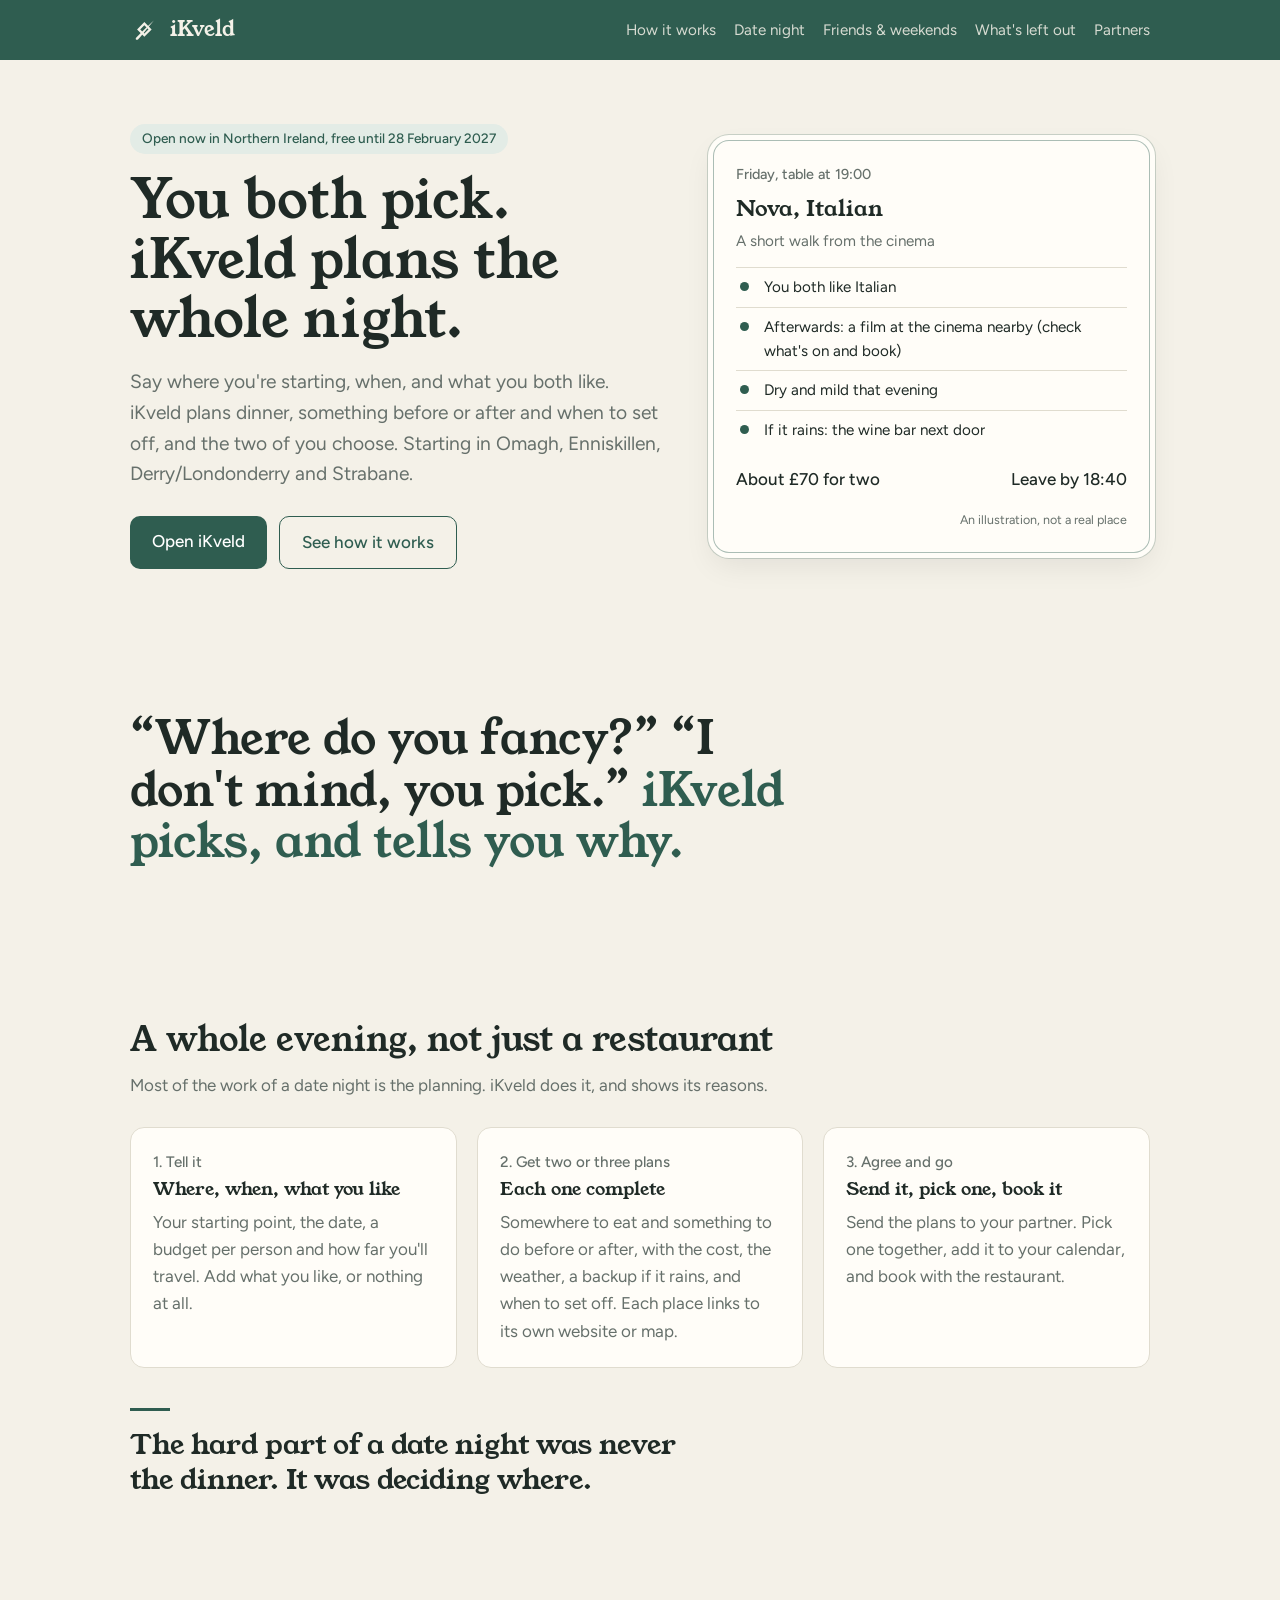
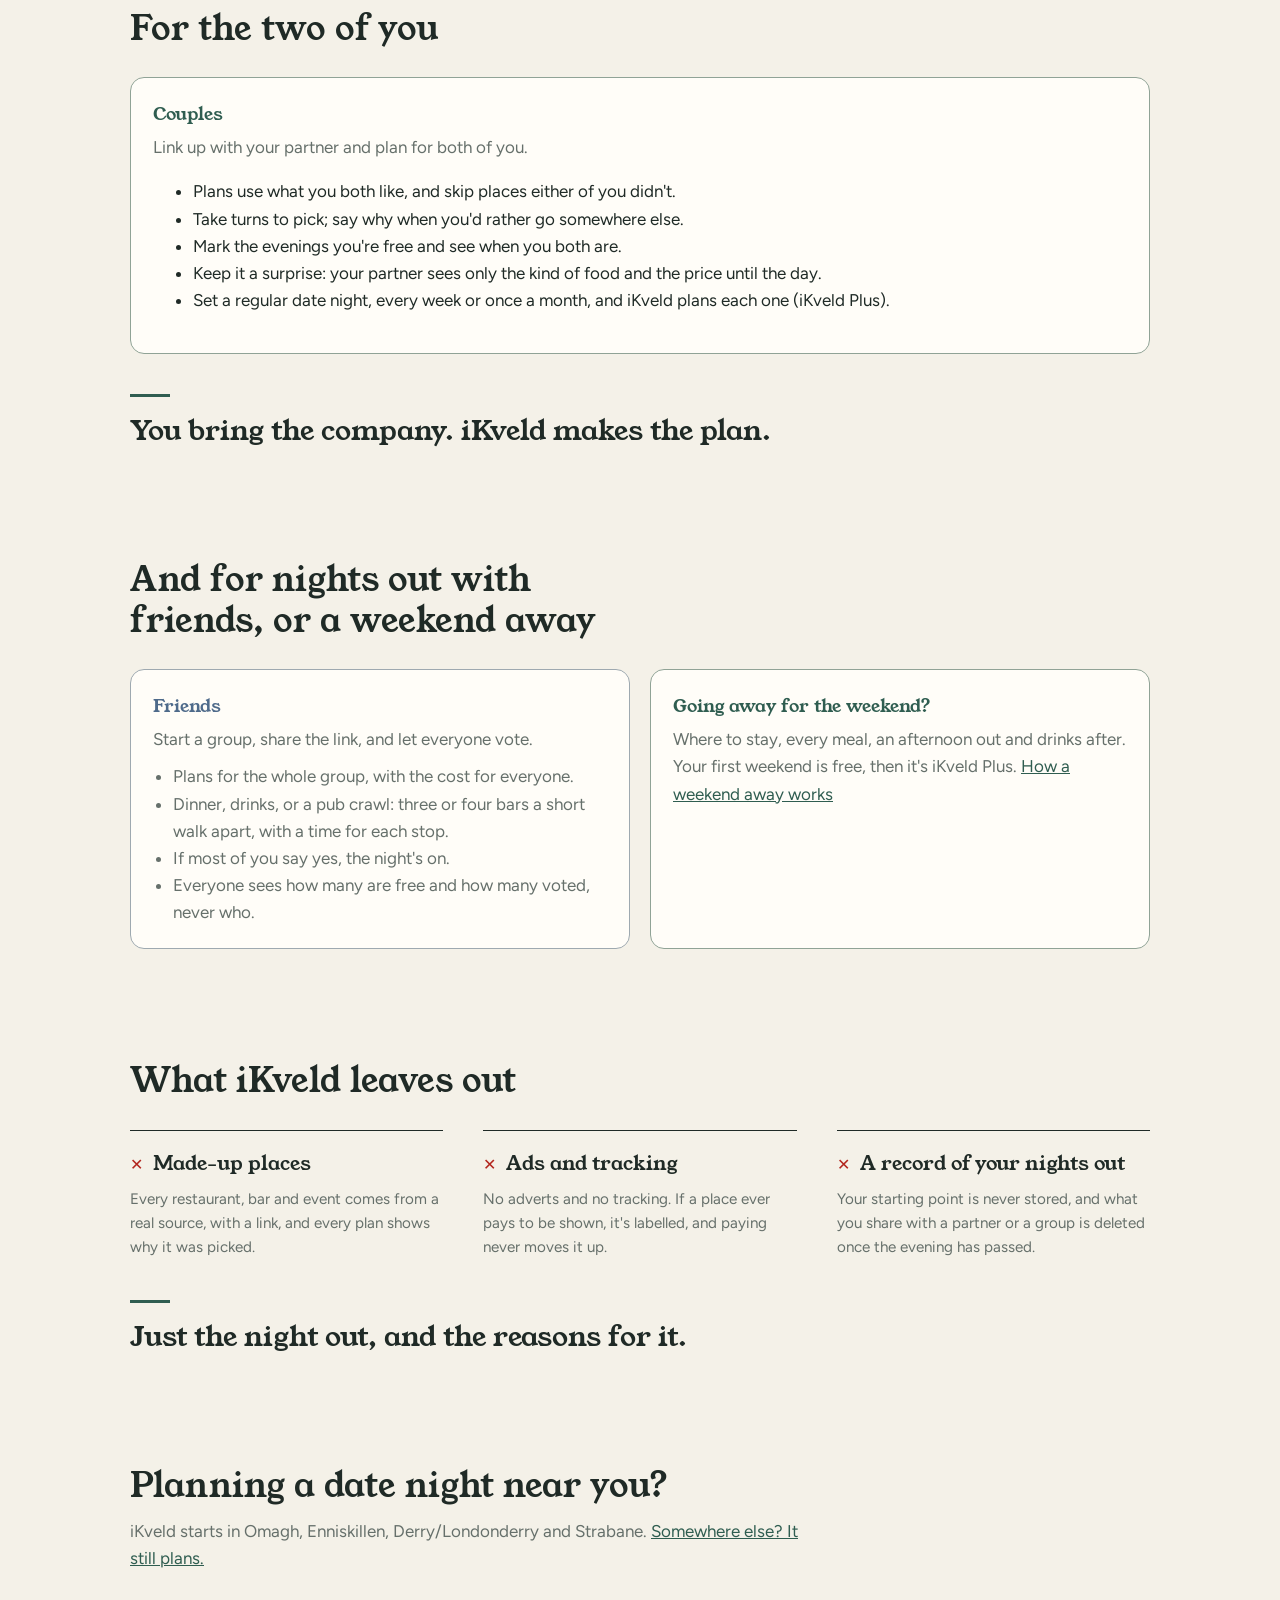
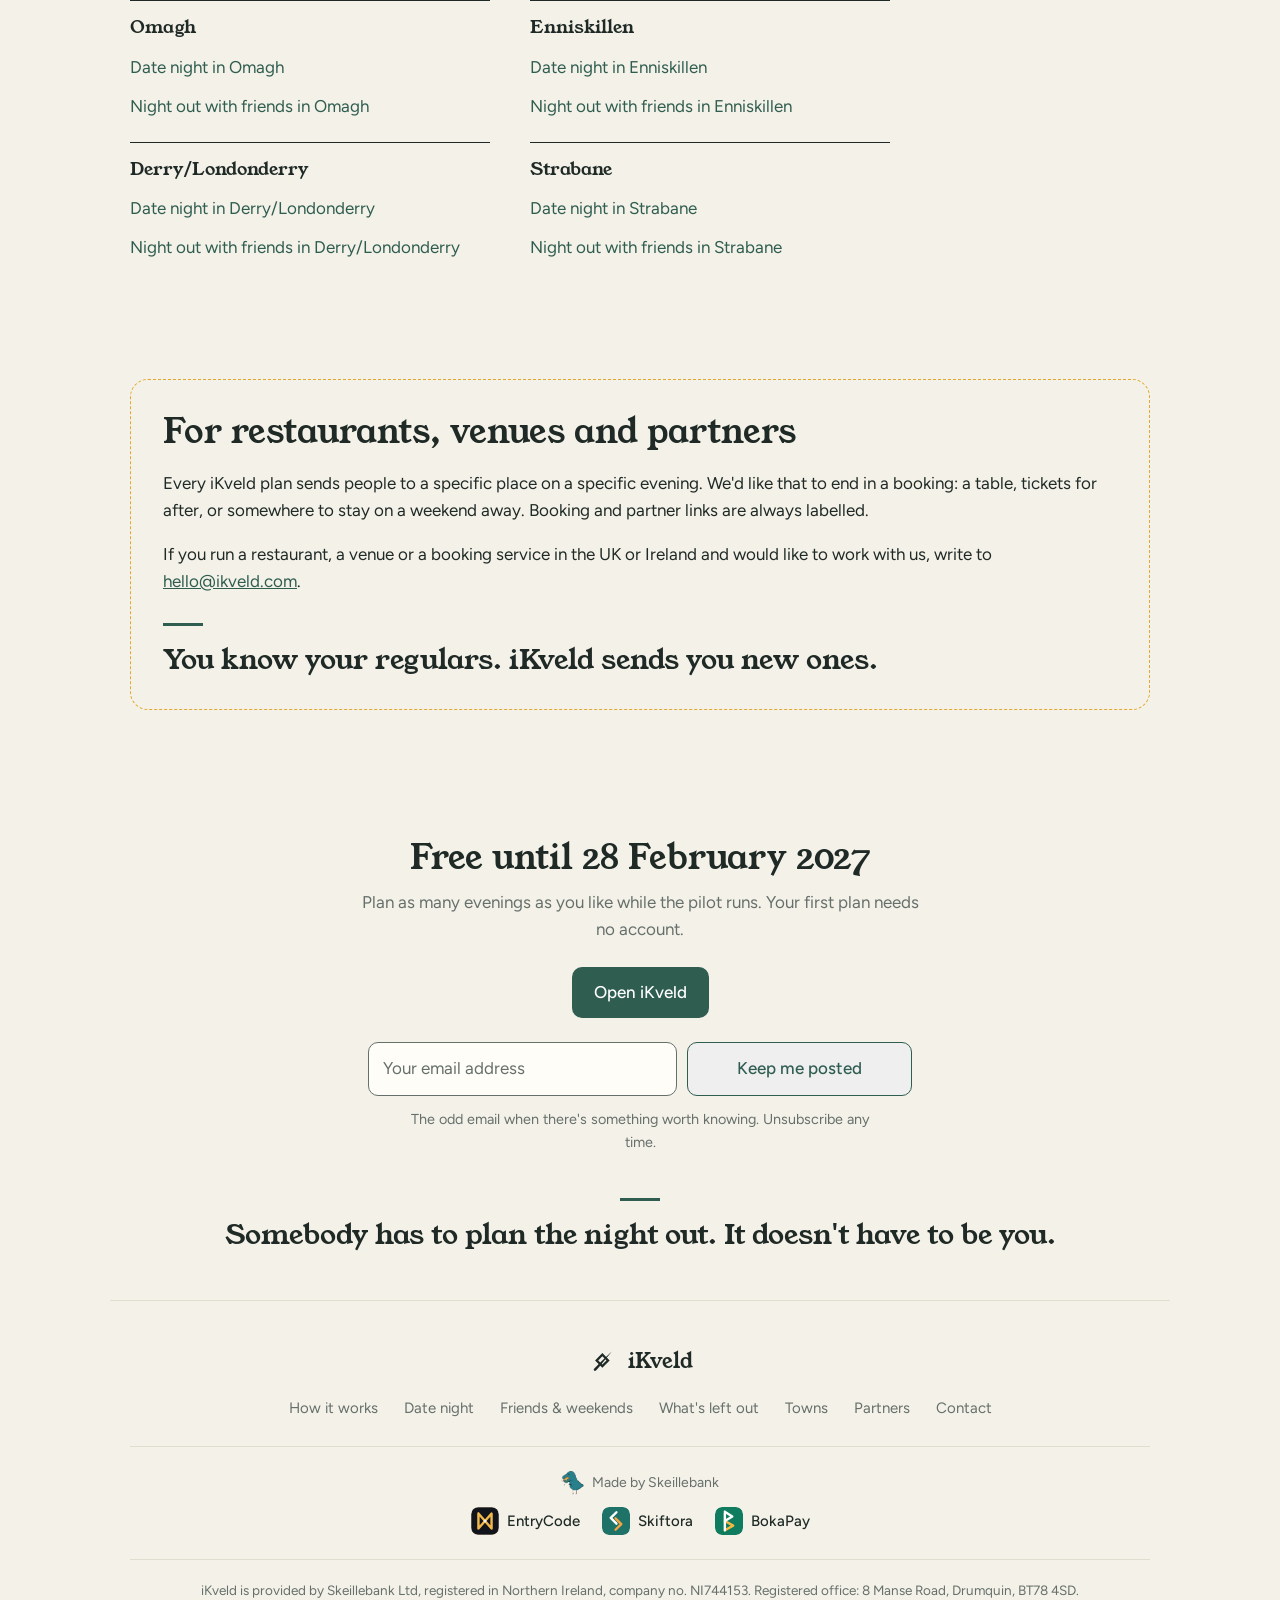
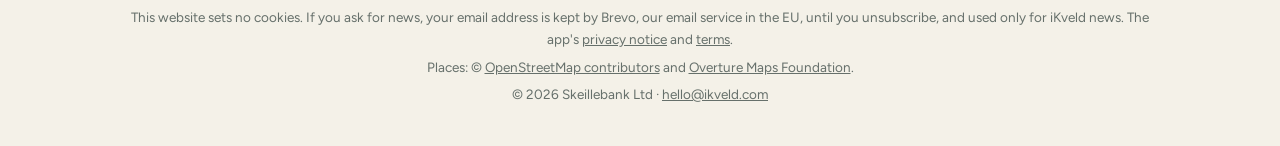
<file: index.html>
<!doctype html>
<html lang="en-GB">
<head>
<meta charset="utf-8">
<meta name="viewport" content="width=device-width, initial-scale=1">
<title>Date night planner: iKveld plans your date night in Omagh, Enniskillen, Derry/Londonderry and Strabane</title>
<meta name="description" content="You both pick. iKveld plans the whole night: where to eat, what to do before or after, the cost, the weather and when to set off. Starting in Omagh, Enniskillen, Derry/Londonderry and Strabane. Nights out with friends too.">
<link rel="icon" href="/favicon.ico" sizes="any">
<link rel="icon" href="/favicon-48.png" type="image/png" sizes="48x48">
<link rel="icon" href="logo.svg" type="image/svg+xml">
<link rel="apple-touch-icon" href="apple-touch-icon.png">
<meta name="theme-color" content="#2F5D50" media="(prefers-color-scheme: light)">
<meta name="theme-color" content="#121816" media="(prefers-color-scheme: dark)">
<link rel="canonical" href="https://ikveld.com/">
<meta property="og:type" content="website">
<meta property="og:site_name" content="iKveld">
<meta property="og:title" content="You both pick. iKveld plans the whole night.">
<meta property="og:description" content="Where to eat, what to do before or after, the cost, the weather and when to set off. For couples, and for nights out with friends.">
<meta property="og:url" content="https://ikveld.com/">
<meta property="og:image" content="https://ikveld.com/icon-512.png">
<meta property="og:locale" content="en_GB">
<!-- Tells search engines who runs this and what it is (schema.org). -->
<script type="application/ld+json">
{
  "@context": "https://schema.org",
  "@graph": [
    {
      "@type": "Organization",
      "@id": "https://ikveld.com/#company",
      "name": "Skeillebank Ltd",
      "url": "https://skeillebank.com/",
      "email": "hello@ikveld.com",
      "address": { "@type": "PostalAddress", "streetAddress": "8 Manse Road", "addressLocality": "Drumquin", "postalCode": "BT78 4SD", "addressRegion": "Northern Ireland", "addressCountry": "GB" }
    },
    {
      "@type": "WebSite",
      "@id": "https://ikveld.com/#website",
      "name": "iKveld",
      "url": "https://ikveld.com/",
      "inLanguage": "en-GB",
      "publisher": { "@id": "https://ikveld.com/#company" }
    },
    {
      "@type": "WebApplication",
      "name": "iKveld",
      "url": "https://app.ikveld.com/",
      "applicationCategory": "LifestyleApplication",
      "operatingSystem": "Any (web browser)",
      "description": "Plans date nights: where to eat, what to do before or after, the cost, the weather and when to set off, for couples to pick together. Also nights out with friends, pub crawls and weekends away.",
      "areaServed": { "@type": "Place", "name": "Northern Ireland" },
      "offers": { "@type": "Offer", "price": "0", "priceCurrency": "GBP" },
      "publisher": { "@id": "https://ikveld.com/#company" }
    }
  ]
}
</script>
<style>
  /* The app's fonts, served from this site (no Google Fonts): Figtree for text, Young Serif for headings. SIL Open Font License, see fonts/OFL-*.txt. */
  @font-face { font-family: "Figtree"; font-weight: 400; font-display: swap; src: url("fonts/figtree-latin-400-normal.woff2") format("woff2"); }
  @font-face { font-family: "Figtree"; font-weight: 500; font-display: swap; src: url("fonts/figtree-latin-500-normal.woff2") format("woff2"); }
  @font-face { font-family: "Figtree"; font-weight: 700; font-display: swap; src: url("fonts/figtree-latin-700-normal.woff2") format("woff2"); }
  @font-face { font-family: "Young Serif"; font-weight: 400; font-display: swap; src: url("fonts/young-serif-latin-400-normal.woff2") format("woff2"); }

  /* The app's looks: blush and wine for dates, midnight and rose in dark mode, teal and coral for friends. */
  :root {
    --bg: #F4F1E8; --surface: #FFFDF8; --bar: #2F5D50; --bar-text: #F4F1E8;
    --text: #1F2A26; --muted: #66706B; --primary: #2F5D50; --on-primary: #FFFFFF;
    --accent: #2F5D50; --line: #E0DCCF; --teal: #4E6A8A; --coral: #B3261E; --pop: #E3A72F; --soft: #E3ECE6;
  }
  @media (prefers-color-scheme: dark) {
    :root {
      --bg: #121816; --surface: #1A2320; --bar: #121816; --bar-text: #E9EEE9;
      --text: #E9EEE9; --muted: #9AA7A1; --primary: #7FB8A4; --on-primary: #0F1A16;
      --accent: #7FB8A4; --line: #2A3631; --teal: #9DB4D3; --coral: #F2A49C; --pop: #F0BE5A; --soft: #22302B;
    }
  }
  * { box-sizing: border-box; }
  html { scroll-behavior: smooth; }
  html, body { overflow-x: clip; }
  /* Focus ring at 3:1 or better: the brand green on the page, the bar's own text colour in the header. */
  :focus-visible { outline: 2.5px solid var(--primary); outline-offset: 2px; }
  .site-header :focus-visible { outline-color: var(--bar-text); }
  body { margin: 0; font-family: Figtree, "Segoe UI", system-ui, sans-serif; font-size: 17px; line-height: 1.6; color: var(--text); background: var(--bg); }
  a { color: var(--primary); }
  .wrap { max-width: 1060px; margin: 0 auto; padding: 0 20px; }

  .site-header { background: var(--bar); color: var(--bar-text); position: sticky; top: 0; z-index: 2; }
  .site-header .wrap { display: flex; align-items: center; gap: 20px; height: 60px; }
  .wordmark { display: flex; align-items: center; gap: 10px; font-weight: 700; font-size: 1.3rem; color: inherit; text-decoration: none; }
  .wordmark svg { width: 30px; height: 30px; }
  .nav { margin-left: auto; display: flex; gap: 18px; font-size: 0.95rem; }
  .nav a { color: inherit; text-decoration: none; opacity: 0.85; }
  .nav a:hover { opacity: 1; text-decoration: underline; }
  @media (max-width: 640px) { .nav { display: none; } }

  .hero { display: grid; grid-template-columns: 1.1fr 0.9fr; gap: 48px; align-items: center; padding: 64px 0 48px; }
  @media (max-width: 860px) { .hero { grid-template-columns: 1fr; padding-top: 40px; } }
  .status { display: inline-block; font-size: 0.85rem; padding: 4px 12px; border-radius: 999px; background: var(--soft); color: var(--primary); font-weight: 500; margin: 0 0 16px; }
  h1 { font-size: clamp(2.2rem, 5vw, 3.4rem); line-height: 1.1; margin: 0 0 18px; letter-spacing: -0.02em; text-wrap: balance; }
  h2 { font-size: clamp(1.6rem, 3vw, 2.1rem); line-height: 1.2; margin: 0 0 12px; letter-spacing: -0.01em; text-wrap: balance; }
  h3 { font-size: 1.1rem; margin: 0 0 6px; }
  .lead { font-size: 1.2rem; color: var(--muted); margin: 0 0 26px; }
  .cta-row { display: flex; flex-wrap: wrap; gap: 12px; }
  .btn { display: inline-block; padding: 12px 22px; border-radius: 10px; font-weight: 500; text-decoration: none; }
  .btn.primary { background: var(--primary); color: var(--on-primary); }
  .btn.ghost { border: 1.5px solid var(--primary); color: var(--primary); }
  .btn:active { transform: translateY(1px); }

  /* An example plan, as the app shows it. */
  .plan { background: var(--surface); border-radius: 16px; padding: 22px; position: relative;
          border: 1px solid color-mix(in srgb, var(--primary) 40%, transparent);
          box-shadow: 0 0 0 5px var(--surface), 0 0 0 6px color-mix(in srgb, var(--primary) 22%, transparent), 0 12px 30px rgba(0,0,0,0.08); }
  .plan .tag { font-size: 0.9rem; font-weight: 500; color: var(--muted); margin: 0 0 6px; }
  .plan .name { font-size: 1.35rem; font-weight: 700; margin: 0; }
  .plan .meta { color: var(--muted); margin: 2px 0 14px; font-size: 0.95rem; }
  .plan ul { list-style: none; margin: 0 0 14px; padding: 0; }
  .plan li { padding: 7px 0 7px 28px; position: relative; border-top: 1px solid var(--line); font-size: 0.95rem; }
  .plan li::before { content: ""; position: absolute; left: 4px; top: 14px; width: 9px; height: 9px; border-radius: 50%; background: var(--accent); }
  .plan .cost { display: flex; justify-content: space-between; font-weight: 500; }
  .plan .example { font-size: 0.78rem; color: var(--muted); margin: 10px 0 0; text-align: right; }

  section { padding: 56px 0; }
  .sec-head { max-width: 680px; margin-bottom: 28px; }
  .sec-head p { color: var(--muted); margin: 0; }
  .grid { display: grid; grid-template-columns: repeat(3, 1fr); gap: 20px; }
  @media (max-width: 860px) { .grid { grid-template-columns: 1fr; } }
  .card { background: var(--surface); border: 1px solid var(--line); border-radius: 14px; padding: 22px; }
  .card p { margin: 0; color: var(--muted); }
  .step { font-size: 0.95rem; font-weight: 500; color: var(--primary); margin: 0 0 6px; }

  .two { display: grid; grid-template-columns: 1fr 1fr; gap: 20px; }
  @media (max-width: 860px) { .two { grid-template-columns: 1fr; } }
  .couple { border-color: color-mix(in srgb, var(--primary) 45%, var(--line)); }
  .friends { border-color: color-mix(in srgb, var(--teal) 45%, var(--line)); }
  .friends h3 { color: var(--teal); }
  .couple h3 { color: var(--primary); }
  .two ul { margin: 10px 0 0; padding-left: 20px; color: var(--muted); }
  .away { margin-top: 20px; border-color: color-mix(in srgb, var(--accent) 45%, var(--line)); }
  .away h3 { color: var(--accent); }
  .two .away { margin-top: 0; }

  .partners { border: 1.5px dashed var(--pop); border-radius: 18px; padding: 32px; }
  .partners .land { margin-top: 28px; }

  /* Layout from the brand voice (voice.md): closing lines, a breathing section, what iKveld leaves out, the Skeillebank family */
  .land { margin: 40px 0 0; font-weight: 700; font-size: clamp(22px, 2.6vw, 28px); line-height: 1.25; letter-spacing: -0.01em; max-width: 28em; text-wrap: balance; }
  .land::before { content: ""; display: block; width: 40px; height: 3px; background: var(--accent); margin-bottom: 16px; }
  section.breath { padding: 96px 0; }
  .breath p { margin: 0; font-weight: 700; font-size: clamp(28px, 4.2vw, 46px); line-height: 1.12; letter-spacing: -0.015em; max-width: 19em; text-wrap: balance; }
  .breath p span { color: var(--accent); }
  .without { list-style: none; margin: 0; padding: 0; display: grid; grid-template-columns: repeat(3, minmax(0, 1fr)); gap: 36px 40px; }
  .without li { border-top: 1.5px solid var(--text); padding-top: 16px; display: grid; gap: 8px; align-content: start; }
  .without h3 { font-size: 1.25rem; margin: 0; display: flex; gap: 10px; align-items: baseline; }
  .without h3::before { content: "✕"; color: var(--coral); font-size: 1rem; }
  .without p { margin: 0; color: var(--muted); font-size: 0.95rem; }
  @media (max-width: 860px) { .without { grid-template-columns: minmax(0, 1fr); gap: 28px; } section.breath { padding: 64px 0; } }

  .last { text-align: center; padding: 72px 0 24px; }
  .last h2 { margin-bottom: 10px; }
  .last p { color: var(--muted); margin: 0 auto 24px; max-width: 34em; }
  .last .land { margin: 44px auto 0; color: var(--text); }
  .last .land::before { margin-inline: auto; }

  /* Footer, centred and stacked like every Skeillebank site: wordmark, page links, the family, then the legal line. */
  footer.sfoot { display: grid; justify-items: center; text-align: center; padding: 44px 20px 40px; margin-top: 24px; border-top: 1px solid var(--line); }
  .sfoot .wordmark { color: var(--text); }
  .sfoot-links { display: flex; flex-wrap: wrap; justify-content: center; gap: 8px 26px; margin-top: 18px; font-size: 15px; }
  .sfoot-links a { color: var(--muted); text-decoration: none; }
  .sfoot-links a:hover { color: var(--text); }
  .family { width: 100%; display: flex; flex-wrap: wrap; justify-content: center; align-items: center; gap: 10px 22px; margin-top: 26px; padding-top: 24px; border-top: 1px solid var(--line); }
  a.family-label { flex-basis: 100%; display: inline-flex; align-items: center; justify-content: center; gap: 8px; margin-bottom: 2px; font-size: 14px; color: var(--muted); text-decoration: none; }
  .family-label img { height: 24px; width: auto; display: block; }
  .family a.fam { display: inline-flex; align-items: center; gap: 8px; color: var(--text); font-weight: 500; font-size: 15px; text-decoration: none; }
  .family a.fam:hover, a.family-label:hover { color: var(--primary); }
  .family a.fam img { width: 28px; height: 28px; border-radius: 7px; display: block; }
  .sfoot-fine { width: 100%; margin-top: 24px; padding-top: 20px; border-top: 1px solid var(--line); display: grid; gap: 6px; font-size: 13.5px; color: var(--muted); }
  .sfoot-fine p { margin: 0; }
  .sfoot-fine a { color: inherit; }
  .towns { display: grid; grid-template-columns: repeat(2, minmax(0, 1fr)); gap: 16px 40px; max-width: 760px; }
  @media (max-width: 560px) { .towns { grid-template-columns: minmax(0, 1fr); } }
  .towns div { border-top: 1.5px solid var(--text); padding-top: 12px; }
  .towns h3 { margin: 0 0 6px; }
  .towns a { display: block; padding: 6px 0; text-decoration: none; }
  .towns a:hover { text-decoration: underline; }

/* Launch signup (Brevo, double opt-in), 17 Nov 2026 */
.vh { position: absolute !important; width: 1px; height: 1px; overflow: hidden; clip: rect(0 0 0 0); white-space: nowrap; }
.signup { max-width: 32em; margin: 0 auto; }
.signup-row { display: flex; flex-wrap: wrap; gap: 10px; }
.signup input[type="email"] { flex: 1 1 15em; min-width: 0; font: inherit; padding: 11px 14px; border-radius: 10px; border: 1.5px solid var(--muted); background: var(--surface); color: var(--text); }
.signup input[type="email"]::placeholder { color: var(--muted); }
.signup button { flex: 1 0 auto; border: 0; font: inherit; font-weight: 500; cursor: pointer; }
.signup button[disabled] { background: var(--line); color: var(--muted); cursor: not-allowed; }
.signup input:focus-visible, .signup button:focus-visible { outline: 2.5px solid var(--primary); outline-offset: 2px; }
.signup .signup-note { font-size: 0.9rem; color: var(--muted); margin: 12px auto 0; }
.signup .signup-msg { margin: 14px auto 0; font-weight: 500; color: var(--text); }
.signup .signup-msg:empty { display: none; }
.signup .signup-msg.ok { display: inline-block; position: relative; padding-left: 34px; text-align: left; }
.signup .signup-msg.ok::before, .signup .signup-msg.ok::after { content: ""; position: absolute; left: 0; top: calc(0.5lh - 11px); width: 22px; height: 22px; }
.signup .signup-msg.ok::before { border-radius: 50%; background: var(--primary); }
.signup .signup-msg.ok::after { background: var(--on-primary); -webkit-mask: url("data:image/svg+xml,%3Csvg xmlns='http://www.w3.org/2000/svg' viewBox='0 0 24 24'%3E%3Cpath d='M9 16.17 4.83 12l-1.42 1.41L9 19 21 7l-1.41-1.41z'/%3E%3C/svg%3E") center / 15px no-repeat; mask: url("data:image/svg+xml,%3Csvg xmlns='http://www.w3.org/2000/svg' viewBox='0 0 24 24'%3E%3Cpath d='M9 16.17 4.83 12l-1.42 1.41L9 19 21 7l-1.41-1.41z'/%3E%3C/svg%3E") center / 15px no-repeat; }
.signup .signup-msg.err { color: var(--coral); }
.signup.done .signup-row, .signup.done .signup-note { display: none; }
/* The good moment: confirmed page */
.joined { padding-top: 96px; }
.joined .mark { width: 64px; height: 64px; margin: 0 auto 22px; border-radius: 50%; background: var(--pop); position: relative; }
.joined .mark::after { content: ""; position: absolute; inset: 0; background: #1F2A26; -webkit-mask: url("data:image/svg+xml,%3Csvg xmlns='http://www.w3.org/2000/svg' viewBox='0 0 24 24'%3E%3Cpath d='M9 16.17 4.83 12l-1.42 1.41L9 19 21 7l-1.41-1.41z'/%3E%3C/svg%3E") center / 38px no-repeat; mask: url("data:image/svg+xml,%3Csvg xmlns='http://www.w3.org/2000/svg' viewBox='0 0 24 24'%3E%3Cpath d='M9 16.17 4.83 12l-1.42 1.41L9 19 21 7l-1.41-1.41z'/%3E%3C/svg%3E") center / 38px no-repeat; }
/* Headings, the wordmark and the big lines in Young Serif, as in the app: one weight, no tightened spacing. Kept last so it wins over the weights set above. */
h1, h2, h3, .wordmark, .land, .breath p, .plan .name, .without h3 { font-family: "Young Serif", Georgia, serif; font-weight: 400; letter-spacing: 0; }
</style>
</head>
<body>
<header class="site-header">
  <div class="wrap">
    <a class="wordmark" href="./" aria-label="iKveld, home">
      <svg viewBox="0 0 200 200" aria-hidden="true"><g fill="currentColor" transform="translate(14.7 15) scale(0.81)"><path d="M 100 40 L 160 100 L 100 160 L 40 100 Z M 100 66 L 66 100 L 100 134 L 134 100 Z"/><g transform="translate(40 176) rotate(-137.4) scale(0.9 1.36)"><path d="M -12 2 C -10 -10 10 -12 12 0 C 10 50 6 105 0 150 C -4 105 -10 50 -12 2 Z"/></g></g></svg>
      iKveld
    </a>
    <nav class="nav" aria-label="Main">
      <a href="#how">How it works</a>
      <a href="#together">Date night</a>
      <a href="#also">Friends &amp; weekends</a>
      <a href="#without">What's left out</a>
      <a href="#partners">Partners</a>
    </nav>
  </div>
</header>

<main class="wrap">
  <div class="hero">
    <div>
      <p class="status">Open now in Northern Ireland, free until 28 February 2027</p>
      <h1>You both pick. iKveld plans the whole night.</h1>
      <p class="lead">Say where you're starting, when, and what you both like. iKveld plans dinner, something before or after and when to set off, and the two of you choose. Starting in Omagh, Enniskillen, Derry/Londonderry and Strabane.</p>
      <div class="cta-row">
        <a class="btn primary" href="https://app.ikveld.com/">Open iKveld</a>
        <a class="btn ghost" href="#how">See how it works</a>
      </div>
    </div>
    <div class="plan" aria-label="An example plan">
      <p class="tag">Friday, table at 19:00</p>
      <p class="name">Nova, Italian</p>
      <p class="meta">A short walk from the cinema</p>
      <ul>
        <li>You both like Italian</li>
        <li>Afterwards: a film at the cinema nearby (check what's on and book)</li>
        <li>Dry and mild that evening</li>
        <li>If it rains: the wine bar next door</li>
      </ul>
      <p class="cost"><span>About £70 for two</span><span>Leave by 18:40</span></p>
      <p class="example">An illustration, not a real place</p>
    </div>
  </div>

  <section class="breath" aria-label="Why iKveld">
    <p>“Where do you fancy?” “I don't mind, you pick.” <span>iKveld picks, and tells you why.</span></p>
  </section>

  <section id="how">
    <div class="sec-head">
      <h2>A whole evening, not just a restaurant</h2>
      <p>Most of the work of a date night is the planning. iKveld does it, and shows its reasons.</p>
    </div>
    <div class="grid">
      <div class="card">
        <p class="step">1. Tell it</p>
        <h3>Where, when, what you like</h3>
        <p>Your starting point, the date, a budget per person and how far you'll travel. Add what you like, or nothing at all.</p>
      </div>
      <div class="card">
        <p class="step">2. Get two or three plans</p>
        <h3>Each one complete</h3>
        <p>Somewhere to eat and something to do before or after, with the cost, the weather, a backup if it rains, and when to set off. Each place links to its own website or map.</p>
      </div>
      <div class="card">
        <p class="step">3. Agree and go</p>
        <h3>Send it, pick one, book it</h3>
        <p>Send the plans to your partner. Pick one together, add it to your calendar, and book with the restaurant.</p>
      </div>
    </div>
    <p class="land">The hard part of a date night was never the dinner. It was deciding where.</p>
  </section>

  <section id="together">
    <div class="sec-head">
      <h2>For the two of you</h2>
    </div>
    <div class="card couple">
      <h3>Couples</h3>
      <p>Link up with your partner and plan for both of you.</p>
      <ul>
        <li>Plans use what you both like, and skip places either of you didn't.</li>
        <li>Take turns to pick; say why when you'd rather go somewhere else.</li>
        <li>Mark the evenings you're free and see when you both are.</li>
        <li>Keep it a surprise: your partner sees only the kind of food and the price until the day.</li>
        <li>Set a regular date night, every week or once a month, and iKveld plans each one (iKveld Plus).</li>
      </ul>
    </div>
    <p class="land">You bring the company. iKveld makes the plan.</p>
  </section>

  <section id="also">
    <div class="sec-head">
      <h2>And for nights out with friends, or a weekend away</h2>
    </div>
    <div class="two">
      <div class="card friends">
        <h3>Friends</h3>
        <p>Start a group, share the link, and let everyone vote.</p>
        <ul>
          <li>Plans for the whole group, with the cost for everyone.</li>
          <li>Dinner, drinks, or a pub crawl: three or four bars a short walk apart, with a time for each stop.</li>
          <li>If most of you say yes, the night's on.</li>
          <li>Everyone sees how many are free and how many voted, never who.</li>
        </ul>
      </div>
      <div class="card away">
        <h3>Going away for the weekend?</h3>
        <p>Where to stay, every meal, an afternoon out and drinks after. Your first weekend is free, then it's iKveld Plus. <a href="weekend-away/">How a weekend away works</a></p>
      </div>
    </div>
  </section>

  <section id="without">
    <div class="sec-head">
      <h2>What iKveld leaves out</h2>
    </div>
    <ul class="without">
      <li>
        <h3>Made-up places</h3>
        <p>Every restaurant, bar and event comes from a real source, with a link, and every plan shows why it was picked.</p>
      </li>
      <li>
        <h3>Ads and tracking</h3>
        <p>No adverts and no tracking. If a place ever pays to be shown, it's labelled, and paying never moves it up.</p>
      </li>
      <li>
        <h3>A record of your nights out</h3>
        <p>Your starting point is never stored, and what you share with a partner or a group is deleted once the evening has passed.</p>
      </li>
    </ul>
    <p class="land">Just the night out, and the reasons for it.</p>
  </section>

  <section id="towns">
    <div class="sec-head">
      <h2>Planning a date night near you?</h2>
      <p>iKveld starts in Omagh, Enniskillen, Derry/Londonderry and Strabane. <a href="your-town/">Somewhere else? It still plans.</a></p>
    </div>
    <div class="towns">
      <div><h3>Omagh</h3><a href="date-night-omagh/">Date night in Omagh</a><a href="night-out-omagh/">Night out with friends in Omagh</a></div>
      <div><h3>Enniskillen</h3><a href="date-night-enniskillen/">Date night in Enniskillen</a><a href="night-out-enniskillen/">Night out with friends in Enniskillen</a></div>
      <div><h3>Derry/Londonderry</h3><a href="date-night-derry/">Date night in Derry/Londonderry</a><a href="night-out-derry/">Night out with friends in Derry/Londonderry</a></div>
      <div><h3>Strabane</h3><a href="date-night-strabane/">Date night in Strabane</a><a href="night-out-strabane/">Night out with friends in Strabane</a></div>
    </div>
  </section>

  <section id="partners">
    <div class="partners">
      <h2>For restaurants, venues and partners</h2>
      <p>Every iKveld plan sends people to a specific place on a specific evening. We'd like that to end in a booking: a table, tickets for after, or somewhere to stay on a weekend away. Booking and partner links are always labelled.</p>
      <p>If you run a restaurant, a venue or a booking service in the UK or Ireland and would like to work with us, write to <a href="mailto:hello@ikveld.com?subject=Partnership">hello@ikveld.com</a>.</p>
      <p class="land">You know your regulars. iKveld sends you new ones.</p>
    </div>
  </section>

  <section class="last" id="launch">
    <h2>Free until 28 February 2027</h2>
    <p>Plan as many evenings as you like while the pilot runs. Your first plan needs no account.</p>
    <p><a class="btn primary" href="https://app.ikveld.com/">Open iKveld</a></p>
    <form class="signup" action="https://3156a3ab.sibforms.com/serve/[base64]" method="POST" data-signup>
      <label class="vh" for="signup-email">Your email address</label>
      <div class="signup-row">
        <input id="signup-email" type="email" name="EMAIL" autocomplete="email" required placeholder="Your email address">
        <button class="btn ghost" type="submit">Keep me posted</button>
      </div>
      <input class="vh" type="text" name="email_address_check" value="" tabindex="-1" autocomplete="off" aria-hidden="true">
      <input type="hidden" name="locale" value="en">
      <p class="signup-note">The odd email when there's something worth knowing. Unsubscribe any time.</p>
      <p class="signup-msg" role="status" aria-live="polite"></p>
    </form>
    <p class="land">Somebody has to plan the night out. It doesn't have to be you.</p>
  </section>
</main>

<footer class="sfoot wrap">
  <a class="wordmark" href="./" aria-label="iKveld, home">
    <svg viewBox="0 0 200 200" aria-hidden="true"><g fill="currentColor" transform="translate(14.7 15) scale(0.81)"><path d="M 100 40 L 160 100 L 100 160 L 40 100 Z M 100 66 L 66 100 L 100 134 L 134 100 Z"/><g transform="translate(40 176) rotate(-137.4) scale(0.9 1.36)"><path d="M -12 2 C -10 -10 10 -12 12 0 C 10 50 6 105 0 150 C -4 105 -10 50 -12 2 Z"/></g></g></svg>
    iKveld
  </a>
  <nav class="sfoot-links" aria-label="Footer">
    <a href="#how">How it works</a>
    <a href="#together">Date night</a>
    <a href="#also">Friends &amp; weekends</a>
    <a href="#without">What's left out</a>
    <a href="#towns">Towns</a>
    <a href="#partners">Partners</a>
    <a href="mailto:hello@ikveld.com">Contact</a>
  </nav>
  <nav class="family" aria-label="Skeillebank products">
    <a class="family-label" href="https://skeillebank.com"><img src="logos/skeillebank.webp" alt="" width="23" height="24">Made by Skeillebank</a>
    <a class="fam" href="https://entrycode.uk"><img src="logos/entrycode.svg" alt="" width="28" height="28">EntryCode</a>
    <a class="fam" href="https://skiftora.com"><img src="logos/skiftora.svg" alt="" width="28" height="28">Skiftora</a>
    <a class="fam" href="https://bokapay.co.uk"><img src="logos/bokapay.svg" alt="" width="28" height="28">BokaPay</a>
  </nav>
  <div class="sfoot-fine">
    <p>iKveld is provided by Skeillebank Ltd, registered in Northern Ireland, company no. NI744153. Registered office: 8 Manse Road, Drumquin, BT78 4SD.</p>
    <p>This website sets no cookies. If you ask for news, your email address is kept by Brevo, our email service in the EU, until you unsubscribe, and used only for iKveld news. The app's <a href="https://app.ikveld.com/privacy">privacy notice</a> and <a href="https://app.ikveld.com/terms">terms</a>.</p>
    <p>Places: © <a href="https://www.openstreetmap.org/copyright" rel="noopener noreferrer nofollow">OpenStreetMap contributors</a> and <a href="https://overturemaps.org" rel="noopener noreferrer nofollow">Overture Maps Foundation</a>.</p>
    <p>© 2026 Skeillebank Ltd · <a href="mailto:hello@ikveld.com">hello@ikveld.com</a></p>
  </div>
</footer>
<script src="signup.js" defer></script>
</body>
</html>
</file>
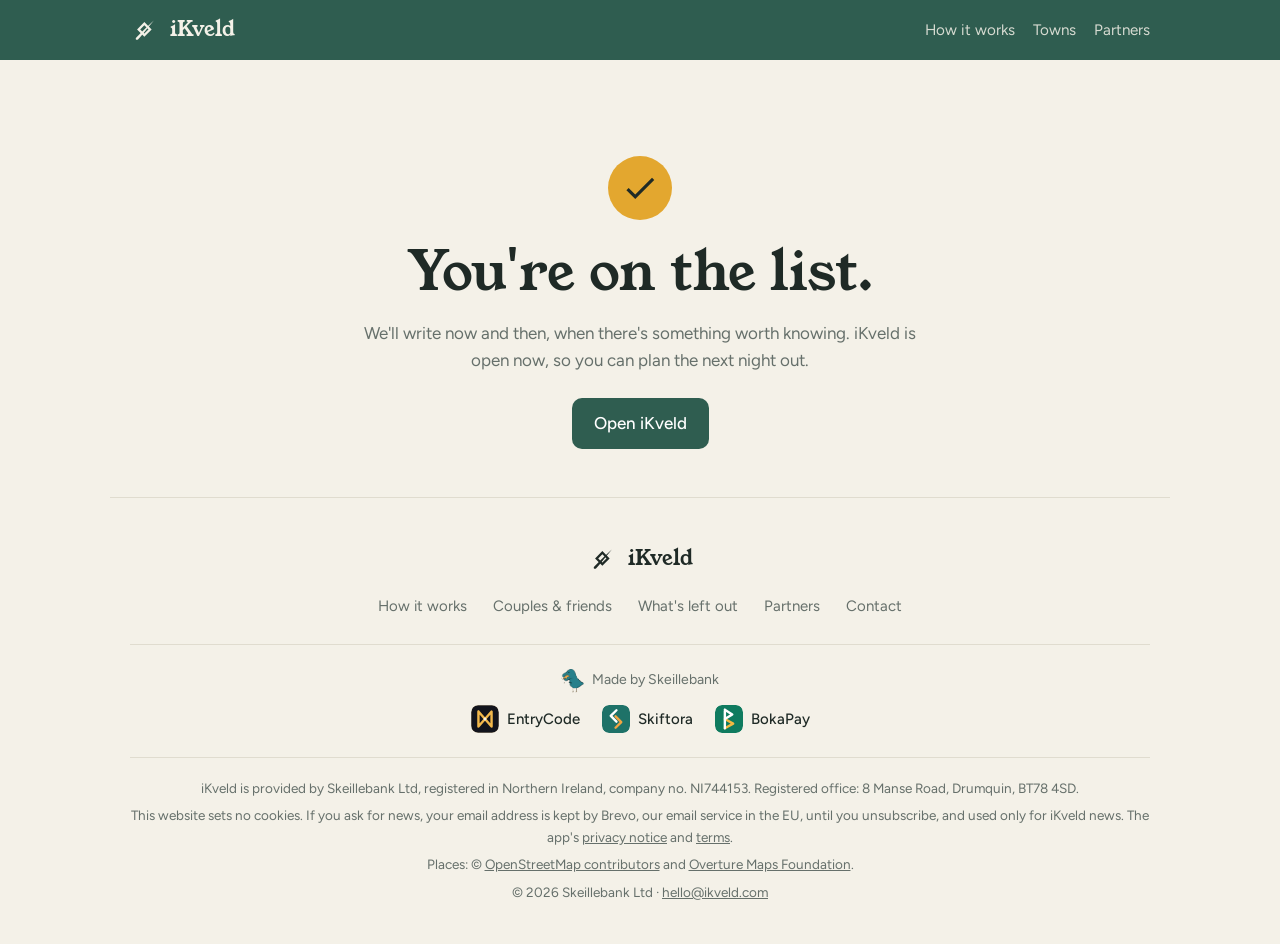
<file: confirmed/index.html>
<!doctype html>
<html lang="en-GB">
<head>
<meta charset="utf-8">
<meta name="viewport" content="width=device-width, initial-scale=1">
<title>You're on the list | iKveld</title>
<meta name="description" content="You're on iKveld's email list.">
<meta name="robots" content="noindex">
<link rel="icon" href="/favicon.ico" sizes="any">
<link rel="icon" href="/favicon-48.png" type="image/png" sizes="48x48">
<link rel="icon" href="../logo.svg" type="image/svg+xml">
<link rel="apple-touch-icon" href="../apple-touch-icon.png">
<meta name="theme-color" content="#2F5D50" media="(prefers-color-scheme: light)">
<meta name="theme-color" content="#121816" media="(prefers-color-scheme: dark)">
<link rel="stylesheet" href="../site.css">
</head>
<body>
<header class="site-header">
  <div class="wrap">
    <a class="wordmark" href="../" aria-label="iKveld, home">
      <svg viewBox="0 0 200 200" aria-hidden="true"><g fill="currentColor" transform="translate(14.7 15) scale(0.81)"><path d="M 100 40 L 160 100 L 100 160 L 40 100 Z M 100 66 L 66 100 L 100 134 L 134 100 Z"/><g transform="translate(40 176) rotate(-137.4) scale(0.9 1.36)"><path d="M -12 2 C -10 -10 10 -12 12 0 C 10 50 6 105 0 150 C -4 105 -10 50 -12 2 Z"/></g></g></svg>
      iKveld
    </a>
    <nav class="nav" aria-label="Main">
      <a href="../#how">How it works</a>
      <a href="../your-town/#towns">Towns</a>
      <a href="../#partners">Partners</a>
    </nav>
  </div>
</header>

<main class="wrap">
  <section class="last joined">
    <div class="mark" aria-hidden="true"></div>
    <h1>You're on the list.</h1>
    <p>We'll write now and then, when there's something worth knowing. iKveld is open now, so you can plan the next night out.</p>
    <a class="btn primary" href="https://app.ikveld.com/">Open iKveld</a>
  </section>
</main>

<footer class="sfoot wrap">
  <a class="wordmark" href="../" aria-label="iKveld, home">
    <svg viewBox="0 0 200 200" aria-hidden="true"><g fill="currentColor" transform="translate(14.7 15) scale(0.81)"><path d="M 100 40 L 160 100 L 100 160 L 40 100 Z M 100 66 L 66 100 L 100 134 L 134 100 Z"/><g transform="translate(40 176) rotate(-137.4) scale(0.9 1.36)"><path d="M -12 2 C -10 -10 10 -12 12 0 C 10 50 6 105 0 150 C -4 105 -10 50 -12 2 Z"/></g></g></svg>
    iKveld
  </a>
  <nav class="sfoot-links" aria-label="Footer">
    <a href="../#how">How it works</a>
    <a href="../#together">Couples &amp; friends</a>
    <a href="../#without">What's left out</a>
    <a href="../#partners">Partners</a>
    <a href="mailto:hello@ikveld.com">Contact</a>
  </nav>
  <nav class="family" aria-label="Skeillebank products">
    <a class="family-label" href="https://skeillebank.com"><img src="../logos/skeillebank.webp" alt="" width="23" height="24">Made by Skeillebank</a>
    <a class="fam" href="https://entrycode.uk"><img src="../logos/entrycode.svg" alt="" width="28" height="28">EntryCode</a>
    <a class="fam" href="https://skiftora.com"><img src="../logos/skiftora.svg" alt="" width="28" height="28">Skiftora</a>
    <a class="fam" href="https://bokapay.co.uk"><img src="../logos/bokapay.svg" alt="" width="28" height="28">BokaPay</a>
  </nav>
  <div class="sfoot-fine">
    <p>iKveld is provided by Skeillebank Ltd, registered in Northern Ireland, company no. NI744153. Registered office: 8 Manse Road, Drumquin, BT78 4SD.</p>
    <p>This website sets no cookies. If you ask for news, your email address is kept by Brevo, our email service in the EU, until you unsubscribe, and used only for iKveld news. The app's <a href="https://app.ikveld.com/privacy">privacy notice</a> and <a href="https://app.ikveld.com/terms">terms</a>.</p>
    <p>Places: © <a href="https://www.openstreetmap.org/copyright" rel="noopener noreferrer nofollow">OpenStreetMap contributors</a> and <a href="https://overturemaps.org" rel="noopener noreferrer nofollow">Overture Maps Foundation</a>.</p>
    <p>© 2026 Skeillebank Ltd · <a href="mailto:hello@ikveld.com">hello@ikveld.com</a></p>
  </div>
</footer>
</body>
</html>
</file>
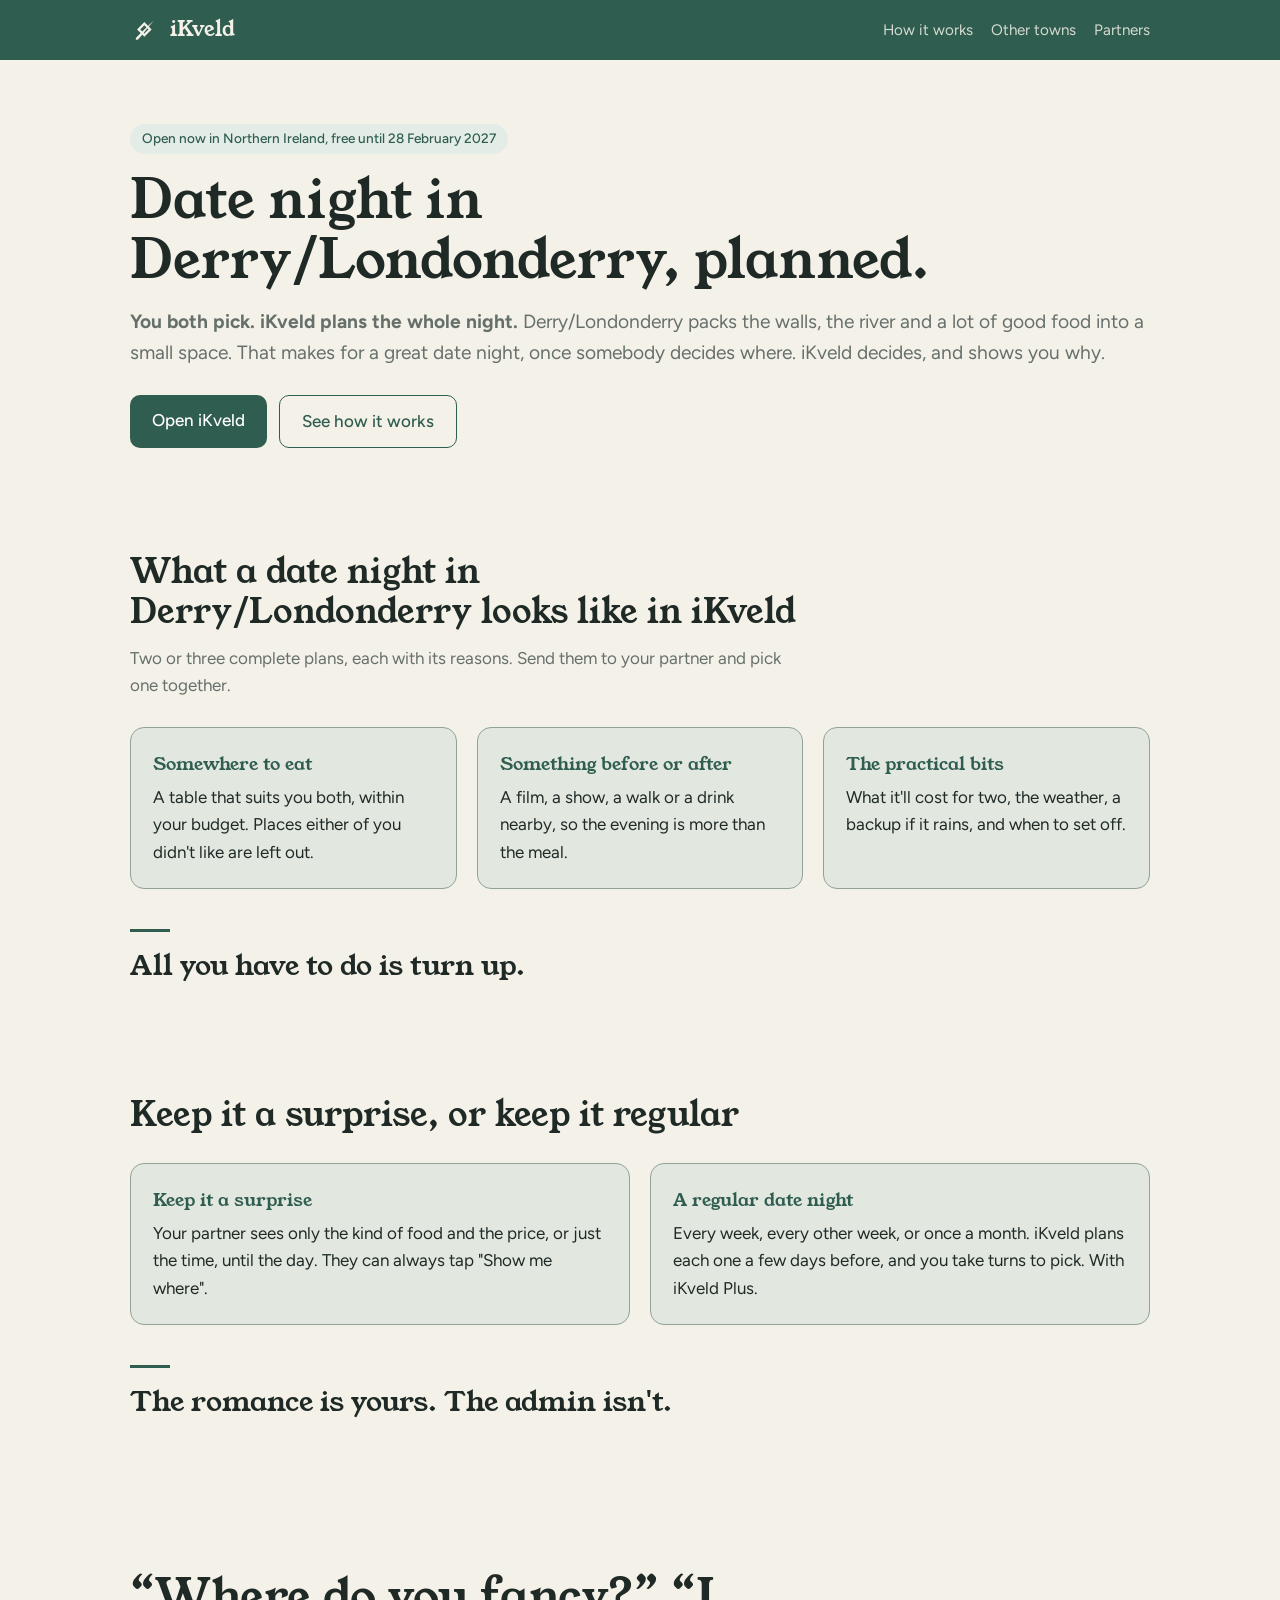
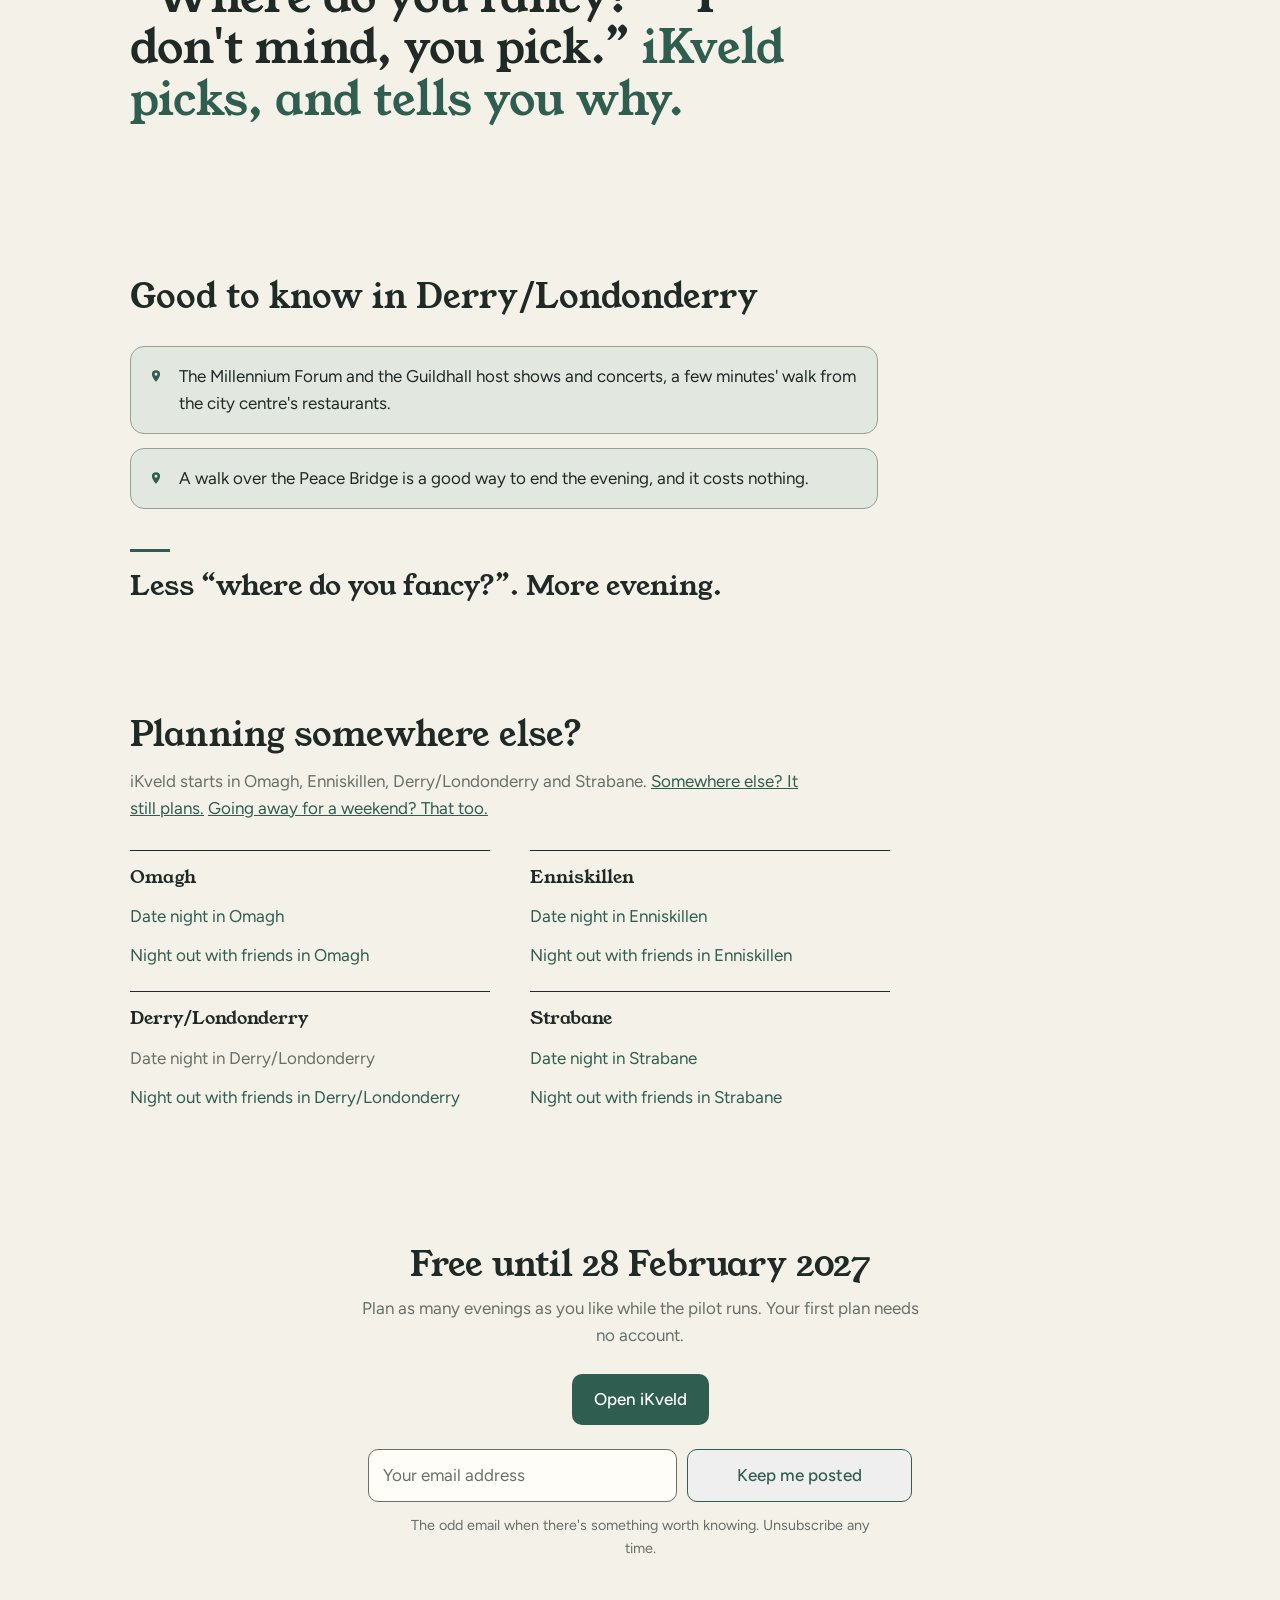
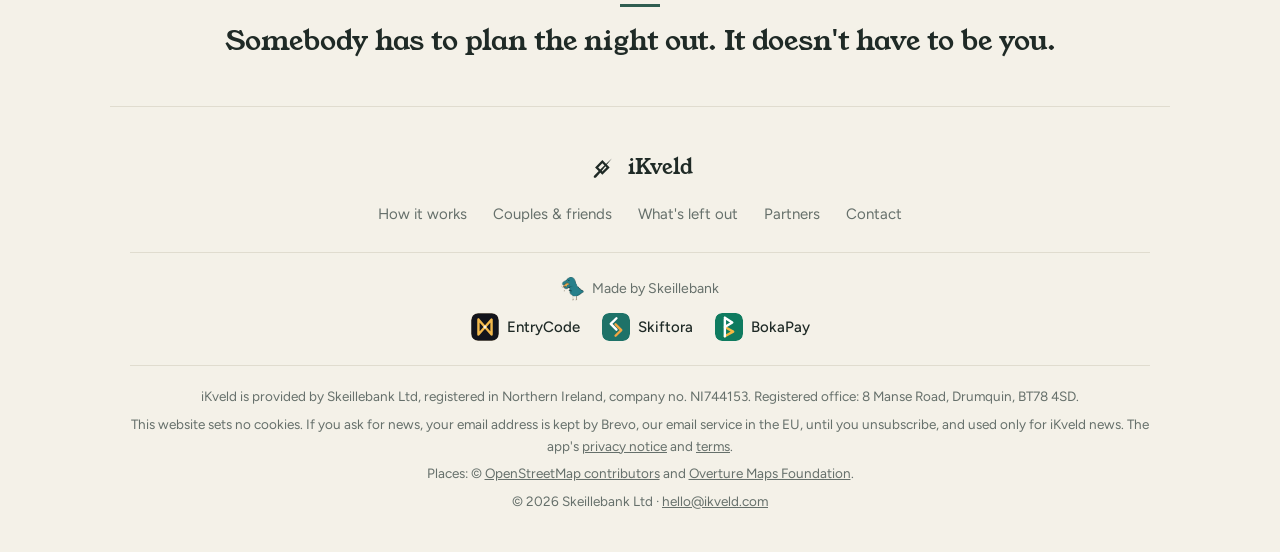
<file: date-night-derry/index.html>
<!doctype html>
<html lang="en-GB">
<head>
<meta charset="utf-8">
<meta name="viewport" content="width=device-width, initial-scale=1">
<title>Date night in Derry/Londonderry, planned | iKveld</title>
<meta name="description" content="You both pick. iKveld plans the whole night. Date night ideas in Derry/Londonderry: somewhere to eat, something to do before or after, the cost for two, the weather and when to set off. iKveld plans the evening, free until 28 February 2027.">
<link rel="icon" href="/favicon.ico" sizes="any">
<link rel="icon" href="/favicon-48.png" type="image/png" sizes="48x48">
<link rel="icon" href="../logo.svg" type="image/svg+xml">
<link rel="apple-touch-icon" href="../apple-touch-icon.png">
<meta name="theme-color" content="#2F5D50" media="(prefers-color-scheme: light)">
<meta name="theme-color" content="#121816" media="(prefers-color-scheme: dark)">
<link rel="canonical" href="https://ikveld.com/date-night-derry/">
<meta property="og:type" content="website">
<meta property="og:site_name" content="iKveld">
<meta property="og:title" content="Date night in Derry/Londonderry, planned.">
<meta property="og:description" content="You both pick. iKveld plans the whole night. Date night ideas in Derry/Londonderry: somewhere to eat, something to do before or after, the cost for two, the weather and when to set off. iKveld plans the evening, free until 28 February 2027.">
<meta property="og:url" content="https://ikveld.com/date-night-derry/">
<meta property="og:image" content="https://ikveld.com/icon-512.png">
<meta property="og:locale" content="en_GB">
<link rel="stylesheet" href="../site.css">
</head>
<body>
<header class="site-header">
  <div class="wrap">
    <a class="wordmark" href="../" aria-label="iKveld, home">
      <svg viewBox="0 0 200 200" aria-hidden="true"><g fill="currentColor" transform="translate(14.7 15) scale(0.81)"><path d="M 100 40 L 160 100 L 100 160 L 40 100 Z M 100 66 L 66 100 L 100 134 L 134 100 Z"/><g transform="translate(40 176) rotate(-137.4) scale(0.9 1.36)"><path d="M -12 2 C -10 -10 10 -12 12 0 C 10 50 6 105 0 150 C -4 105 -10 50 -12 2 Z"/></g></g></svg>
      iKveld
    </a>
    <nav class="nav" aria-label="Main">
      <a href="../#how">How it works</a>
      <a href="#towns">Other towns</a>
      <a href="../#partners">Partners</a>
    </nav>
  </div>
</header>

<main class="wrap">
  <div class="hero" style="grid-template-columns: 1fr;">
    <div>
      <p class="status">Open now in Northern Ireland, free until 28 February 2027</p>
      <h1>Date night in Derry/Londonderry, planned.</h1>
      <p class="lead"><strong>You both pick. iKveld plans the whole night.</strong> Derry/Londonderry packs the walls, the river and a lot of good food into a small space. That makes for a great date night, once somebody decides where. iKveld decides, and shows you why.</p>
      <div class="cta-row">
        <a class="btn primary" href="https://app.ikveld.com/">Open iKveld</a>
        <a class="btn ghost" href="../#how">See how it works</a>
      </div>
    </div>
  </div>

  <section>
    <div class="sec-head">
      <h2>What a date night in Derry/Londonderry looks like in iKveld</h2>
      <p>Two or three complete plans, each with its reasons. Send them to your partner and pick one together.</p>
    </div>
    <div class="grid">
      <div class="card">
        <h3>Somewhere to eat</h3>
        <p>A table that suits you both, within your budget. Places either of you didn&#x27;t like are left out.</p>
      </div>
      <div class="card">
        <h3>Something before or after</h3>
        <p>A film, a show, a walk or a drink nearby, so the evening is more than the meal.</p>
      </div>
      <div class="card">
        <h3>The practical bits</h3>
        <p>What it&#x27;ll cost for two, the weather, a backup if it rains, and when to set off.</p>
      </div>
    </div>
    <p class="land">All you have to do is turn up.</p>
  </section>

  <section>
    <div class="sec-head">
      <h2>Keep it a surprise, or keep it regular</h2>
    </div>
    <div class="grid two">
      <div class="card">
        <h3>Keep it a surprise</h3>
        <p>Your partner sees only the kind of food and the price, or just the time, until the day. They can always tap "Show me where".</p>
      </div>
      <div class="card">
        <h3>A regular date night</h3>
        <p>Every week, every other week, or once a month. iKveld plans each one a few days before, and you take turns to pick. With iKveld Plus.</p>
      </div>
    </div>
    <p class="land">The romance is yours. The admin isn't.</p>
  </section>

  <section class="breath" aria-label="Why iKveld">
    <p>“Where do you fancy?” “I don&#x27;t mind, you pick.” <span>iKveld picks, and tells you why.</span></p>
  </section>

  <section>
    <div class="sec-head">
      <h2>Good to know in Derry/Londonderry</h2>
    </div>
    <ul class="notes">
      <li>The Millennium Forum and the Guildhall host shows and concerts, a few minutes&#x27; walk from the city centre&#x27;s restaurants.</li>
      <li>A walk over the Peace Bridge is a good way to end the evening, and it costs nothing.</li>
    </ul>
    <p class="land">Less “where do you fancy?”. More evening.</p>
  </section>

  <section id="towns">
    <div class="sec-head">
      <h2>Planning somewhere else?</h2>
      <p>iKveld starts in Omagh, Enniskillen, Derry/Londonderry and Strabane. <a href="../your-town/">Somewhere else? It still plans.</a> <a href="../weekend-away/">Going away for a weekend? That too.</a></p>
    </div>
<div class="towns">
  <div><h3>Omagh</h3>
    <a href="../date-night-omagh/">Date night in Omagh</a>
    <a href="../night-out-omagh/">Night out with friends in Omagh</a>
  </div>
  <div><h3>Enniskillen</h3>
    <a href="../date-night-enniskillen/">Date night in Enniskillen</a>
    <a href="../night-out-enniskillen/">Night out with friends in Enniskillen</a>
  </div>
  <div><h3>Derry/Londonderry</h3>
    <a href="../date-night-derry/" aria-current="page">Date night in Derry/Londonderry</a>
    <a href="../night-out-derry/">Night out with friends in Derry/Londonderry</a>
  </div>
  <div><h3>Strabane</h3>
    <a href="../date-night-strabane/">Date night in Strabane</a>
    <a href="../night-out-strabane/">Night out with friends in Strabane</a>
  </div>
</div>
  </section>

  <section class="last" id="launch">
    <h2>Free until 28 February 2027</h2>
    <p>Plan as many evenings as you like while the pilot runs. Your first plan needs no account.</p>
    <p><a class="btn primary" href="https://app.ikveld.com/">Open iKveld</a></p>
    <form class="signup" action="https://3156a3ab.sibforms.com/serve/[base64]" method="POST" data-signup>
      <label class="vh" for="signup-email">Your email address</label>
      <div class="signup-row">
        <input id="signup-email" type="email" name="EMAIL" autocomplete="email" required placeholder="Your email address">
        <button class="btn ghost" type="submit">Keep me posted</button>
      </div>
      <input class="vh" type="text" name="email_address_check" value="" tabindex="-1" autocomplete="off" aria-hidden="true">
      <input type="hidden" name="locale" value="en">
      <p class="signup-note">The odd email when there's something worth knowing. Unsubscribe any time.</p>
      <p class="signup-msg" role="status" aria-live="polite"></p>
    </form>
    <p class="land">Somebody has to plan the night out. It doesn't have to be you.</p>
  </section>
</main>

<footer class="sfoot wrap">
  <a class="wordmark" href="../" aria-label="iKveld, home">
    <svg viewBox="0 0 200 200" aria-hidden="true"><g fill="currentColor" transform="translate(14.7 15) scale(0.81)"><path d="M 100 40 L 160 100 L 100 160 L 40 100 Z M 100 66 L 66 100 L 100 134 L 134 100 Z"/><g transform="translate(40 176) rotate(-137.4) scale(0.9 1.36)"><path d="M -12 2 C -10 -10 10 -12 12 0 C 10 50 6 105 0 150 C -4 105 -10 50 -12 2 Z"/></g></g></svg>
    iKveld
  </a>
  <nav class="sfoot-links" aria-label="Footer">
    <a href="../#how">How it works</a>
    <a href="../#together">Couples &amp; friends</a>
    <a href="../#without">What's left out</a>
    <a href="../#partners">Partners</a>
    <a href="mailto:hello@ikveld.com">Contact</a>
  </nav>
  <nav class="family" aria-label="Skeillebank products">
    <a class="family-label" href="https://skeillebank.com"><img src="../logos/skeillebank.webp" alt="" width="23" height="24">Made by Skeillebank</a>
    <a class="fam" href="https://entrycode.uk"><img src="../logos/entrycode.svg" alt="" width="28" height="28">EntryCode</a>
    <a class="fam" href="https://skiftora.com"><img src="../logos/skiftora.svg" alt="" width="28" height="28">Skiftora</a>
    <a class="fam" href="https://bokapay.co.uk"><img src="../logos/bokapay.svg" alt="" width="28" height="28">BokaPay</a>
  </nav>
  <div class="sfoot-fine">
    <p>iKveld is provided by Skeillebank Ltd, registered in Northern Ireland, company no. NI744153. Registered office: 8 Manse Road, Drumquin, BT78 4SD.</p>
    <p>This website sets no cookies. If you ask for news, your email address is kept by Brevo, our email service in the EU, until you unsubscribe, and used only for iKveld news. The app's <a href="https://app.ikveld.com/privacy">privacy notice</a> and <a href="https://app.ikveld.com/terms">terms</a>.</p>
    <p>Places: © <a href="https://www.openstreetmap.org/copyright" rel="noopener noreferrer nofollow">OpenStreetMap contributors</a> and <a href="https://overturemaps.org" rel="noopener noreferrer nofollow">Overture Maps Foundation</a>.</p>
    <p>© 2026 Skeillebank Ltd · <a href="mailto:hello@ikveld.com">hello@ikveld.com</a></p>
  </div>
</footer>
<script src="../signup.js" defer></script>
</body>
</html>
</file>
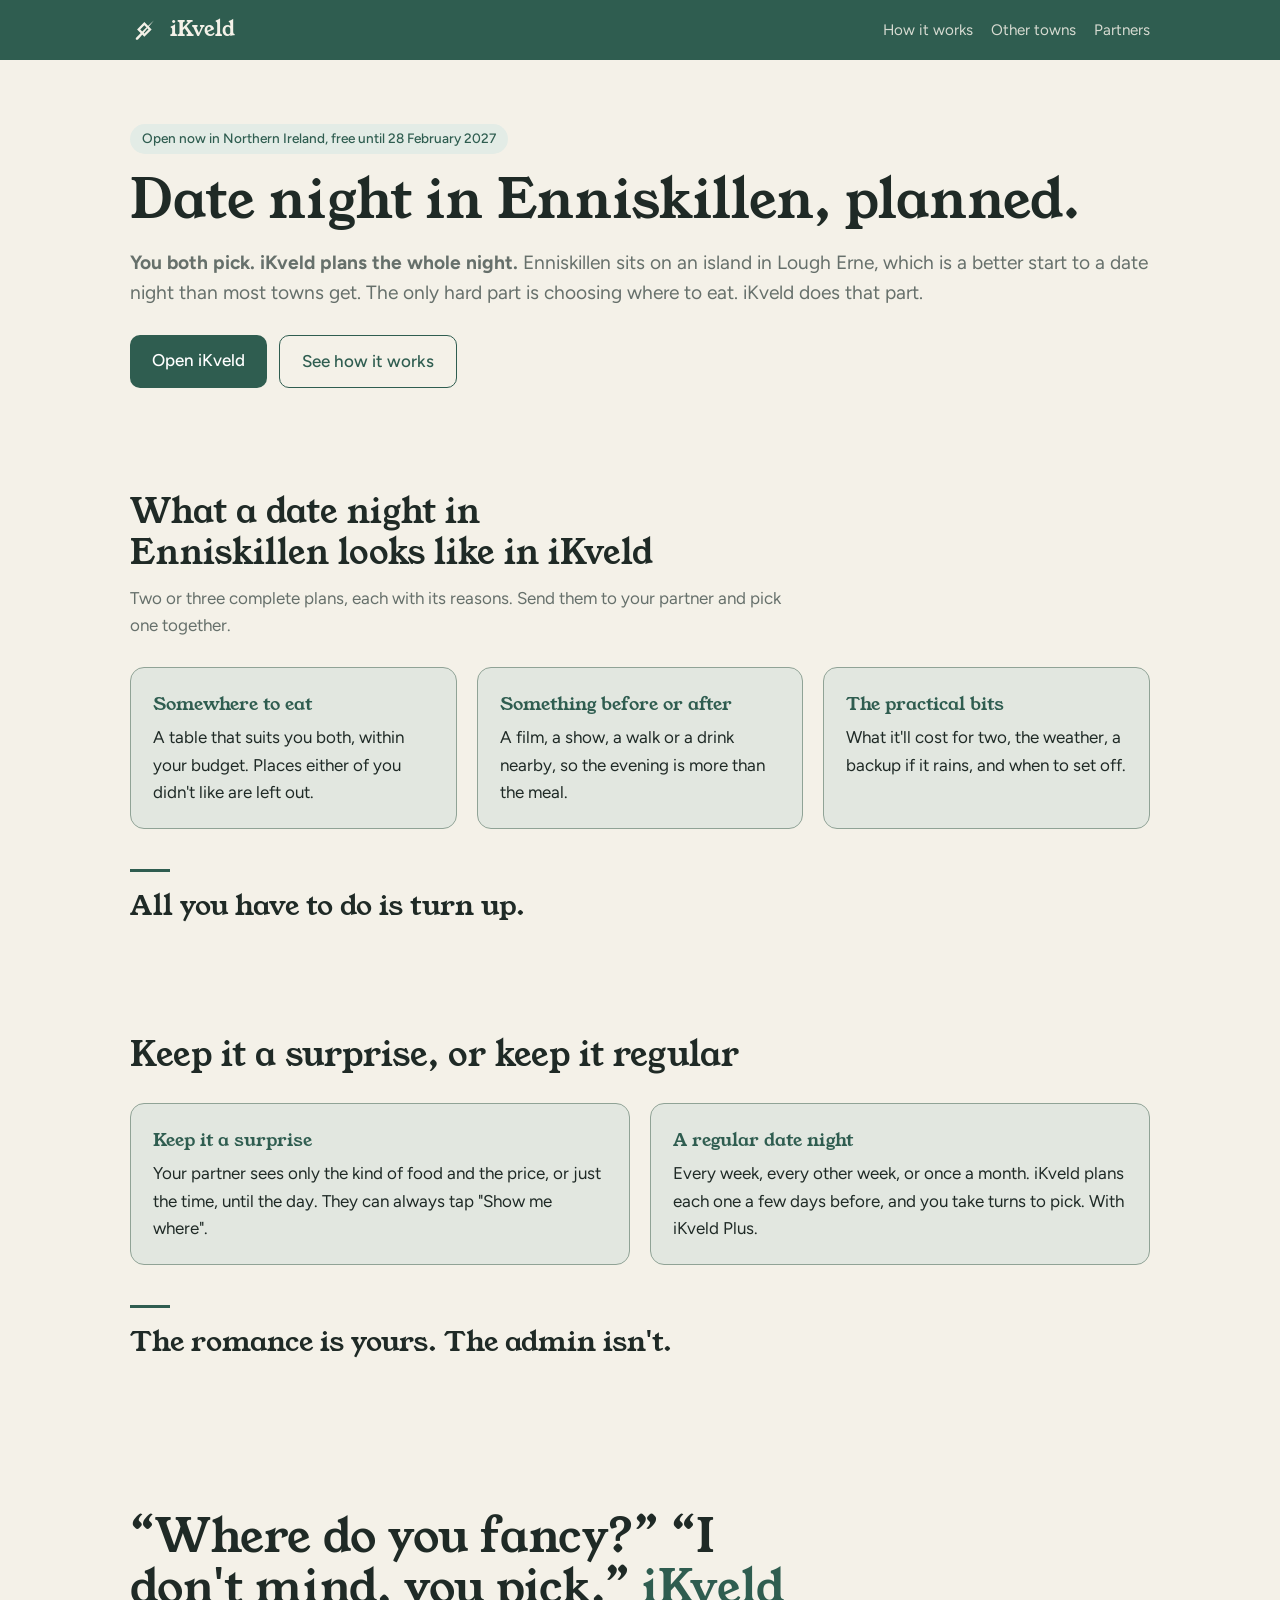
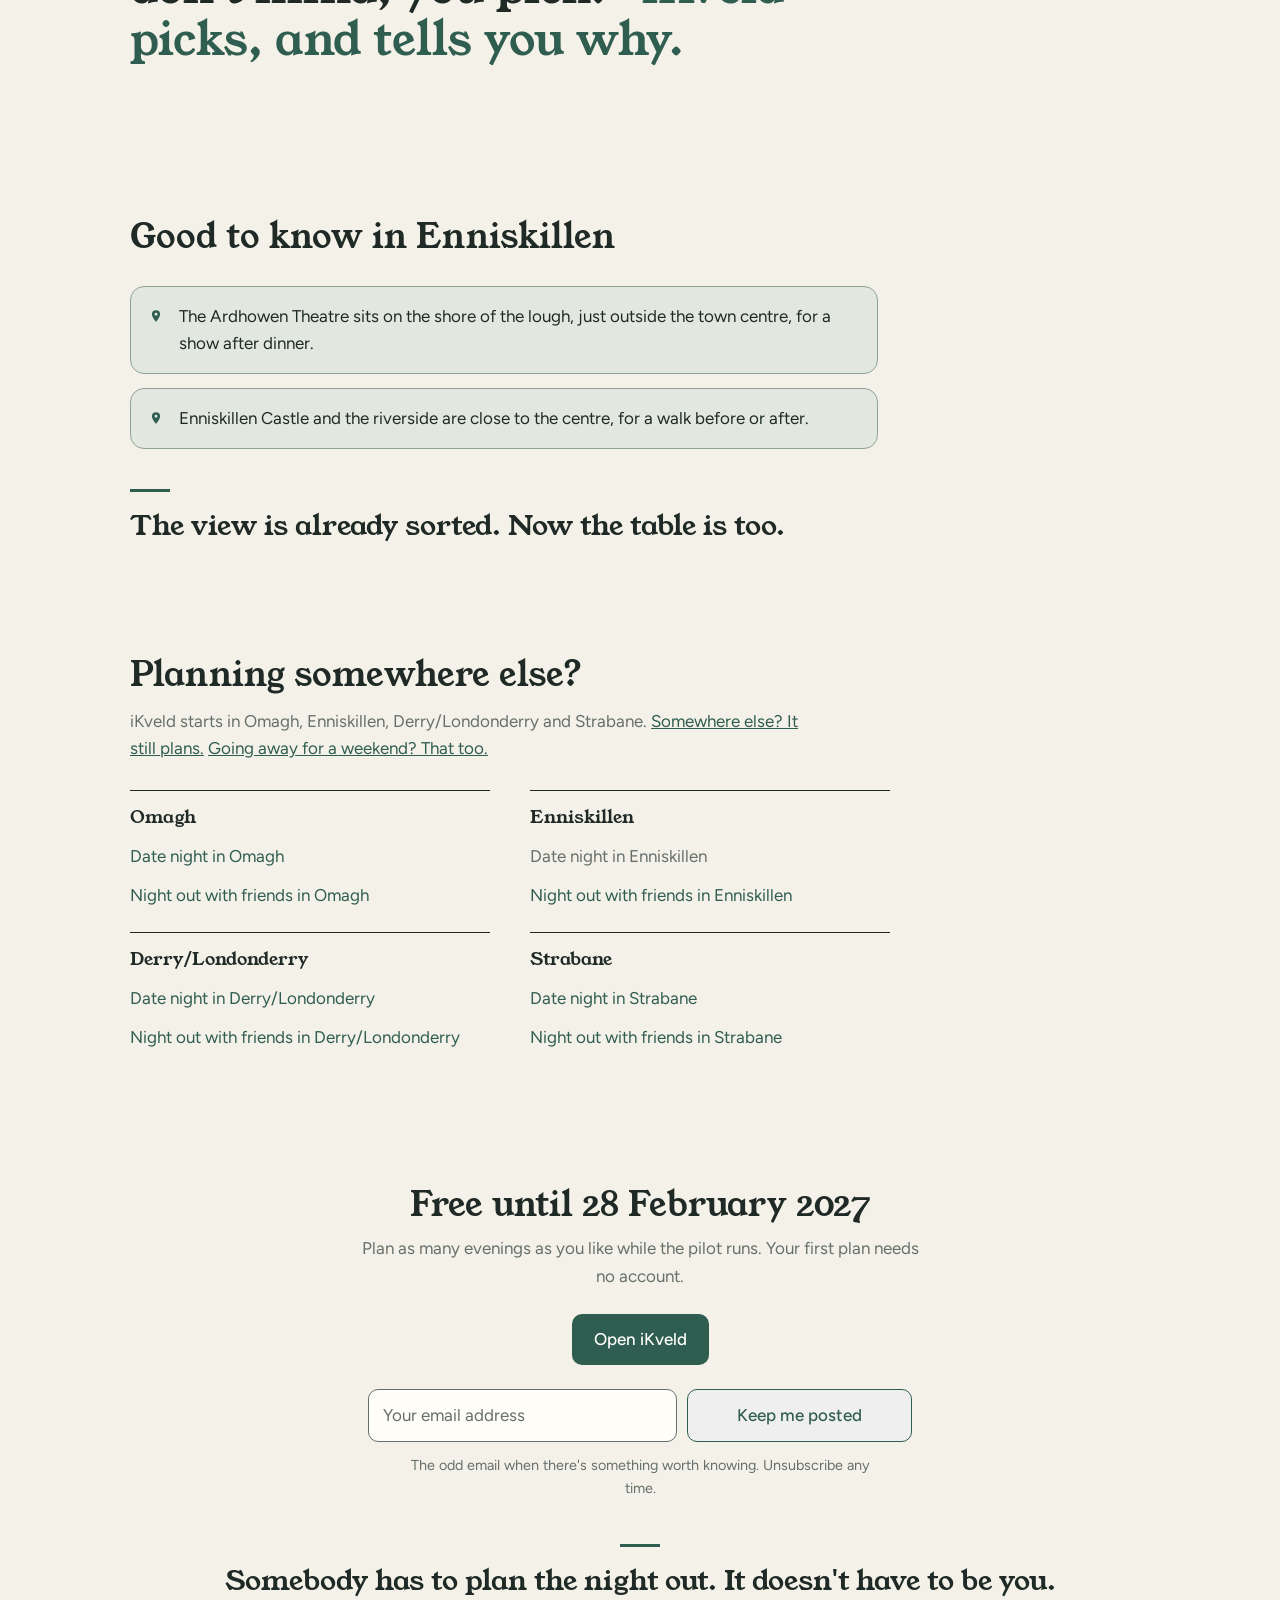
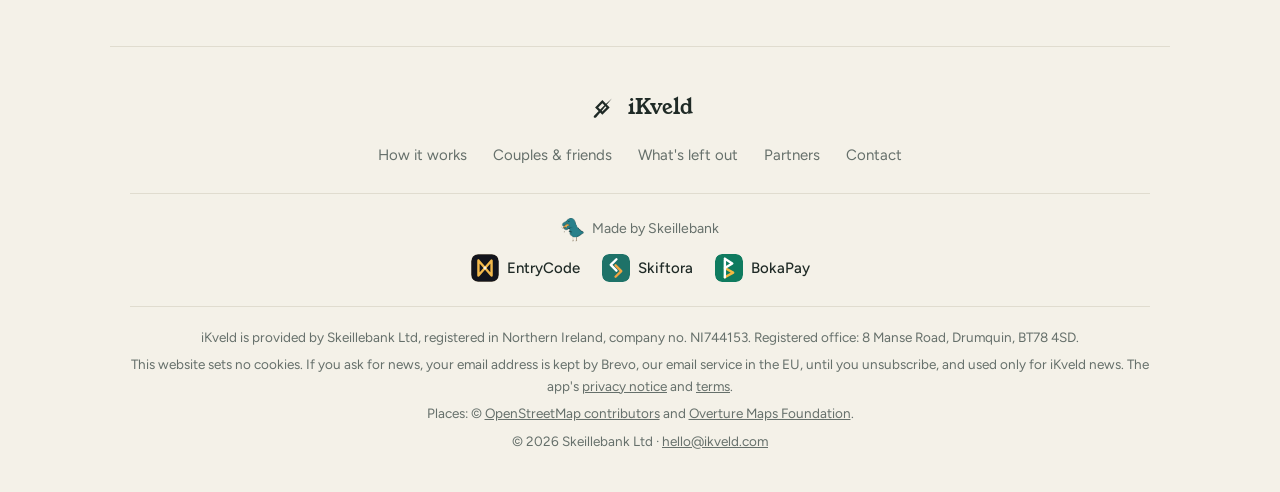
<file: date-night-enniskillen/index.html>
<!doctype html>
<html lang="en-GB">
<head>
<meta charset="utf-8">
<meta name="viewport" content="width=device-width, initial-scale=1">
<title>Date night in Enniskillen, planned | iKveld</title>
<meta name="description" content="You both pick. iKveld plans the whole night. Date night ideas in Enniskillen: somewhere to eat, something to do before or after, the cost for two, the weather and when to set off. iKveld plans the evening, free until 28 February 2027.">
<link rel="icon" href="/favicon.ico" sizes="any">
<link rel="icon" href="/favicon-48.png" type="image/png" sizes="48x48">
<link rel="icon" href="../logo.svg" type="image/svg+xml">
<link rel="apple-touch-icon" href="../apple-touch-icon.png">
<meta name="theme-color" content="#2F5D50" media="(prefers-color-scheme: light)">
<meta name="theme-color" content="#121816" media="(prefers-color-scheme: dark)">
<link rel="canonical" href="https://ikveld.com/date-night-enniskillen/">
<meta property="og:type" content="website">
<meta property="og:site_name" content="iKveld">
<meta property="og:title" content="Date night in Enniskillen, planned.">
<meta property="og:description" content="You both pick. iKveld plans the whole night. Date night ideas in Enniskillen: somewhere to eat, something to do before or after, the cost for two, the weather and when to set off. iKveld plans the evening, free until 28 February 2027.">
<meta property="og:url" content="https://ikveld.com/date-night-enniskillen/">
<meta property="og:image" content="https://ikveld.com/icon-512.png">
<meta property="og:locale" content="en_GB">
<link rel="stylesheet" href="../site.css">
</head>
<body>
<header class="site-header">
  <div class="wrap">
    <a class="wordmark" href="../" aria-label="iKveld, home">
      <svg viewBox="0 0 200 200" aria-hidden="true"><g fill="currentColor" transform="translate(14.7 15) scale(0.81)"><path d="M 100 40 L 160 100 L 100 160 L 40 100 Z M 100 66 L 66 100 L 100 134 L 134 100 Z"/><g transform="translate(40 176) rotate(-137.4) scale(0.9 1.36)"><path d="M -12 2 C -10 -10 10 -12 12 0 C 10 50 6 105 0 150 C -4 105 -10 50 -12 2 Z"/></g></g></svg>
      iKveld
    </a>
    <nav class="nav" aria-label="Main">
      <a href="../#how">How it works</a>
      <a href="#towns">Other towns</a>
      <a href="../#partners">Partners</a>
    </nav>
  </div>
</header>

<main class="wrap">
  <div class="hero" style="grid-template-columns: 1fr;">
    <div>
      <p class="status">Open now in Northern Ireland, free until 28 February 2027</p>
      <h1>Date night in Enniskillen, planned.</h1>
      <p class="lead"><strong>You both pick. iKveld plans the whole night.</strong> Enniskillen sits on an island in Lough Erne, which is a better start to a date night than most towns get. The only hard part is choosing where to eat. iKveld does that part.</p>
      <div class="cta-row">
        <a class="btn primary" href="https://app.ikveld.com/">Open iKveld</a>
        <a class="btn ghost" href="../#how">See how it works</a>
      </div>
    </div>
  </div>

  <section>
    <div class="sec-head">
      <h2>What a date night in Enniskillen looks like in iKveld</h2>
      <p>Two or three complete plans, each with its reasons. Send them to your partner and pick one together.</p>
    </div>
    <div class="grid">
      <div class="card">
        <h3>Somewhere to eat</h3>
        <p>A table that suits you both, within your budget. Places either of you didn&#x27;t like are left out.</p>
      </div>
      <div class="card">
        <h3>Something before or after</h3>
        <p>A film, a show, a walk or a drink nearby, so the evening is more than the meal.</p>
      </div>
      <div class="card">
        <h3>The practical bits</h3>
        <p>What it&#x27;ll cost for two, the weather, a backup if it rains, and when to set off.</p>
      </div>
    </div>
    <p class="land">All you have to do is turn up.</p>
  </section>

  <section>
    <div class="sec-head">
      <h2>Keep it a surprise, or keep it regular</h2>
    </div>
    <div class="grid two">
      <div class="card">
        <h3>Keep it a surprise</h3>
        <p>Your partner sees only the kind of food and the price, or just the time, until the day. They can always tap "Show me where".</p>
      </div>
      <div class="card">
        <h3>A regular date night</h3>
        <p>Every week, every other week, or once a month. iKveld plans each one a few days before, and you take turns to pick. With iKveld Plus.</p>
      </div>
    </div>
    <p class="land">The romance is yours. The admin isn't.</p>
  </section>

  <section class="breath" aria-label="Why iKveld">
    <p>“Where do you fancy?” “I don&#x27;t mind, you pick.” <span>iKveld picks, and tells you why.</span></p>
  </section>

  <section>
    <div class="sec-head">
      <h2>Good to know in Enniskillen</h2>
    </div>
    <ul class="notes">
      <li>The Ardhowen Theatre sits on the shore of the lough, just outside the town centre, for a show after dinner.</li>
      <li>Enniskillen Castle and the riverside are close to the centre, for a walk before or after.</li>
    </ul>
    <p class="land">The view is already sorted. Now the table is too.</p>
  </section>

  <section id="towns">
    <div class="sec-head">
      <h2>Planning somewhere else?</h2>
      <p>iKveld starts in Omagh, Enniskillen, Derry/Londonderry and Strabane. <a href="../your-town/">Somewhere else? It still plans.</a> <a href="../weekend-away/">Going away for a weekend? That too.</a></p>
    </div>
<div class="towns">
  <div><h3>Omagh</h3>
    <a href="../date-night-omagh/">Date night in Omagh</a>
    <a href="../night-out-omagh/">Night out with friends in Omagh</a>
  </div>
  <div><h3>Enniskillen</h3>
    <a href="../date-night-enniskillen/" aria-current="page">Date night in Enniskillen</a>
    <a href="../night-out-enniskillen/">Night out with friends in Enniskillen</a>
  </div>
  <div><h3>Derry/Londonderry</h3>
    <a href="../date-night-derry/">Date night in Derry/Londonderry</a>
    <a href="../night-out-derry/">Night out with friends in Derry/Londonderry</a>
  </div>
  <div><h3>Strabane</h3>
    <a href="../date-night-strabane/">Date night in Strabane</a>
    <a href="../night-out-strabane/">Night out with friends in Strabane</a>
  </div>
</div>
  </section>

  <section class="last" id="launch">
    <h2>Free until 28 February 2027</h2>
    <p>Plan as many evenings as you like while the pilot runs. Your first plan needs no account.</p>
    <p><a class="btn primary" href="https://app.ikveld.com/">Open iKveld</a></p>
    <form class="signup" action="https://3156a3ab.sibforms.com/serve/[base64]" method="POST" data-signup>
      <label class="vh" for="signup-email">Your email address</label>
      <div class="signup-row">
        <input id="signup-email" type="email" name="EMAIL" autocomplete="email" required placeholder="Your email address">
        <button class="btn ghost" type="submit">Keep me posted</button>
      </div>
      <input class="vh" type="text" name="email_address_check" value="" tabindex="-1" autocomplete="off" aria-hidden="true">
      <input type="hidden" name="locale" value="en">
      <p class="signup-note">The odd email when there's something worth knowing. Unsubscribe any time.</p>
      <p class="signup-msg" role="status" aria-live="polite"></p>
    </form>
    <p class="land">Somebody has to plan the night out. It doesn't have to be you.</p>
  </section>
</main>

<footer class="sfoot wrap">
  <a class="wordmark" href="../" aria-label="iKveld, home">
    <svg viewBox="0 0 200 200" aria-hidden="true"><g fill="currentColor" transform="translate(14.7 15) scale(0.81)"><path d="M 100 40 L 160 100 L 100 160 L 40 100 Z M 100 66 L 66 100 L 100 134 L 134 100 Z"/><g transform="translate(40 176) rotate(-137.4) scale(0.9 1.36)"><path d="M -12 2 C -10 -10 10 -12 12 0 C 10 50 6 105 0 150 C -4 105 -10 50 -12 2 Z"/></g></g></svg>
    iKveld
  </a>
  <nav class="sfoot-links" aria-label="Footer">
    <a href="../#how">How it works</a>
    <a href="../#together">Couples &amp; friends</a>
    <a href="../#without">What's left out</a>
    <a href="../#partners">Partners</a>
    <a href="mailto:hello@ikveld.com">Contact</a>
  </nav>
  <nav class="family" aria-label="Skeillebank products">
    <a class="family-label" href="https://skeillebank.com"><img src="../logos/skeillebank.webp" alt="" width="23" height="24">Made by Skeillebank</a>
    <a class="fam" href="https://entrycode.uk"><img src="../logos/entrycode.svg" alt="" width="28" height="28">EntryCode</a>
    <a class="fam" href="https://skiftora.com"><img src="../logos/skiftora.svg" alt="" width="28" height="28">Skiftora</a>
    <a class="fam" href="https://bokapay.co.uk"><img src="../logos/bokapay.svg" alt="" width="28" height="28">BokaPay</a>
  </nav>
  <div class="sfoot-fine">
    <p>iKveld is provided by Skeillebank Ltd, registered in Northern Ireland, company no. NI744153. Registered office: 8 Manse Road, Drumquin, BT78 4SD.</p>
    <p>This website sets no cookies. If you ask for news, your email address is kept by Brevo, our email service in the EU, until you unsubscribe, and used only for iKveld news. The app's <a href="https://app.ikveld.com/privacy">privacy notice</a> and <a href="https://app.ikveld.com/terms">terms</a>.</p>
    <p>Places: © <a href="https://www.openstreetmap.org/copyright" rel="noopener noreferrer nofollow">OpenStreetMap contributors</a> and <a href="https://overturemaps.org" rel="noopener noreferrer nofollow">Overture Maps Foundation</a>.</p>
    <p>© 2026 Skeillebank Ltd · <a href="mailto:hello@ikveld.com">hello@ikveld.com</a></p>
  </div>
</footer>
<script src="../signup.js" defer></script>
</body>
</html>
</file>
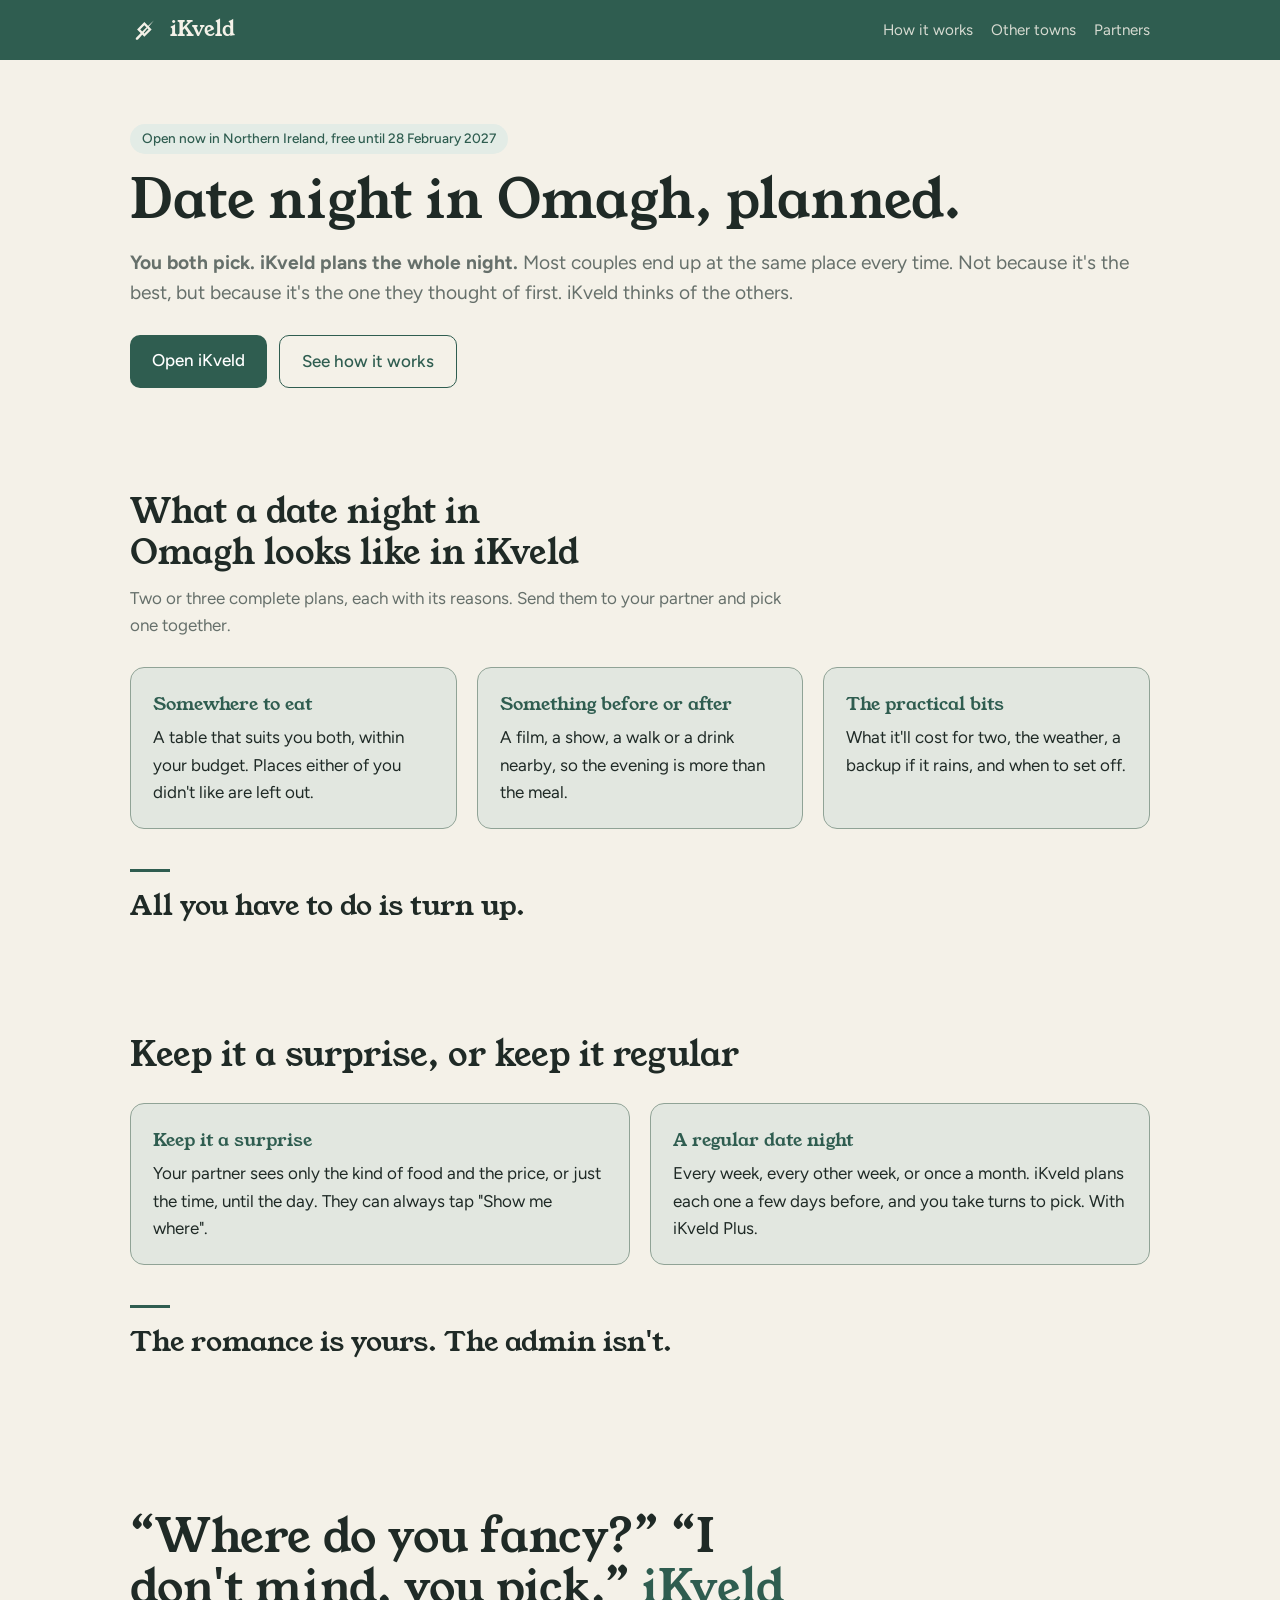
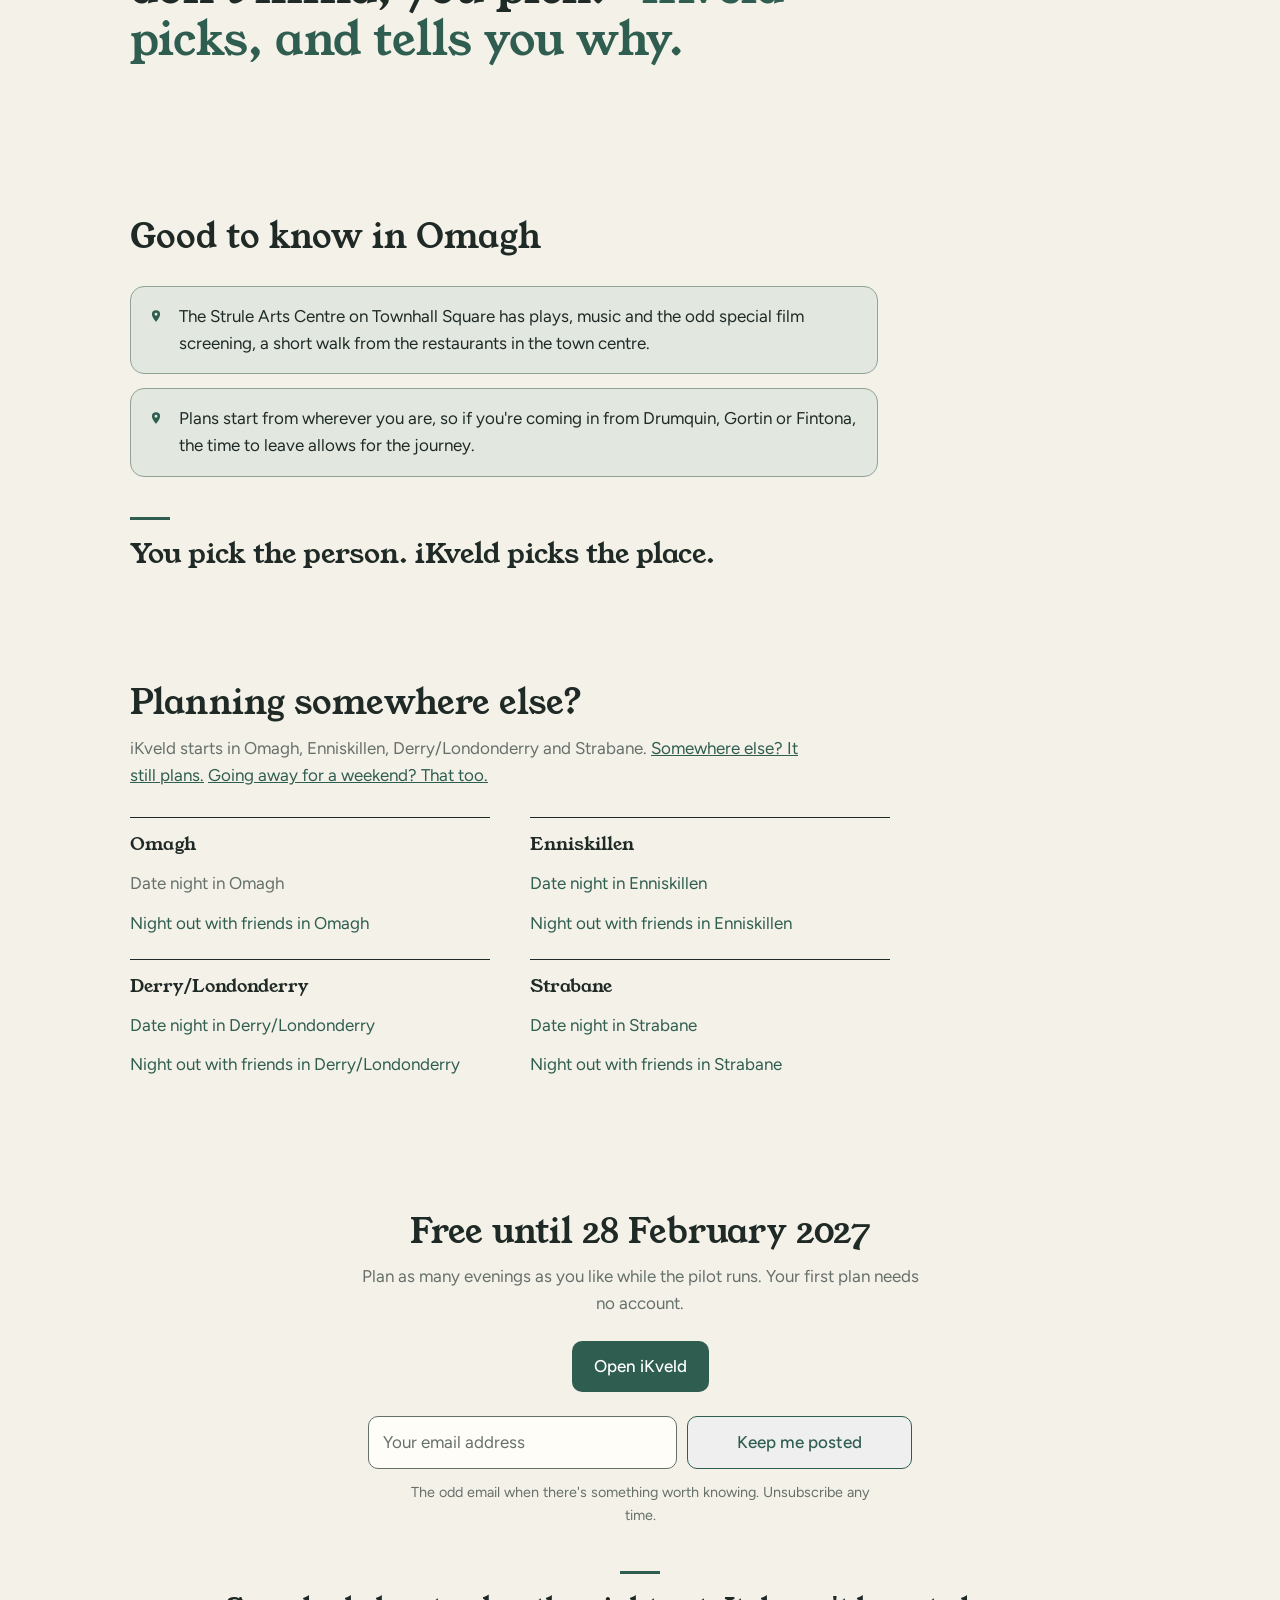
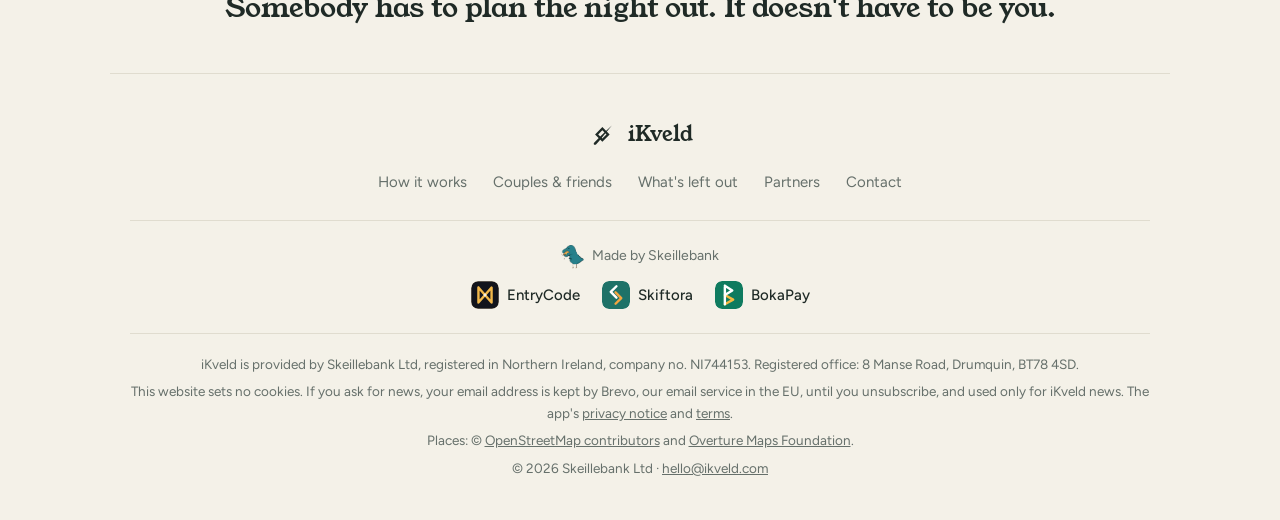
<file: date-night-omagh/index.html>
<!doctype html>
<html lang="en-GB">
<head>
<meta charset="utf-8">
<meta name="viewport" content="width=device-width, initial-scale=1">
<title>Date night in Omagh, planned | iKveld</title>
<meta name="description" content="You both pick. iKveld plans the whole night. Date night ideas in Omagh: somewhere to eat, something to do before or after, the cost for two, the weather and when to set off. iKveld plans the evening, free until 28 February 2027.">
<link rel="icon" href="/favicon.ico" sizes="any">
<link rel="icon" href="/favicon-48.png" type="image/png" sizes="48x48">
<link rel="icon" href="../logo.svg" type="image/svg+xml">
<link rel="apple-touch-icon" href="../apple-touch-icon.png">
<meta name="theme-color" content="#2F5D50" media="(prefers-color-scheme: light)">
<meta name="theme-color" content="#121816" media="(prefers-color-scheme: dark)">
<link rel="canonical" href="https://ikveld.com/date-night-omagh/">
<meta property="og:type" content="website">
<meta property="og:site_name" content="iKveld">
<meta property="og:title" content="Date night in Omagh, planned.">
<meta property="og:description" content="You both pick. iKveld plans the whole night. Date night ideas in Omagh: somewhere to eat, something to do before or after, the cost for two, the weather and when to set off. iKveld plans the evening, free until 28 February 2027.">
<meta property="og:url" content="https://ikveld.com/date-night-omagh/">
<meta property="og:image" content="https://ikveld.com/icon-512.png">
<meta property="og:locale" content="en_GB">
<link rel="stylesheet" href="../site.css">
</head>
<body>
<header class="site-header">
  <div class="wrap">
    <a class="wordmark" href="../" aria-label="iKveld, home">
      <svg viewBox="0 0 200 200" aria-hidden="true"><g fill="currentColor" transform="translate(14.7 15) scale(0.81)"><path d="M 100 40 L 160 100 L 100 160 L 40 100 Z M 100 66 L 66 100 L 100 134 L 134 100 Z"/><g transform="translate(40 176) rotate(-137.4) scale(0.9 1.36)"><path d="M -12 2 C -10 -10 10 -12 12 0 C 10 50 6 105 0 150 C -4 105 -10 50 -12 2 Z"/></g></g></svg>
      iKveld
    </a>
    <nav class="nav" aria-label="Main">
      <a href="../#how">How it works</a>
      <a href="#towns">Other towns</a>
      <a href="../#partners">Partners</a>
    </nav>
  </div>
</header>

<main class="wrap">
  <div class="hero" style="grid-template-columns: 1fr;">
    <div>
      <p class="status">Open now in Northern Ireland, free until 28 February 2027</p>
      <h1>Date night in Omagh, planned.</h1>
      <p class="lead"><strong>You both pick. iKveld plans the whole night.</strong> Most couples end up at the same place every time. Not because it&#x27;s the best, but because it&#x27;s the one they thought of first. iKveld thinks of the others.</p>
      <div class="cta-row">
        <a class="btn primary" href="https://app.ikveld.com/">Open iKveld</a>
        <a class="btn ghost" href="../#how">See how it works</a>
      </div>
    </div>
  </div>

  <section>
    <div class="sec-head">
      <h2>What a date night in Omagh looks like in iKveld</h2>
      <p>Two or three complete plans, each with its reasons. Send them to your partner and pick one together.</p>
    </div>
    <div class="grid">
      <div class="card">
        <h3>Somewhere to eat</h3>
        <p>A table that suits you both, within your budget. Places either of you didn&#x27;t like are left out.</p>
      </div>
      <div class="card">
        <h3>Something before or after</h3>
        <p>A film, a show, a walk or a drink nearby, so the evening is more than the meal.</p>
      </div>
      <div class="card">
        <h3>The practical bits</h3>
        <p>What it&#x27;ll cost for two, the weather, a backup if it rains, and when to set off.</p>
      </div>
    </div>
    <p class="land">All you have to do is turn up.</p>
  </section>

  <section>
    <div class="sec-head">
      <h2>Keep it a surprise, or keep it regular</h2>
    </div>
    <div class="grid two">
      <div class="card">
        <h3>Keep it a surprise</h3>
        <p>Your partner sees only the kind of food and the price, or just the time, until the day. They can always tap "Show me where".</p>
      </div>
      <div class="card">
        <h3>A regular date night</h3>
        <p>Every week, every other week, or once a month. iKveld plans each one a few days before, and you take turns to pick. With iKveld Plus.</p>
      </div>
    </div>
    <p class="land">The romance is yours. The admin isn't.</p>
  </section>

  <section class="breath" aria-label="Why iKveld">
    <p>“Where do you fancy?” “I don&#x27;t mind, you pick.” <span>iKveld picks, and tells you why.</span></p>
  </section>

  <section>
    <div class="sec-head">
      <h2>Good to know in Omagh</h2>
    </div>
    <ul class="notes">
      <li>The Strule Arts Centre on Townhall Square has plays, music and the odd special film screening, a short walk from the restaurants in the town centre.</li>
      <li>Plans start from wherever you are, so if you&#x27;re coming in from Drumquin, Gortin or Fintona, the time to leave allows for the journey.</li>
    </ul>
    <p class="land">You pick the person. iKveld picks the place.</p>
  </section>

  <section id="towns">
    <div class="sec-head">
      <h2>Planning somewhere else?</h2>
      <p>iKveld starts in Omagh, Enniskillen, Derry/Londonderry and Strabane. <a href="../your-town/">Somewhere else? It still plans.</a> <a href="../weekend-away/">Going away for a weekend? That too.</a></p>
    </div>
<div class="towns">
  <div><h3>Omagh</h3>
    <a href="../date-night-omagh/" aria-current="page">Date night in Omagh</a>
    <a href="../night-out-omagh/">Night out with friends in Omagh</a>
  </div>
  <div><h3>Enniskillen</h3>
    <a href="../date-night-enniskillen/">Date night in Enniskillen</a>
    <a href="../night-out-enniskillen/">Night out with friends in Enniskillen</a>
  </div>
  <div><h3>Derry/Londonderry</h3>
    <a href="../date-night-derry/">Date night in Derry/Londonderry</a>
    <a href="../night-out-derry/">Night out with friends in Derry/Londonderry</a>
  </div>
  <div><h3>Strabane</h3>
    <a href="../date-night-strabane/">Date night in Strabane</a>
    <a href="../night-out-strabane/">Night out with friends in Strabane</a>
  </div>
</div>
  </section>

  <section class="last" id="launch">
    <h2>Free until 28 February 2027</h2>
    <p>Plan as many evenings as you like while the pilot runs. Your first plan needs no account.</p>
    <p><a class="btn primary" href="https://app.ikveld.com/">Open iKveld</a></p>
    <form class="signup" action="https://3156a3ab.sibforms.com/serve/[base64]" method="POST" data-signup>
      <label class="vh" for="signup-email">Your email address</label>
      <div class="signup-row">
        <input id="signup-email" type="email" name="EMAIL" autocomplete="email" required placeholder="Your email address">
        <button class="btn ghost" type="submit">Keep me posted</button>
      </div>
      <input class="vh" type="text" name="email_address_check" value="" tabindex="-1" autocomplete="off" aria-hidden="true">
      <input type="hidden" name="locale" value="en">
      <p class="signup-note">The odd email when there's something worth knowing. Unsubscribe any time.</p>
      <p class="signup-msg" role="status" aria-live="polite"></p>
    </form>
    <p class="land">Somebody has to plan the night out. It doesn't have to be you.</p>
  </section>
</main>

<footer class="sfoot wrap">
  <a class="wordmark" href="../" aria-label="iKveld, home">
    <svg viewBox="0 0 200 200" aria-hidden="true"><g fill="currentColor" transform="translate(14.7 15) scale(0.81)"><path d="M 100 40 L 160 100 L 100 160 L 40 100 Z M 100 66 L 66 100 L 100 134 L 134 100 Z"/><g transform="translate(40 176) rotate(-137.4) scale(0.9 1.36)"><path d="M -12 2 C -10 -10 10 -12 12 0 C 10 50 6 105 0 150 C -4 105 -10 50 -12 2 Z"/></g></g></svg>
    iKveld
  </a>
  <nav class="sfoot-links" aria-label="Footer">
    <a href="../#how">How it works</a>
    <a href="../#together">Couples &amp; friends</a>
    <a href="../#without">What's left out</a>
    <a href="../#partners">Partners</a>
    <a href="mailto:hello@ikveld.com">Contact</a>
  </nav>
  <nav class="family" aria-label="Skeillebank products">
    <a class="family-label" href="https://skeillebank.com"><img src="../logos/skeillebank.webp" alt="" width="23" height="24">Made by Skeillebank</a>
    <a class="fam" href="https://entrycode.uk"><img src="../logos/entrycode.svg" alt="" width="28" height="28">EntryCode</a>
    <a class="fam" href="https://skiftora.com"><img src="../logos/skiftora.svg" alt="" width="28" height="28">Skiftora</a>
    <a class="fam" href="https://bokapay.co.uk"><img src="../logos/bokapay.svg" alt="" width="28" height="28">BokaPay</a>
  </nav>
  <div class="sfoot-fine">
    <p>iKveld is provided by Skeillebank Ltd, registered in Northern Ireland, company no. NI744153. Registered office: 8 Manse Road, Drumquin, BT78 4SD.</p>
    <p>This website sets no cookies. If you ask for news, your email address is kept by Brevo, our email service in the EU, until you unsubscribe, and used only for iKveld news. The app's <a href="https://app.ikveld.com/privacy">privacy notice</a> and <a href="https://app.ikveld.com/terms">terms</a>.</p>
    <p>Places: © <a href="https://www.openstreetmap.org/copyright" rel="noopener noreferrer nofollow">OpenStreetMap contributors</a> and <a href="https://overturemaps.org" rel="noopener noreferrer nofollow">Overture Maps Foundation</a>.</p>
    <p>© 2026 Skeillebank Ltd · <a href="mailto:hello@ikveld.com">hello@ikveld.com</a></p>
  </div>
</footer>
<script src="../signup.js" defer></script>
</body>
</html>
</file>
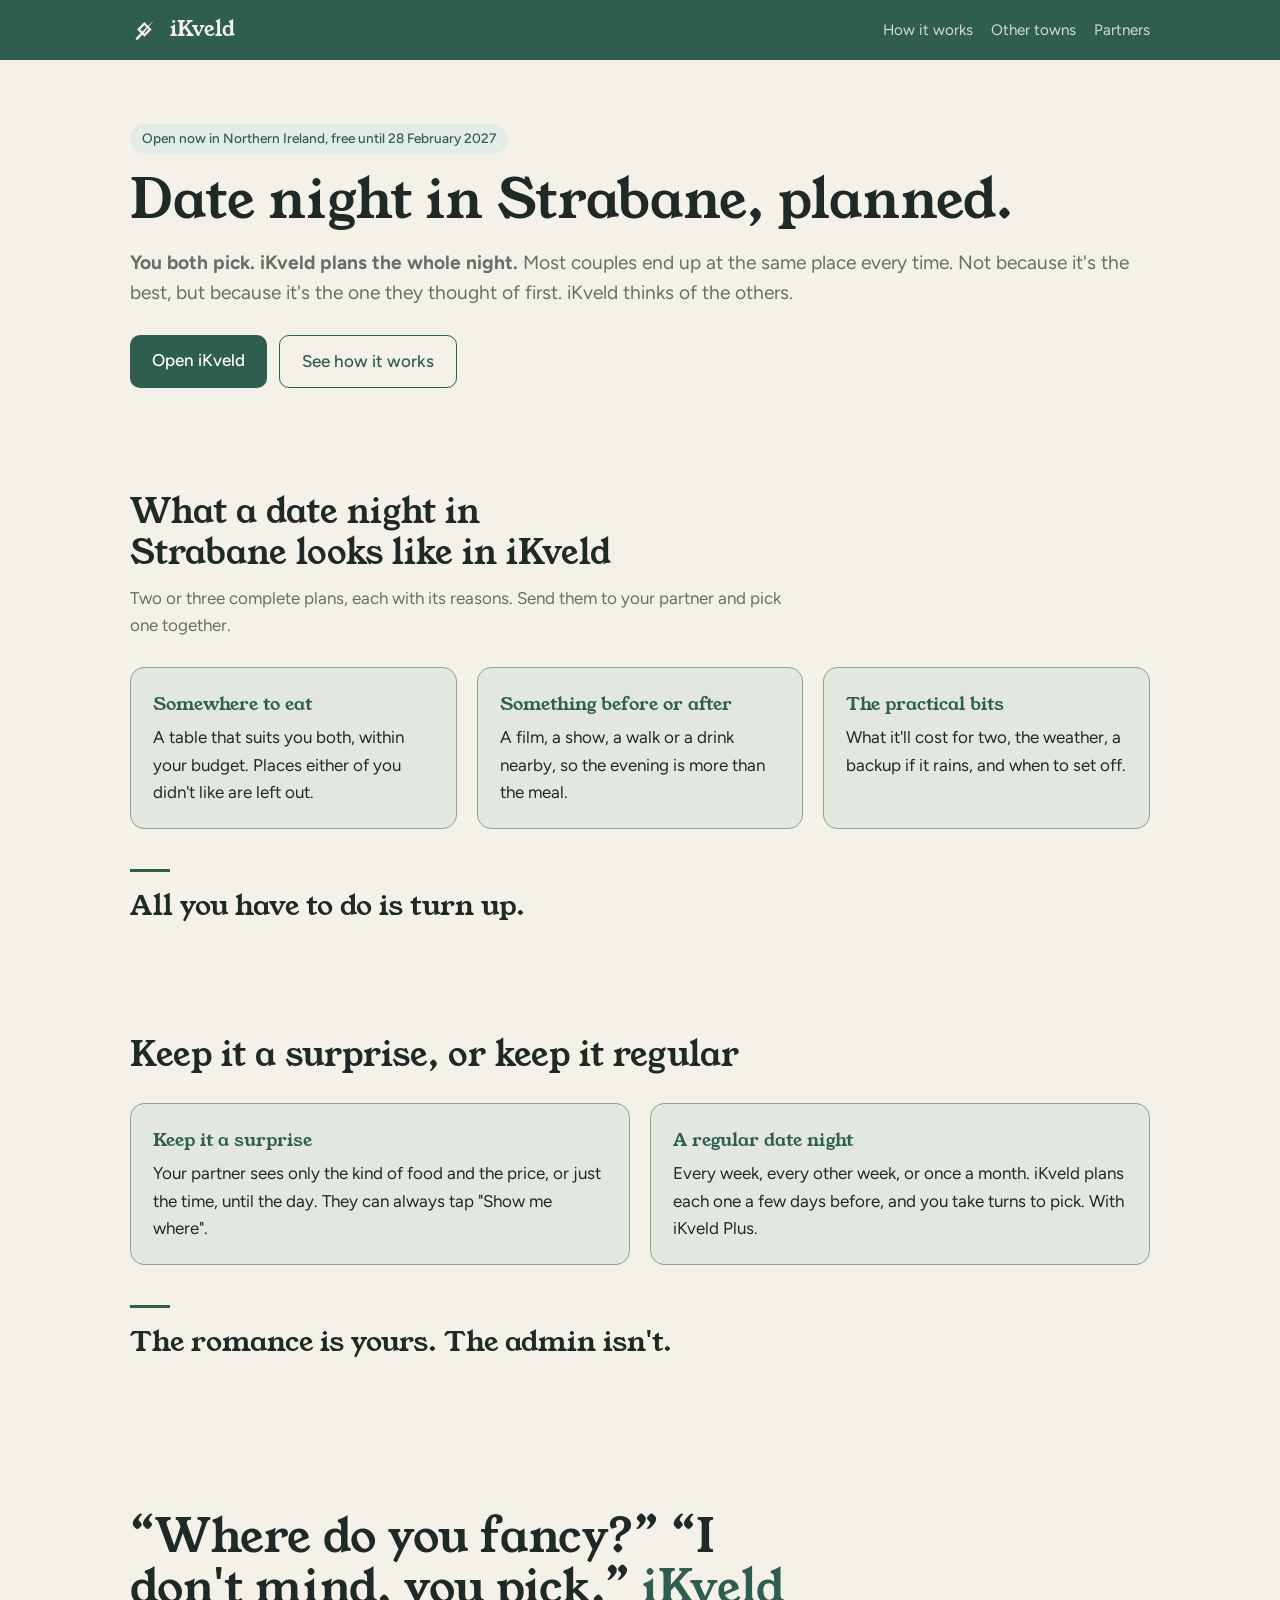
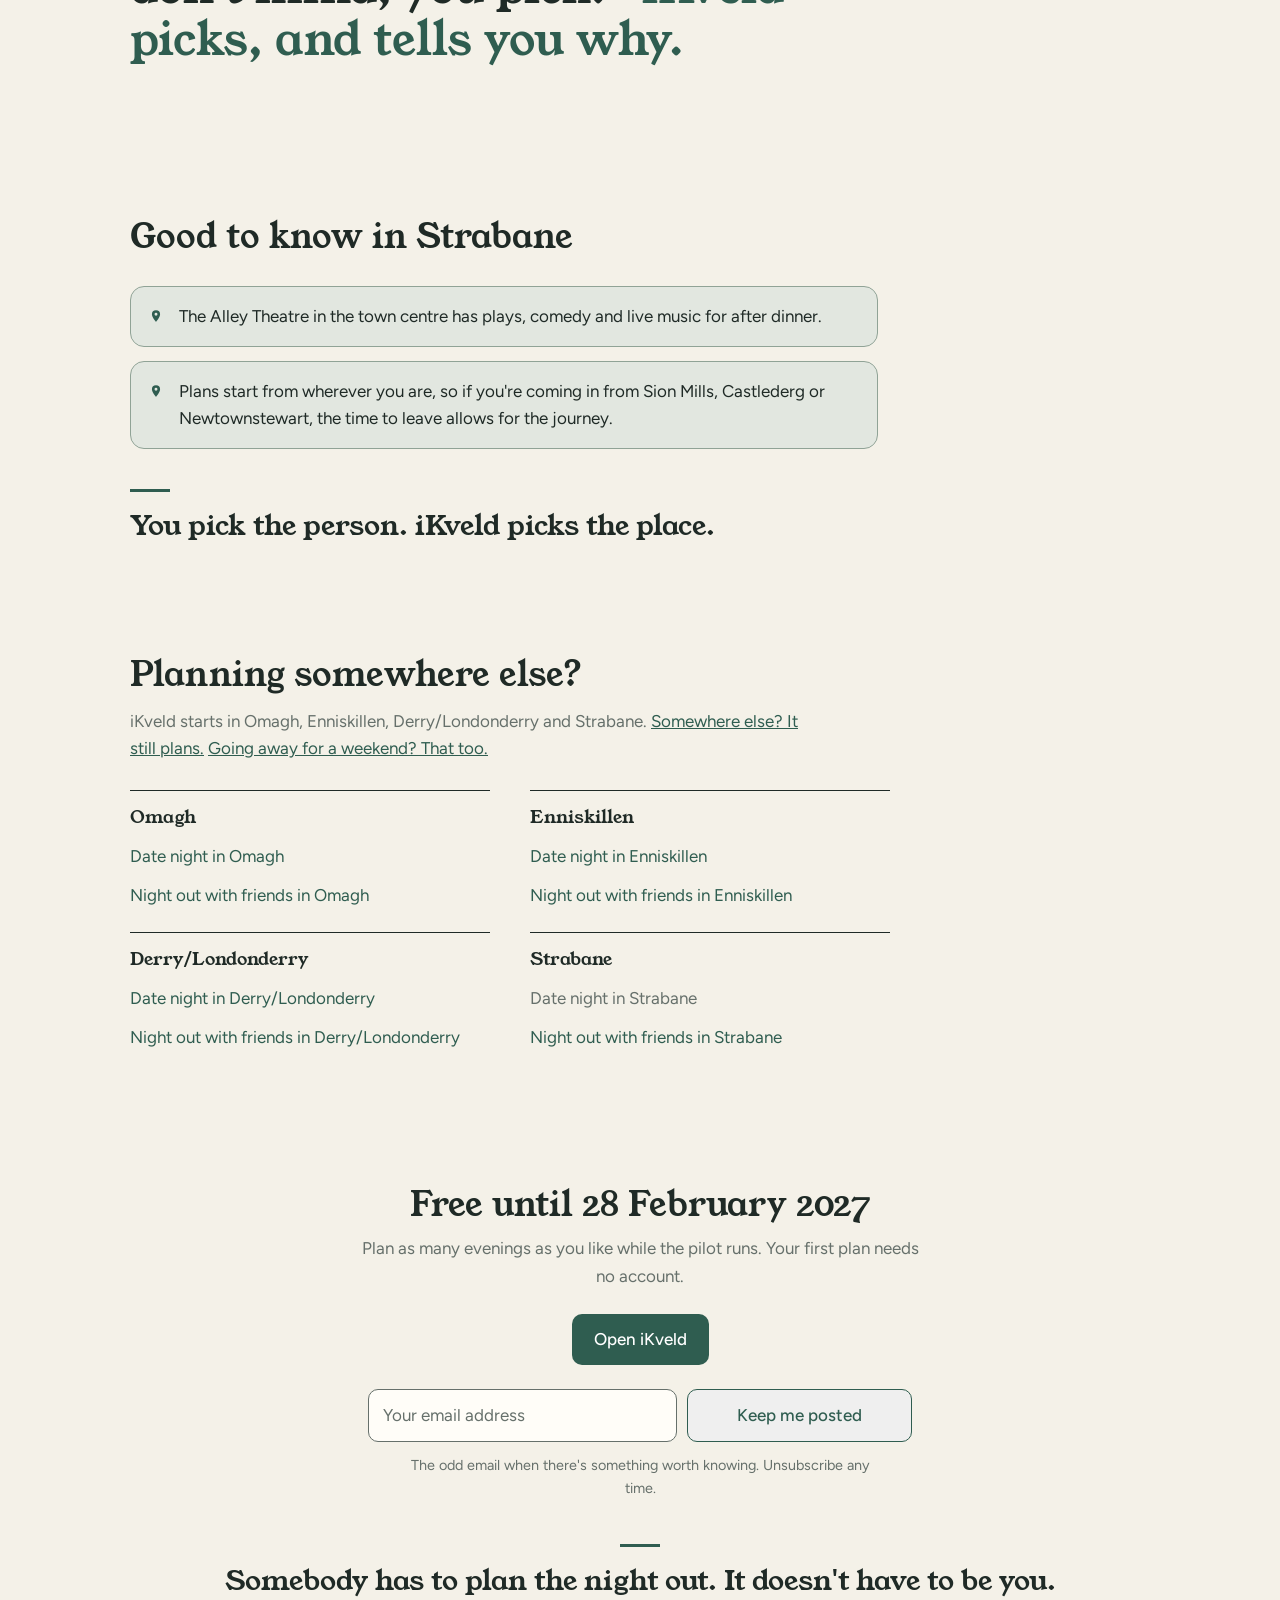
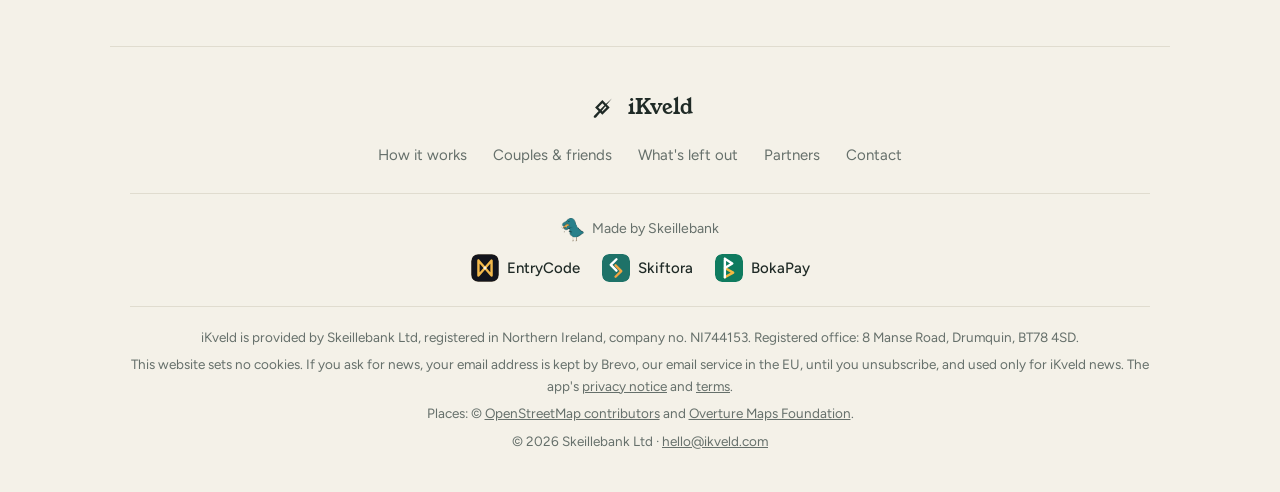
<file: date-night-strabane/index.html>
<!doctype html>
<html lang="en-GB">
<head>
<meta charset="utf-8">
<meta name="viewport" content="width=device-width, initial-scale=1">
<title>Date night in Strabane, planned | iKveld</title>
<meta name="description" content="You both pick. iKveld plans the whole night. Date night ideas in Strabane: somewhere to eat, something to do before or after, the cost for two, the weather and when to set off. iKveld plans the evening, free until 28 February 2027.">
<link rel="icon" href="/favicon.ico" sizes="any">
<link rel="icon" href="/favicon-48.png" type="image/png" sizes="48x48">
<link rel="icon" href="../logo.svg" type="image/svg+xml">
<link rel="apple-touch-icon" href="../apple-touch-icon.png">
<meta name="theme-color" content="#2F5D50" media="(prefers-color-scheme: light)">
<meta name="theme-color" content="#121816" media="(prefers-color-scheme: dark)">
<link rel="canonical" href="https://ikveld.com/date-night-strabane/">
<meta property="og:type" content="website">
<meta property="og:site_name" content="iKveld">
<meta property="og:title" content="Date night in Strabane, planned.">
<meta property="og:description" content="You both pick. iKveld plans the whole night. Date night ideas in Strabane: somewhere to eat, something to do before or after, the cost for two, the weather and when to set off. iKveld plans the evening, free until 28 February 2027.">
<meta property="og:url" content="https://ikveld.com/date-night-strabane/">
<meta property="og:image" content="https://ikveld.com/icon-512.png">
<meta property="og:locale" content="en_GB">
<link rel="stylesheet" href="../site.css">
</head>
<body>
<header class="site-header">
  <div class="wrap">
    <a class="wordmark" href="../" aria-label="iKveld, home">
      <svg viewBox="0 0 200 200" aria-hidden="true"><g fill="currentColor" transform="translate(14.7 15) scale(0.81)"><path d="M 100 40 L 160 100 L 100 160 L 40 100 Z M 100 66 L 66 100 L 100 134 L 134 100 Z"/><g transform="translate(40 176) rotate(-137.4) scale(0.9 1.36)"><path d="M -12 2 C -10 -10 10 -12 12 0 C 10 50 6 105 0 150 C -4 105 -10 50 -12 2 Z"/></g></g></svg>
      iKveld
    </a>
    <nav class="nav" aria-label="Main">
      <a href="../#how">How it works</a>
      <a href="#towns">Other towns</a>
      <a href="../#partners">Partners</a>
    </nav>
  </div>
</header>

<main class="wrap">
  <div class="hero" style="grid-template-columns: 1fr;">
    <div>
      <p class="status">Open now in Northern Ireland, free until 28 February 2027</p>
      <h1>Date night in Strabane, planned.</h1>
      <p class="lead"><strong>You both pick. iKveld plans the whole night.</strong> Most couples end up at the same place every time. Not because it&#x27;s the best, but because it&#x27;s the one they thought of first. iKveld thinks of the others.</p>
      <div class="cta-row">
        <a class="btn primary" href="https://app.ikveld.com/">Open iKveld</a>
        <a class="btn ghost" href="../#how">See how it works</a>
      </div>
    </div>
  </div>

  <section>
    <div class="sec-head">
      <h2>What a date night in Strabane looks like in iKveld</h2>
      <p>Two or three complete plans, each with its reasons. Send them to your partner and pick one together.</p>
    </div>
    <div class="grid">
      <div class="card">
        <h3>Somewhere to eat</h3>
        <p>A table that suits you both, within your budget. Places either of you didn&#x27;t like are left out.</p>
      </div>
      <div class="card">
        <h3>Something before or after</h3>
        <p>A film, a show, a walk or a drink nearby, so the evening is more than the meal.</p>
      </div>
      <div class="card">
        <h3>The practical bits</h3>
        <p>What it&#x27;ll cost for two, the weather, a backup if it rains, and when to set off.</p>
      </div>
    </div>
    <p class="land">All you have to do is turn up.</p>
  </section>

  <section>
    <div class="sec-head">
      <h2>Keep it a surprise, or keep it regular</h2>
    </div>
    <div class="grid two">
      <div class="card">
        <h3>Keep it a surprise</h3>
        <p>Your partner sees only the kind of food and the price, or just the time, until the day. They can always tap "Show me where".</p>
      </div>
      <div class="card">
        <h3>A regular date night</h3>
        <p>Every week, every other week, or once a month. iKveld plans each one a few days before, and you take turns to pick. With iKveld Plus.</p>
      </div>
    </div>
    <p class="land">The romance is yours. The admin isn't.</p>
  </section>

  <section class="breath" aria-label="Why iKveld">
    <p>“Where do you fancy?” “I don&#x27;t mind, you pick.” <span>iKveld picks, and tells you why.</span></p>
  </section>

  <section>
    <div class="sec-head">
      <h2>Good to know in Strabane</h2>
    </div>
    <ul class="notes">
      <li>The Alley Theatre in the town centre has plays, comedy and live music for after dinner.</li>
      <li>Plans start from wherever you are, so if you&#x27;re coming in from Sion Mills, Castlederg or Newtownstewart, the time to leave allows for the journey.</li>
    </ul>
    <p class="land">You pick the person. iKveld picks the place.</p>
  </section>

  <section id="towns">
    <div class="sec-head">
      <h2>Planning somewhere else?</h2>
      <p>iKveld starts in Omagh, Enniskillen, Derry/Londonderry and Strabane. <a href="../your-town/">Somewhere else? It still plans.</a> <a href="../weekend-away/">Going away for a weekend? That too.</a></p>
    </div>
<div class="towns">
  <div><h3>Omagh</h3>
    <a href="../date-night-omagh/">Date night in Omagh</a>
    <a href="../night-out-omagh/">Night out with friends in Omagh</a>
  </div>
  <div><h3>Enniskillen</h3>
    <a href="../date-night-enniskillen/">Date night in Enniskillen</a>
    <a href="../night-out-enniskillen/">Night out with friends in Enniskillen</a>
  </div>
  <div><h3>Derry/Londonderry</h3>
    <a href="../date-night-derry/">Date night in Derry/Londonderry</a>
    <a href="../night-out-derry/">Night out with friends in Derry/Londonderry</a>
  </div>
  <div><h3>Strabane</h3>
    <a href="../date-night-strabane/" aria-current="page">Date night in Strabane</a>
    <a href="../night-out-strabane/">Night out with friends in Strabane</a>
  </div>
</div>
  </section>

  <section class="last" id="launch">
    <h2>Free until 28 February 2027</h2>
    <p>Plan as many evenings as you like while the pilot runs. Your first plan needs no account.</p>
    <p><a class="btn primary" href="https://app.ikveld.com/">Open iKveld</a></p>
    <form class="signup" action="https://3156a3ab.sibforms.com/serve/[base64]" method="POST" data-signup>
      <label class="vh" for="signup-email">Your email address</label>
      <div class="signup-row">
        <input id="signup-email" type="email" name="EMAIL" autocomplete="email" required placeholder="Your email address">
        <button class="btn ghost" type="submit">Keep me posted</button>
      </div>
      <input class="vh" type="text" name="email_address_check" value="" tabindex="-1" autocomplete="off" aria-hidden="true">
      <input type="hidden" name="locale" value="en">
      <p class="signup-note">The odd email when there's something worth knowing. Unsubscribe any time.</p>
      <p class="signup-msg" role="status" aria-live="polite"></p>
    </form>
    <p class="land">Somebody has to plan the night out. It doesn't have to be you.</p>
  </section>
</main>

<footer class="sfoot wrap">
  <a class="wordmark" href="../" aria-label="iKveld, home">
    <svg viewBox="0 0 200 200" aria-hidden="true"><g fill="currentColor" transform="translate(14.7 15) scale(0.81)"><path d="M 100 40 L 160 100 L 100 160 L 40 100 Z M 100 66 L 66 100 L 100 134 L 134 100 Z"/><g transform="translate(40 176) rotate(-137.4) scale(0.9 1.36)"><path d="M -12 2 C -10 -10 10 -12 12 0 C 10 50 6 105 0 150 C -4 105 -10 50 -12 2 Z"/></g></g></svg>
    iKveld
  </a>
  <nav class="sfoot-links" aria-label="Footer">
    <a href="../#how">How it works</a>
    <a href="../#together">Couples &amp; friends</a>
    <a href="../#without">What's left out</a>
    <a href="../#partners">Partners</a>
    <a href="mailto:hello@ikveld.com">Contact</a>
  </nav>
  <nav class="family" aria-label="Skeillebank products">
    <a class="family-label" href="https://skeillebank.com"><img src="../logos/skeillebank.webp" alt="" width="23" height="24">Made by Skeillebank</a>
    <a class="fam" href="https://entrycode.uk"><img src="../logos/entrycode.svg" alt="" width="28" height="28">EntryCode</a>
    <a class="fam" href="https://skiftora.com"><img src="../logos/skiftora.svg" alt="" width="28" height="28">Skiftora</a>
    <a class="fam" href="https://bokapay.co.uk"><img src="../logos/bokapay.svg" alt="" width="28" height="28">BokaPay</a>
  </nav>
  <div class="sfoot-fine">
    <p>iKveld is provided by Skeillebank Ltd, registered in Northern Ireland, company no. NI744153. Registered office: 8 Manse Road, Drumquin, BT78 4SD.</p>
    <p>This website sets no cookies. If you ask for news, your email address is kept by Brevo, our email service in the EU, until you unsubscribe, and used only for iKveld news. The app's <a href="https://app.ikveld.com/privacy">privacy notice</a> and <a href="https://app.ikveld.com/terms">terms</a>.</p>
    <p>Places: © <a href="https://www.openstreetmap.org/copyright" rel="noopener noreferrer nofollow">OpenStreetMap contributors</a> and <a href="https://overturemaps.org" rel="noopener noreferrer nofollow">Overture Maps Foundation</a>.</p>
    <p>© 2026 Skeillebank Ltd · <a href="mailto:hello@ikveld.com">hello@ikveld.com</a></p>
  </div>
</footer>
<script src="../signup.js" defer></script>
</body>
</html>
</file>
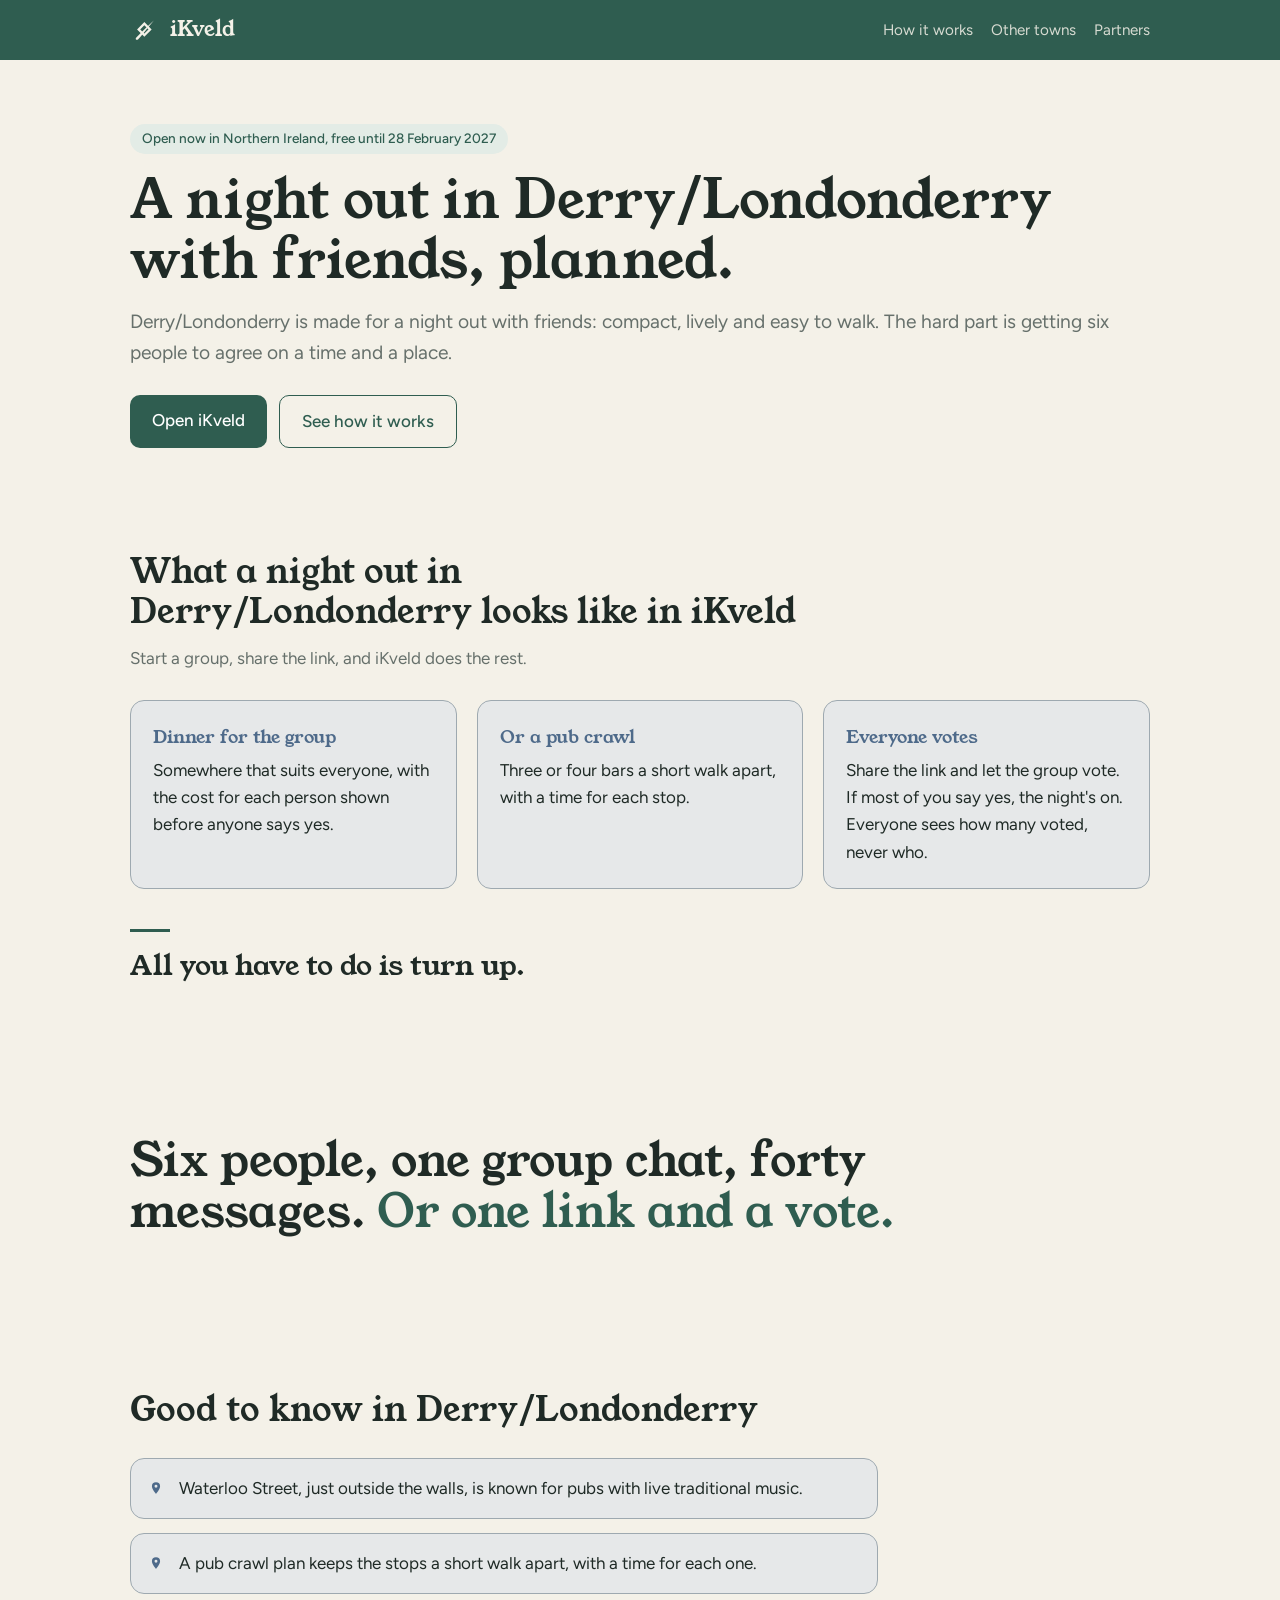
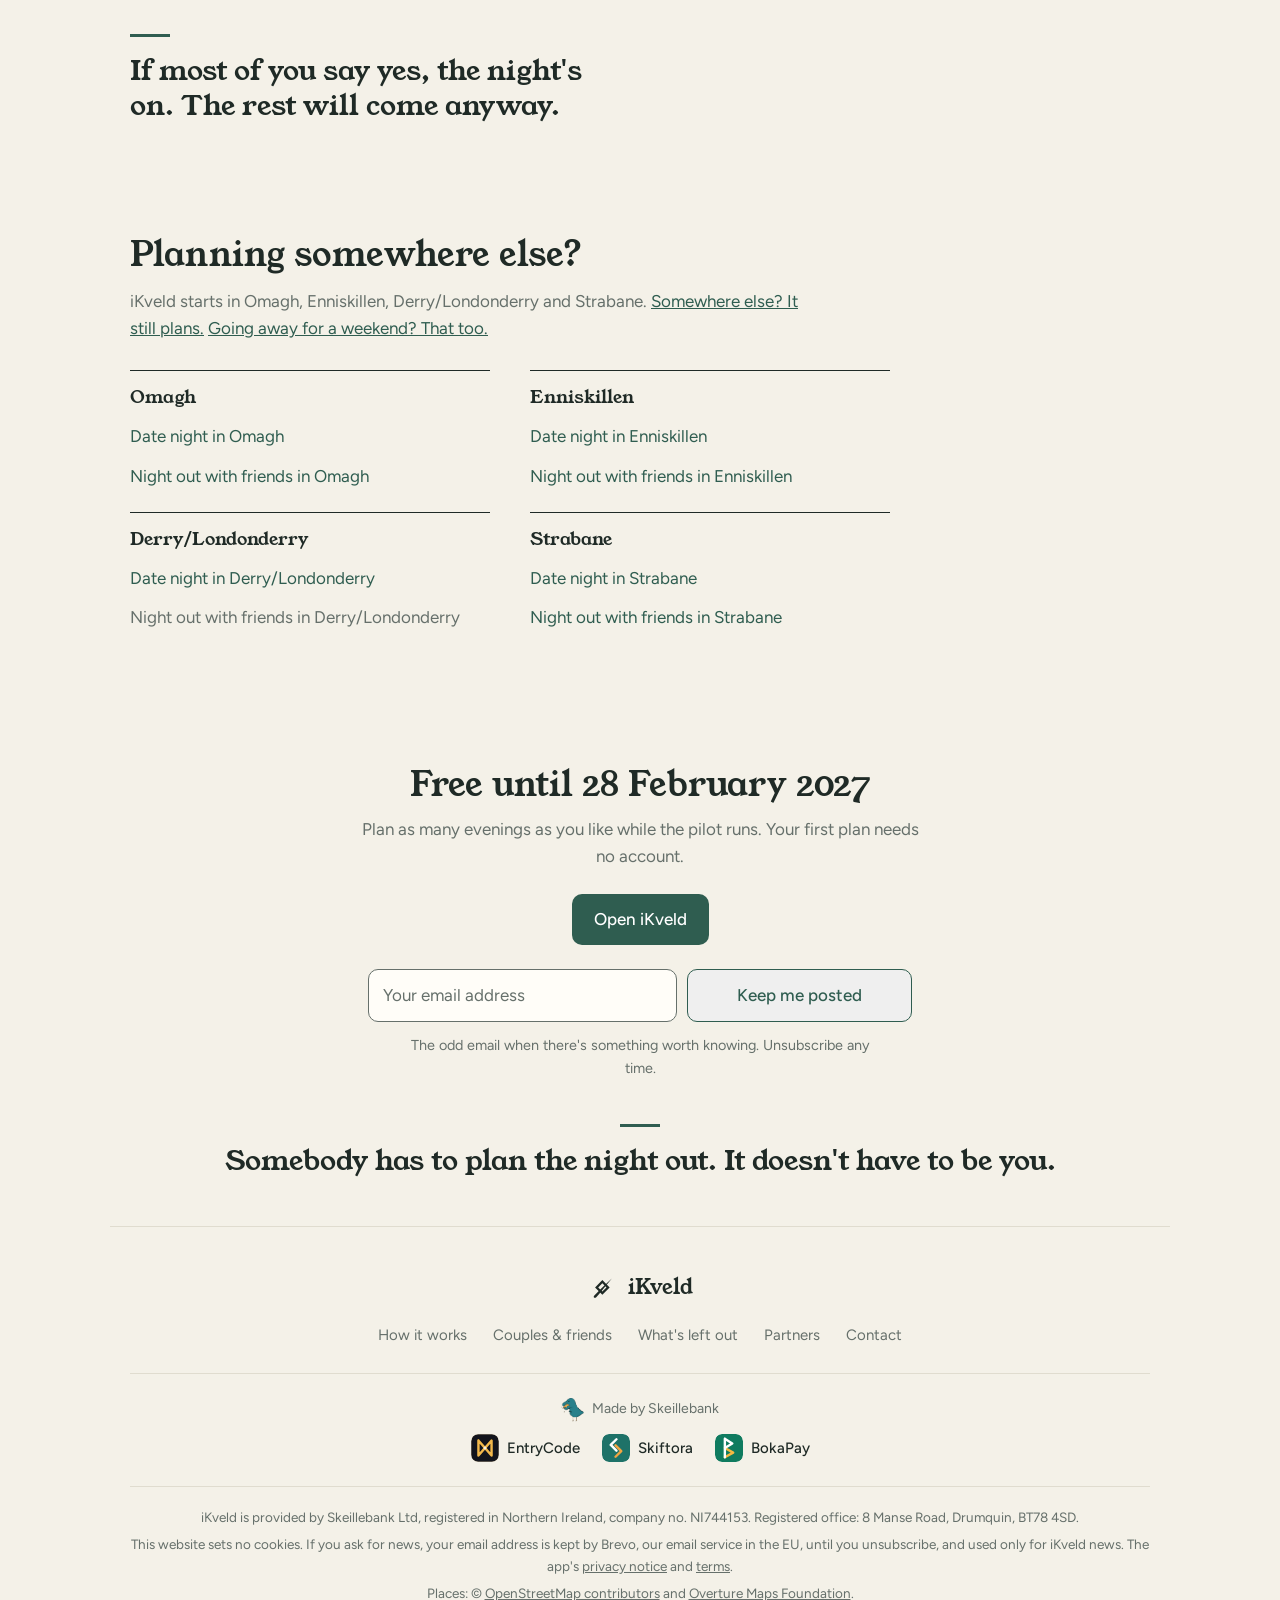
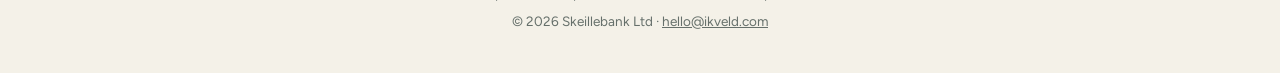
<file: night-out-derry/index.html>
<!doctype html>
<html lang="en-GB">
<head>
<meta charset="utf-8">
<meta name="viewport" content="width=device-width, initial-scale=1">
<title>Night out in Derry/Londonderry with friends: dinner or a pub crawl | iKveld</title>
<meta name="description" content="Plan a night out in Derry/Londonderry with friends: group dinner or a pub crawl, with the cost for everyone and a vote. iKveld plans it, free until 28 February 2027.">
<link rel="icon" href="/favicon.ico" sizes="any">
<link rel="icon" href="/favicon-48.png" type="image/png" sizes="48x48">
<link rel="icon" href="../logo.svg" type="image/svg+xml">
<link rel="apple-touch-icon" href="../apple-touch-icon.png">
<meta name="theme-color" content="#2F5D50" media="(prefers-color-scheme: light)">
<meta name="theme-color" content="#121816" media="(prefers-color-scheme: dark)">
<link rel="canonical" href="https://ikveld.com/night-out-derry/">
<meta property="og:type" content="website">
<meta property="og:site_name" content="iKveld">
<meta property="og:title" content="A night out in Derry/Londonderry with friends, planned.">
<meta property="og:description" content="Plan a night out in Derry/Londonderry with friends: group dinner or a pub crawl, with the cost for everyone and a vote. iKveld plans it, free until 28 February 2027.">
<meta property="og:url" content="https://ikveld.com/night-out-derry/">
<meta property="og:image" content="https://ikveld.com/icon-512.png">
<meta property="og:locale" content="en_GB">
<link rel="stylesheet" href="../site.css">
</head>
<body class="out">
<header class="site-header">
  <div class="wrap">
    <a class="wordmark" href="../" aria-label="iKveld, home">
      <svg viewBox="0 0 200 200" aria-hidden="true"><g fill="currentColor" transform="translate(14.7 15) scale(0.81)"><path d="M 100 40 L 160 100 L 100 160 L 40 100 Z M 100 66 L 66 100 L 100 134 L 134 100 Z"/><g transform="translate(40 176) rotate(-137.4) scale(0.9 1.36)"><path d="M -12 2 C -10 -10 10 -12 12 0 C 10 50 6 105 0 150 C -4 105 -10 50 -12 2 Z"/></g></g></svg>
      iKveld
    </a>
    <nav class="nav" aria-label="Main">
      <a href="../#how">How it works</a>
      <a href="#towns">Other towns</a>
      <a href="../#partners">Partners</a>
    </nav>
  </div>
</header>

<main class="wrap">
  <div class="hero" style="grid-template-columns: 1fr;">
    <div>
      <p class="status">Open now in Northern Ireland, free until 28 February 2027</p>
      <h1>A night out in Derry/Londonderry with friends, planned.</h1>
      <p class="lead">Derry/Londonderry is made for a night out with friends: compact, lively and easy to walk. The hard part is getting six people to agree on a time and a place.</p>
      <div class="cta-row">
        <a class="btn primary" href="https://app.ikveld.com/">Open iKveld</a>
        <a class="btn ghost" href="../#how">See how it works</a>
      </div>
    </div>
  </div>

  <section>
    <div class="sec-head">
      <h2>What a night out in Derry/Londonderry looks like in iKveld</h2>
      <p>Start a group, share the link, and iKveld does the rest.</p>
    </div>
    <div class="grid">
      <div class="card">
        <h3>Dinner for the group</h3>
        <p>Somewhere that suits everyone, with the cost for each person shown before anyone says yes.</p>
      </div>
      <div class="card">
        <h3>Or a pub crawl</h3>
        <p>Three or four bars a short walk apart, with a time for each stop.</p>
      </div>
      <div class="card">
        <h3>Everyone votes</h3>
        <p>Share the link and let the group vote. If most of you say yes, the night's on. Everyone sees how many voted, never who.</p>
      </div>
    </div>
    <p class="land">All you have to do is turn up.</p>
  </section>

  <section class="breath" aria-label="Why iKveld">
    <p>Six people, one group chat, forty messages. <span>Or one link and a vote.</span></p>
  </section>

  <section>
    <div class="sec-head">
      <h2>Good to know in Derry/Londonderry</h2>
    </div>
    <ul class="notes">
      <li>Waterloo Street, just outside the walls, is known for pubs with live traditional music.</li>
      <li>A pub crawl plan keeps the stops a short walk apart, with a time for each one.</li>
    </ul>
    <p class="land">If most of you say yes, the night's on. The rest will come anyway.</p>
  </section>

  <section id="towns">
    <div class="sec-head">
      <h2>Planning somewhere else?</h2>
      <p>iKveld starts in Omagh, Enniskillen, Derry/Londonderry and Strabane. <a href="../your-town/">Somewhere else? It still plans.</a> <a href="../weekend-away/">Going away for a weekend? That too.</a></p>
    </div>
<div class="towns">
  <div><h3>Omagh</h3>
    <a href="../date-night-omagh/">Date night in Omagh</a>
    <a href="../night-out-omagh/">Night out with friends in Omagh</a>
  </div>
  <div><h3>Enniskillen</h3>
    <a href="../date-night-enniskillen/">Date night in Enniskillen</a>
    <a href="../night-out-enniskillen/">Night out with friends in Enniskillen</a>
  </div>
  <div><h3>Derry/Londonderry</h3>
    <a href="../date-night-derry/">Date night in Derry/Londonderry</a>
    <a href="../night-out-derry/" aria-current="page">Night out with friends in Derry/Londonderry</a>
  </div>
  <div><h3>Strabane</h3>
    <a href="../date-night-strabane/">Date night in Strabane</a>
    <a href="../night-out-strabane/">Night out with friends in Strabane</a>
  </div>
</div>
  </section>

  <section class="last" id="launch">
    <h2>Free until 28 February 2027</h2>
    <p>Plan as many evenings as you like while the pilot runs. Your first plan needs no account.</p>
    <p><a class="btn primary" href="https://app.ikveld.com/">Open iKveld</a></p>
    <form class="signup" action="https://3156a3ab.sibforms.com/serve/[base64]" method="POST" data-signup>
      <label class="vh" for="signup-email">Your email address</label>
      <div class="signup-row">
        <input id="signup-email" type="email" name="EMAIL" autocomplete="email" required placeholder="Your email address">
        <button class="btn ghost" type="submit">Keep me posted</button>
      </div>
      <input class="vh" type="text" name="email_address_check" value="" tabindex="-1" autocomplete="off" aria-hidden="true">
      <input type="hidden" name="locale" value="en">
      <p class="signup-note">The odd email when there's something worth knowing. Unsubscribe any time.</p>
      <p class="signup-msg" role="status" aria-live="polite"></p>
    </form>
    <p class="land">Somebody has to plan the night out. It doesn't have to be you.</p>
  </section>
</main>

<footer class="sfoot wrap">
  <a class="wordmark" href="../" aria-label="iKveld, home">
    <svg viewBox="0 0 200 200" aria-hidden="true"><g fill="currentColor" transform="translate(14.7 15) scale(0.81)"><path d="M 100 40 L 160 100 L 100 160 L 40 100 Z M 100 66 L 66 100 L 100 134 L 134 100 Z"/><g transform="translate(40 176) rotate(-137.4) scale(0.9 1.36)"><path d="M -12 2 C -10 -10 10 -12 12 0 C 10 50 6 105 0 150 C -4 105 -10 50 -12 2 Z"/></g></g></svg>
    iKveld
  </a>
  <nav class="sfoot-links" aria-label="Footer">
    <a href="../#how">How it works</a>
    <a href="../#together">Couples &amp; friends</a>
    <a href="../#without">What's left out</a>
    <a href="../#partners">Partners</a>
    <a href="mailto:hello@ikveld.com">Contact</a>
  </nav>
  <nav class="family" aria-label="Skeillebank products">
    <a class="family-label" href="https://skeillebank.com"><img src="../logos/skeillebank.webp" alt="" width="23" height="24">Made by Skeillebank</a>
    <a class="fam" href="https://entrycode.uk"><img src="../logos/entrycode.svg" alt="" width="28" height="28">EntryCode</a>
    <a class="fam" href="https://skiftora.com"><img src="../logos/skiftora.svg" alt="" width="28" height="28">Skiftora</a>
    <a class="fam" href="https://bokapay.co.uk"><img src="../logos/bokapay.svg" alt="" width="28" height="28">BokaPay</a>
  </nav>
  <div class="sfoot-fine">
    <p>iKveld is provided by Skeillebank Ltd, registered in Northern Ireland, company no. NI744153. Registered office: 8 Manse Road, Drumquin, BT78 4SD.</p>
    <p>This website sets no cookies. If you ask for news, your email address is kept by Brevo, our email service in the EU, until you unsubscribe, and used only for iKveld news. The app's <a href="https://app.ikveld.com/privacy">privacy notice</a> and <a href="https://app.ikveld.com/terms">terms</a>.</p>
    <p>Places: © <a href="https://www.openstreetmap.org/copyright" rel="noopener noreferrer nofollow">OpenStreetMap contributors</a> and <a href="https://overturemaps.org" rel="noopener noreferrer nofollow">Overture Maps Foundation</a>.</p>
    <p>© 2026 Skeillebank Ltd · <a href="mailto:hello@ikveld.com">hello@ikveld.com</a></p>
  </div>
</footer>
<script src="../signup.js" defer></script>
</body>
</html>
</file>
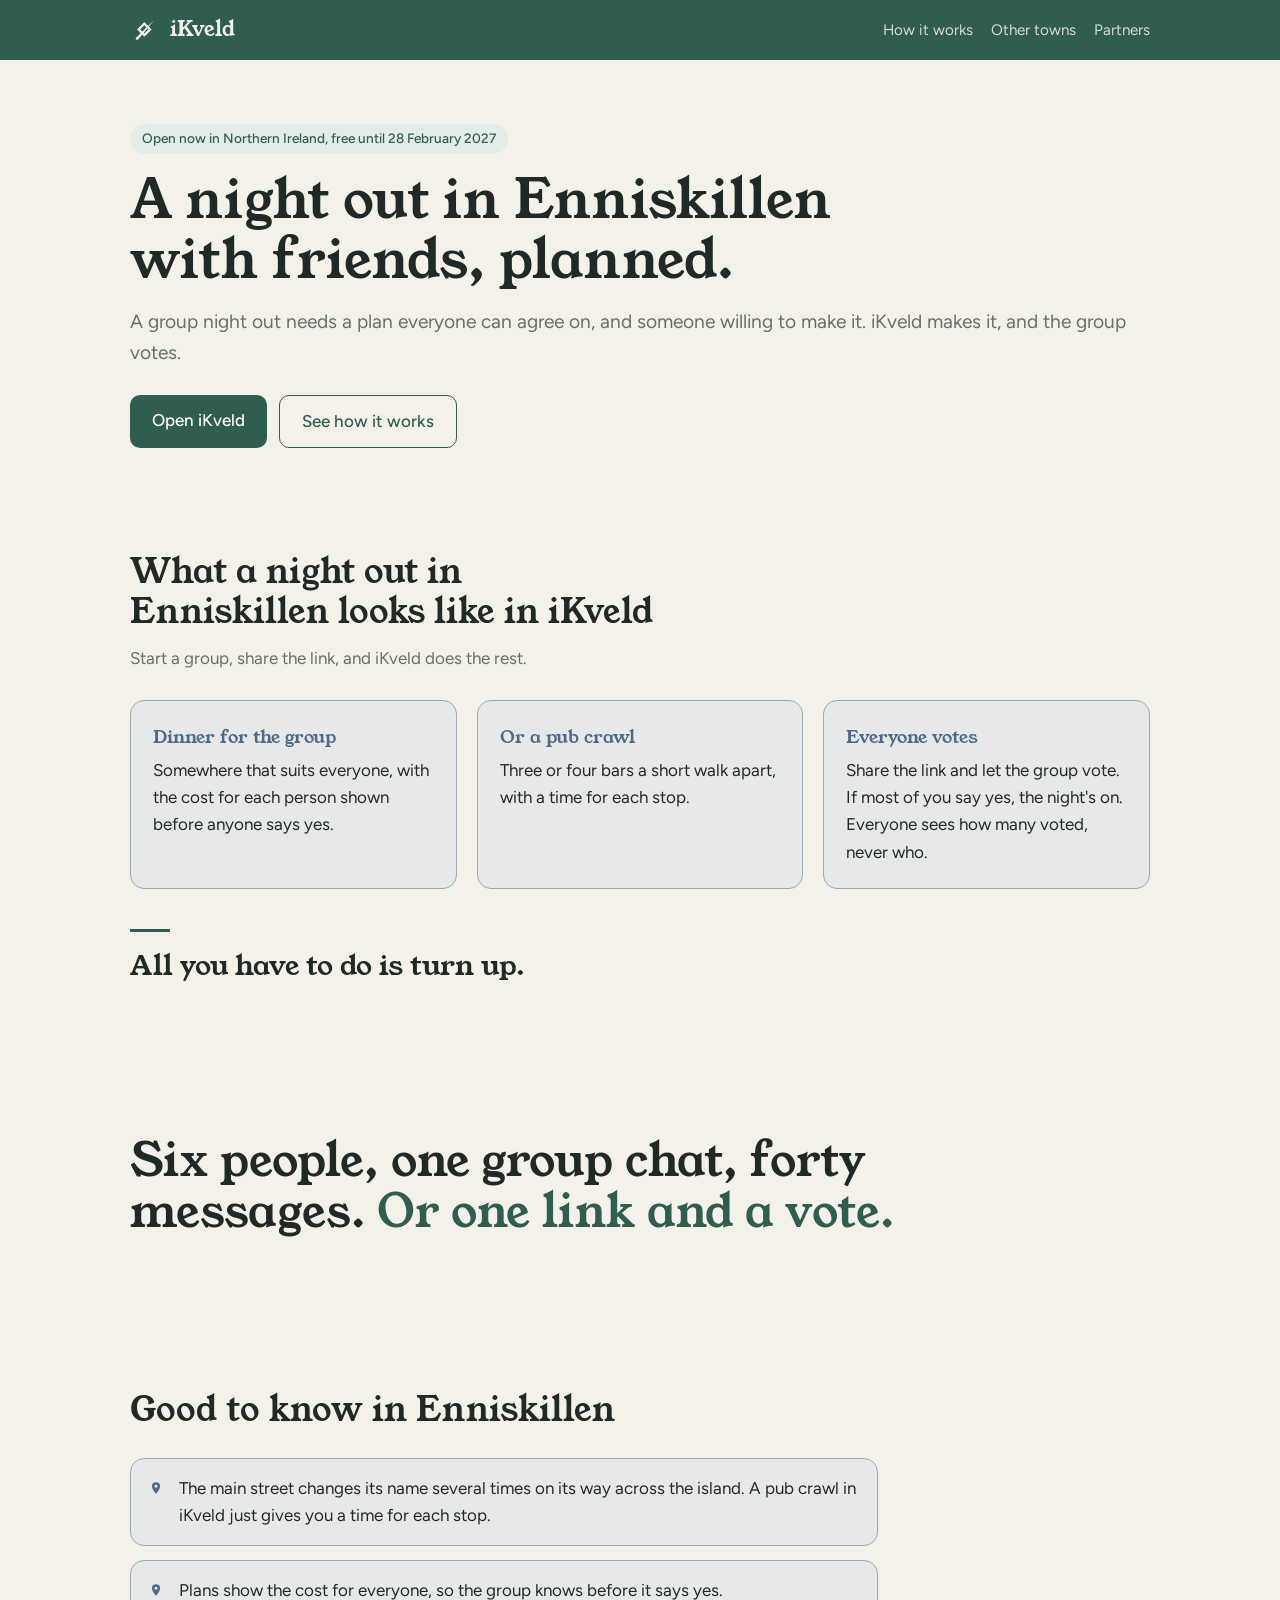
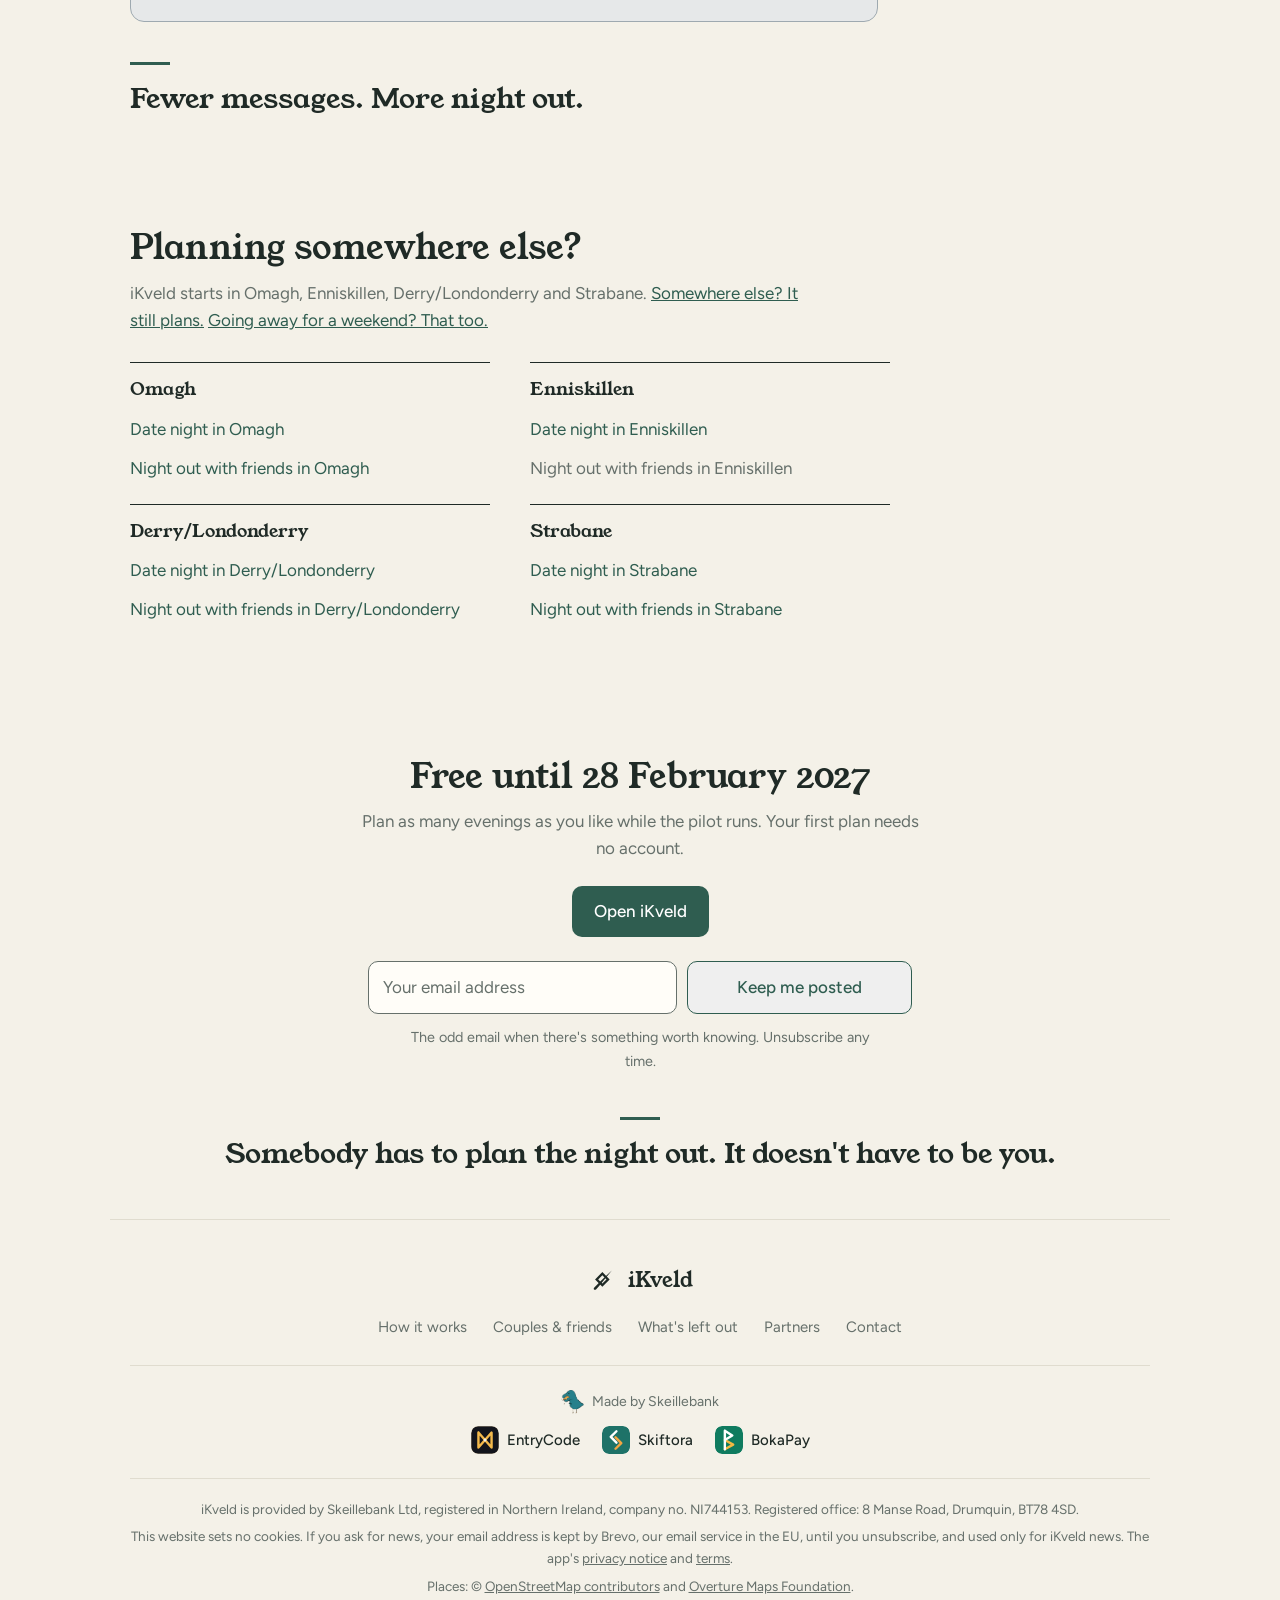
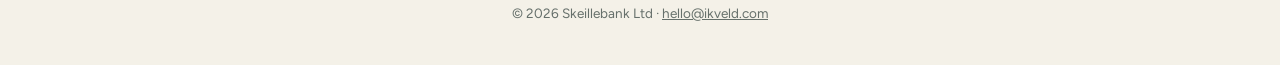
<file: night-out-enniskillen/index.html>
<!doctype html>
<html lang="en-GB">
<head>
<meta charset="utf-8">
<meta name="viewport" content="width=device-width, initial-scale=1">
<title>Night out in Enniskillen with friends: dinner or a pub crawl | iKveld</title>
<meta name="description" content="Plan a night out in Enniskillen with friends: group dinner or a pub crawl, with the cost for everyone and a vote. iKveld plans it, free until 28 February 2027.">
<link rel="icon" href="/favicon.ico" sizes="any">
<link rel="icon" href="/favicon-48.png" type="image/png" sizes="48x48">
<link rel="icon" href="../logo.svg" type="image/svg+xml">
<link rel="apple-touch-icon" href="../apple-touch-icon.png">
<meta name="theme-color" content="#2F5D50" media="(prefers-color-scheme: light)">
<meta name="theme-color" content="#121816" media="(prefers-color-scheme: dark)">
<link rel="canonical" href="https://ikveld.com/night-out-enniskillen/">
<meta property="og:type" content="website">
<meta property="og:site_name" content="iKveld">
<meta property="og:title" content="A night out in Enniskillen with friends, planned.">
<meta property="og:description" content="Plan a night out in Enniskillen with friends: group dinner or a pub crawl, with the cost for everyone and a vote. iKveld plans it, free until 28 February 2027.">
<meta property="og:url" content="https://ikveld.com/night-out-enniskillen/">
<meta property="og:image" content="https://ikveld.com/icon-512.png">
<meta property="og:locale" content="en_GB">
<link rel="stylesheet" href="../site.css">
</head>
<body class="out">
<header class="site-header">
  <div class="wrap">
    <a class="wordmark" href="../" aria-label="iKveld, home">
      <svg viewBox="0 0 200 200" aria-hidden="true"><g fill="currentColor" transform="translate(14.7 15) scale(0.81)"><path d="M 100 40 L 160 100 L 100 160 L 40 100 Z M 100 66 L 66 100 L 100 134 L 134 100 Z"/><g transform="translate(40 176) rotate(-137.4) scale(0.9 1.36)"><path d="M -12 2 C -10 -10 10 -12 12 0 C 10 50 6 105 0 150 C -4 105 -10 50 -12 2 Z"/></g></g></svg>
      iKveld
    </a>
    <nav class="nav" aria-label="Main">
      <a href="../#how">How it works</a>
      <a href="#towns">Other towns</a>
      <a href="../#partners">Partners</a>
    </nav>
  </div>
</header>

<main class="wrap">
  <div class="hero" style="grid-template-columns: 1fr;">
    <div>
      <p class="status">Open now in Northern Ireland, free until 28 February 2027</p>
      <h1>A night out in Enniskillen with friends, planned.</h1>
      <p class="lead">A group night out needs a plan everyone can agree on, and someone willing to make it. iKveld makes it, and the group votes.</p>
      <div class="cta-row">
        <a class="btn primary" href="https://app.ikveld.com/">Open iKveld</a>
        <a class="btn ghost" href="../#how">See how it works</a>
      </div>
    </div>
  </div>

  <section>
    <div class="sec-head">
      <h2>What a night out in Enniskillen looks like in iKveld</h2>
      <p>Start a group, share the link, and iKveld does the rest.</p>
    </div>
    <div class="grid">
      <div class="card">
        <h3>Dinner for the group</h3>
        <p>Somewhere that suits everyone, with the cost for each person shown before anyone says yes.</p>
      </div>
      <div class="card">
        <h3>Or a pub crawl</h3>
        <p>Three or four bars a short walk apart, with a time for each stop.</p>
      </div>
      <div class="card">
        <h3>Everyone votes</h3>
        <p>Share the link and let the group vote. If most of you say yes, the night's on. Everyone sees how many voted, never who.</p>
      </div>
    </div>
    <p class="land">All you have to do is turn up.</p>
  </section>

  <section class="breath" aria-label="Why iKveld">
    <p>Six people, one group chat, forty messages. <span>Or one link and a vote.</span></p>
  </section>

  <section>
    <div class="sec-head">
      <h2>Good to know in Enniskillen</h2>
    </div>
    <ul class="notes">
      <li>The main street changes its name several times on its way across the island. A pub crawl in iKveld just gives you a time for each stop.</li>
      <li>Plans show the cost for everyone, so the group knows before it says yes.</li>
    </ul>
    <p class="land">Fewer messages. More night out.</p>
  </section>

  <section id="towns">
    <div class="sec-head">
      <h2>Planning somewhere else?</h2>
      <p>iKveld starts in Omagh, Enniskillen, Derry/Londonderry and Strabane. <a href="../your-town/">Somewhere else? It still plans.</a> <a href="../weekend-away/">Going away for a weekend? That too.</a></p>
    </div>
<div class="towns">
  <div><h3>Omagh</h3>
    <a href="../date-night-omagh/">Date night in Omagh</a>
    <a href="../night-out-omagh/">Night out with friends in Omagh</a>
  </div>
  <div><h3>Enniskillen</h3>
    <a href="../date-night-enniskillen/">Date night in Enniskillen</a>
    <a href="../night-out-enniskillen/" aria-current="page">Night out with friends in Enniskillen</a>
  </div>
  <div><h3>Derry/Londonderry</h3>
    <a href="../date-night-derry/">Date night in Derry/Londonderry</a>
    <a href="../night-out-derry/">Night out with friends in Derry/Londonderry</a>
  </div>
  <div><h3>Strabane</h3>
    <a href="../date-night-strabane/">Date night in Strabane</a>
    <a href="../night-out-strabane/">Night out with friends in Strabane</a>
  </div>
</div>
  </section>

  <section class="last" id="launch">
    <h2>Free until 28 February 2027</h2>
    <p>Plan as many evenings as you like while the pilot runs. Your first plan needs no account.</p>
    <p><a class="btn primary" href="https://app.ikveld.com/">Open iKveld</a></p>
    <form class="signup" action="https://3156a3ab.sibforms.com/serve/[base64]" method="POST" data-signup>
      <label class="vh" for="signup-email">Your email address</label>
      <div class="signup-row">
        <input id="signup-email" type="email" name="EMAIL" autocomplete="email" required placeholder="Your email address">
        <button class="btn ghost" type="submit">Keep me posted</button>
      </div>
      <input class="vh" type="text" name="email_address_check" value="" tabindex="-1" autocomplete="off" aria-hidden="true">
      <input type="hidden" name="locale" value="en">
      <p class="signup-note">The odd email when there's something worth knowing. Unsubscribe any time.</p>
      <p class="signup-msg" role="status" aria-live="polite"></p>
    </form>
    <p class="land">Somebody has to plan the night out. It doesn't have to be you.</p>
  </section>
</main>

<footer class="sfoot wrap">
  <a class="wordmark" href="../" aria-label="iKveld, home">
    <svg viewBox="0 0 200 200" aria-hidden="true"><g fill="currentColor" transform="translate(14.7 15) scale(0.81)"><path d="M 100 40 L 160 100 L 100 160 L 40 100 Z M 100 66 L 66 100 L 100 134 L 134 100 Z"/><g transform="translate(40 176) rotate(-137.4) scale(0.9 1.36)"><path d="M -12 2 C -10 -10 10 -12 12 0 C 10 50 6 105 0 150 C -4 105 -10 50 -12 2 Z"/></g></g></svg>
    iKveld
  </a>
  <nav class="sfoot-links" aria-label="Footer">
    <a href="../#how">How it works</a>
    <a href="../#together">Couples &amp; friends</a>
    <a href="../#without">What's left out</a>
    <a href="../#partners">Partners</a>
    <a href="mailto:hello@ikveld.com">Contact</a>
  </nav>
  <nav class="family" aria-label="Skeillebank products">
    <a class="family-label" href="https://skeillebank.com"><img src="../logos/skeillebank.webp" alt="" width="23" height="24">Made by Skeillebank</a>
    <a class="fam" href="https://entrycode.uk"><img src="../logos/entrycode.svg" alt="" width="28" height="28">EntryCode</a>
    <a class="fam" href="https://skiftora.com"><img src="../logos/skiftora.svg" alt="" width="28" height="28">Skiftora</a>
    <a class="fam" href="https://bokapay.co.uk"><img src="../logos/bokapay.svg" alt="" width="28" height="28">BokaPay</a>
  </nav>
  <div class="sfoot-fine">
    <p>iKveld is provided by Skeillebank Ltd, registered in Northern Ireland, company no. NI744153. Registered office: 8 Manse Road, Drumquin, BT78 4SD.</p>
    <p>This website sets no cookies. If you ask for news, your email address is kept by Brevo, our email service in the EU, until you unsubscribe, and used only for iKveld news. The app's <a href="https://app.ikveld.com/privacy">privacy notice</a> and <a href="https://app.ikveld.com/terms">terms</a>.</p>
    <p>Places: © <a href="https://www.openstreetmap.org/copyright" rel="noopener noreferrer nofollow">OpenStreetMap contributors</a> and <a href="https://overturemaps.org" rel="noopener noreferrer nofollow">Overture Maps Foundation</a>.</p>
    <p>© 2026 Skeillebank Ltd · <a href="mailto:hello@ikveld.com">hello@ikveld.com</a></p>
  </div>
</footer>
<script src="../signup.js" defer></script>
</body>
</html>
</file>
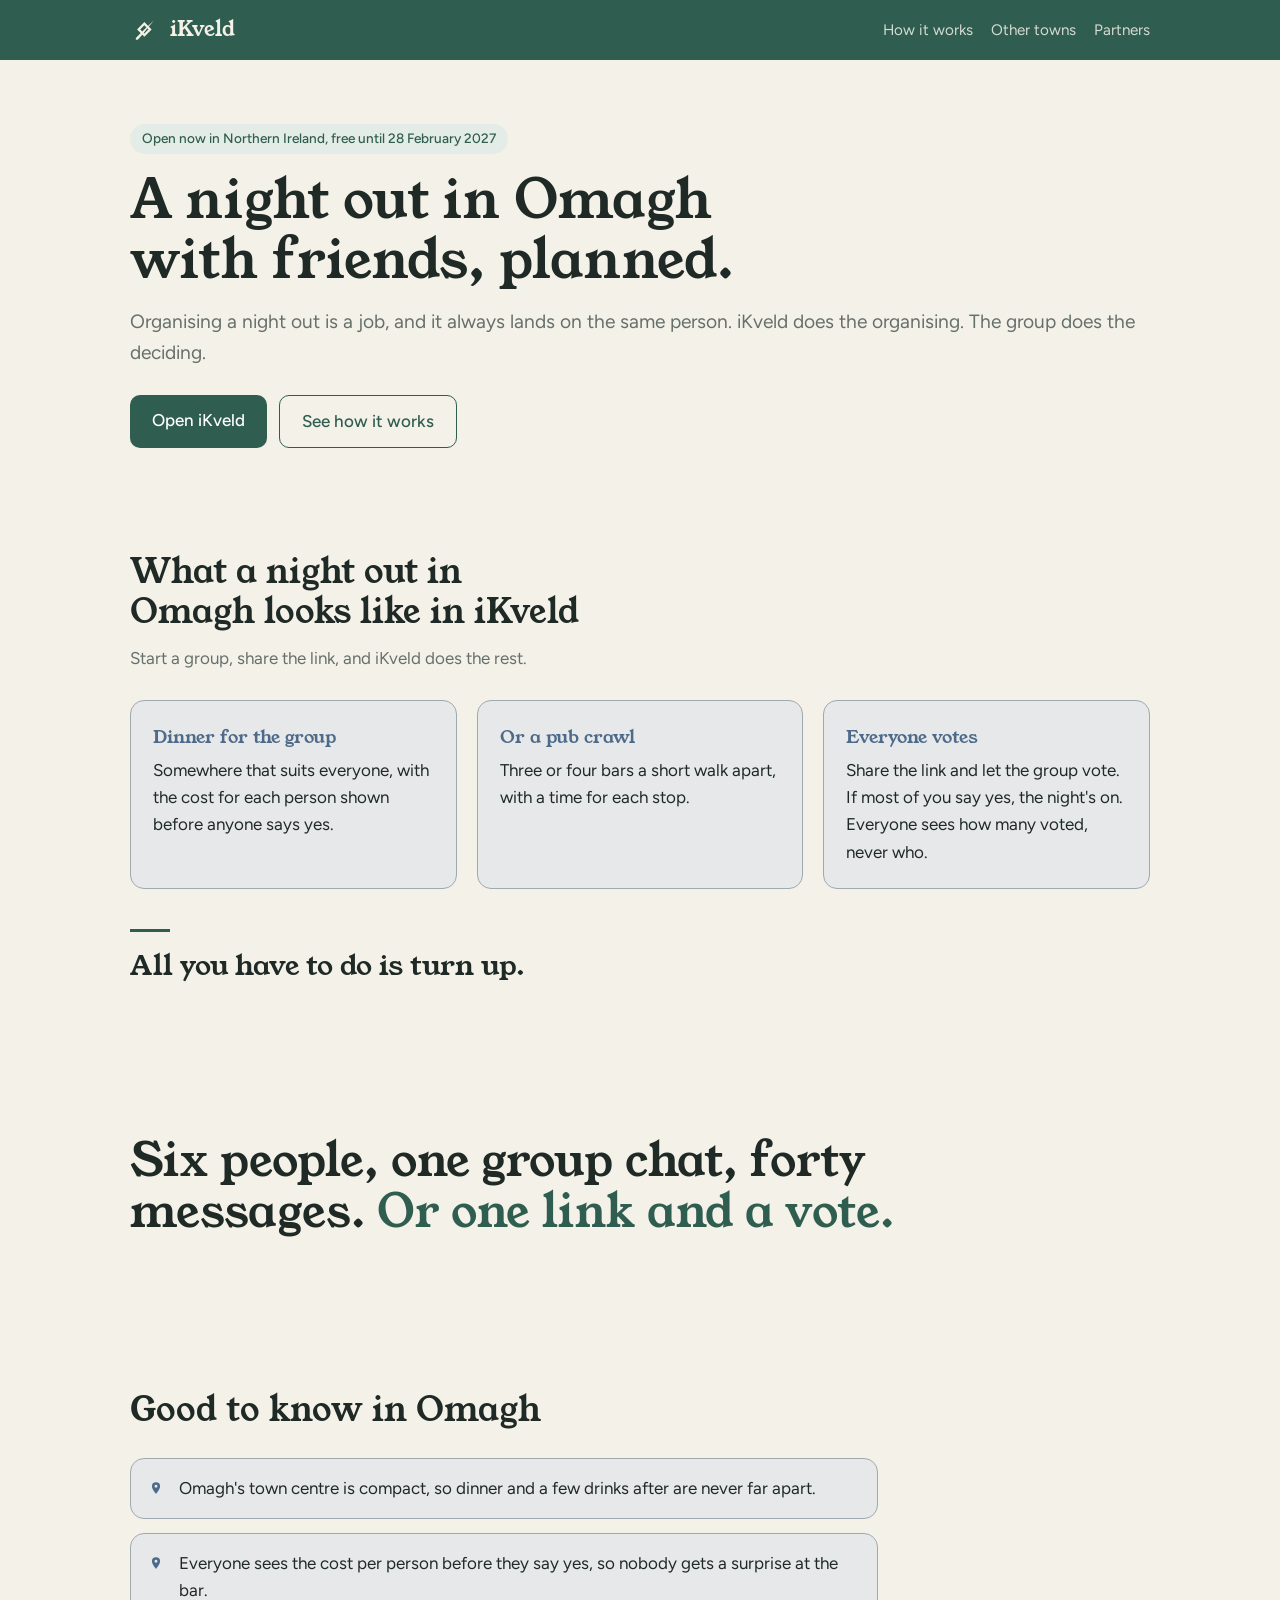
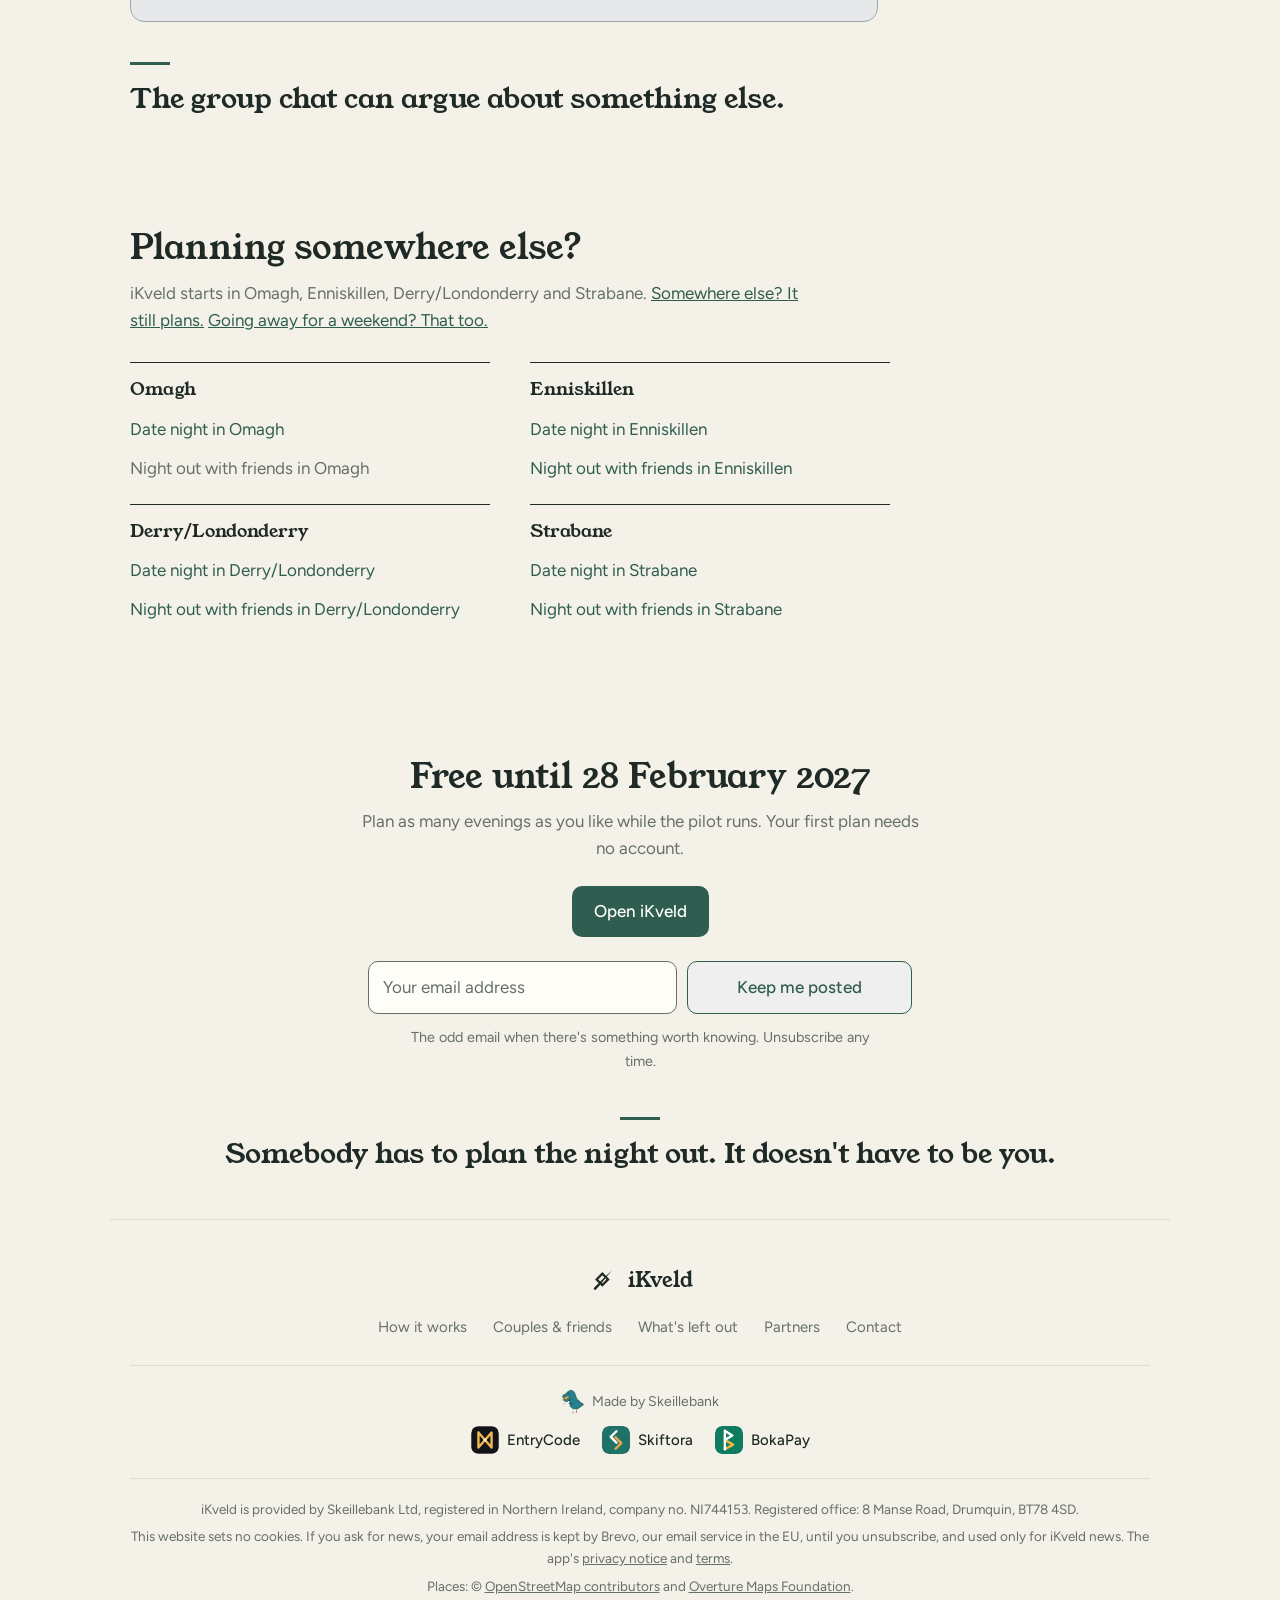
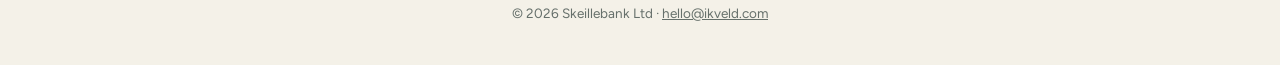
<file: night-out-omagh/index.html>
<!doctype html>
<html lang="en-GB">
<head>
<meta charset="utf-8">
<meta name="viewport" content="width=device-width, initial-scale=1">
<title>Night out in Omagh with friends: dinner or a pub crawl | iKveld</title>
<meta name="description" content="Plan a night out in Omagh with friends: group dinner or a pub crawl, with the cost for everyone and a vote. iKveld plans it, free until 28 February 2027.">
<link rel="icon" href="/favicon.ico" sizes="any">
<link rel="icon" href="/favicon-48.png" type="image/png" sizes="48x48">
<link rel="icon" href="../logo.svg" type="image/svg+xml">
<link rel="apple-touch-icon" href="../apple-touch-icon.png">
<meta name="theme-color" content="#2F5D50" media="(prefers-color-scheme: light)">
<meta name="theme-color" content="#121816" media="(prefers-color-scheme: dark)">
<link rel="canonical" href="https://ikveld.com/night-out-omagh/">
<meta property="og:type" content="website">
<meta property="og:site_name" content="iKveld">
<meta property="og:title" content="A night out in Omagh with friends, planned.">
<meta property="og:description" content="Plan a night out in Omagh with friends: group dinner or a pub crawl, with the cost for everyone and a vote. iKveld plans it, free until 28 February 2027.">
<meta property="og:url" content="https://ikveld.com/night-out-omagh/">
<meta property="og:image" content="https://ikveld.com/icon-512.png">
<meta property="og:locale" content="en_GB">
<link rel="stylesheet" href="../site.css">
</head>
<body class="out">
<header class="site-header">
  <div class="wrap">
    <a class="wordmark" href="../" aria-label="iKveld, home">
      <svg viewBox="0 0 200 200" aria-hidden="true"><g fill="currentColor" transform="translate(14.7 15) scale(0.81)"><path d="M 100 40 L 160 100 L 100 160 L 40 100 Z M 100 66 L 66 100 L 100 134 L 134 100 Z"/><g transform="translate(40 176) rotate(-137.4) scale(0.9 1.36)"><path d="M -12 2 C -10 -10 10 -12 12 0 C 10 50 6 105 0 150 C -4 105 -10 50 -12 2 Z"/></g></g></svg>
      iKveld
    </a>
    <nav class="nav" aria-label="Main">
      <a href="../#how">How it works</a>
      <a href="#towns">Other towns</a>
      <a href="../#partners">Partners</a>
    </nav>
  </div>
</header>

<main class="wrap">
  <div class="hero" style="grid-template-columns: 1fr;">
    <div>
      <p class="status">Open now in Northern Ireland, free until 28 February 2027</p>
      <h1>A night out in Omagh with friends, planned.</h1>
      <p class="lead">Organising a night out is a job, and it always lands on the same person. iKveld does the organising. The group does the deciding.</p>
      <div class="cta-row">
        <a class="btn primary" href="https://app.ikveld.com/">Open iKveld</a>
        <a class="btn ghost" href="../#how">See how it works</a>
      </div>
    </div>
  </div>

  <section>
    <div class="sec-head">
      <h2>What a night out in Omagh looks like in iKveld</h2>
      <p>Start a group, share the link, and iKveld does the rest.</p>
    </div>
    <div class="grid">
      <div class="card">
        <h3>Dinner for the group</h3>
        <p>Somewhere that suits everyone, with the cost for each person shown before anyone says yes.</p>
      </div>
      <div class="card">
        <h3>Or a pub crawl</h3>
        <p>Three or four bars a short walk apart, with a time for each stop.</p>
      </div>
      <div class="card">
        <h3>Everyone votes</h3>
        <p>Share the link and let the group vote. If most of you say yes, the night's on. Everyone sees how many voted, never who.</p>
      </div>
    </div>
    <p class="land">All you have to do is turn up.</p>
  </section>

  <section class="breath" aria-label="Why iKveld">
    <p>Six people, one group chat, forty messages. <span>Or one link and a vote.</span></p>
  </section>

  <section>
    <div class="sec-head">
      <h2>Good to know in Omagh</h2>
    </div>
    <ul class="notes">
      <li>Omagh&#x27;s town centre is compact, so dinner and a few drinks after are never far apart.</li>
      <li>Everyone sees the cost per person before they say yes, so nobody gets a surprise at the bar.</li>
    </ul>
    <p class="land">The group chat can argue about something else.</p>
  </section>

  <section id="towns">
    <div class="sec-head">
      <h2>Planning somewhere else?</h2>
      <p>iKveld starts in Omagh, Enniskillen, Derry/Londonderry and Strabane. <a href="../your-town/">Somewhere else? It still plans.</a> <a href="../weekend-away/">Going away for a weekend? That too.</a></p>
    </div>
<div class="towns">
  <div><h3>Omagh</h3>
    <a href="../date-night-omagh/">Date night in Omagh</a>
    <a href="../night-out-omagh/" aria-current="page">Night out with friends in Omagh</a>
  </div>
  <div><h3>Enniskillen</h3>
    <a href="../date-night-enniskillen/">Date night in Enniskillen</a>
    <a href="../night-out-enniskillen/">Night out with friends in Enniskillen</a>
  </div>
  <div><h3>Derry/Londonderry</h3>
    <a href="../date-night-derry/">Date night in Derry/Londonderry</a>
    <a href="../night-out-derry/">Night out with friends in Derry/Londonderry</a>
  </div>
  <div><h3>Strabane</h3>
    <a href="../date-night-strabane/">Date night in Strabane</a>
    <a href="../night-out-strabane/">Night out with friends in Strabane</a>
  </div>
</div>
  </section>

  <section class="last" id="launch">
    <h2>Free until 28 February 2027</h2>
    <p>Plan as many evenings as you like while the pilot runs. Your first plan needs no account.</p>
    <p><a class="btn primary" href="https://app.ikveld.com/">Open iKveld</a></p>
    <form class="signup" action="https://3156a3ab.sibforms.com/serve/[base64]" method="POST" data-signup>
      <label class="vh" for="signup-email">Your email address</label>
      <div class="signup-row">
        <input id="signup-email" type="email" name="EMAIL" autocomplete="email" required placeholder="Your email address">
        <button class="btn ghost" type="submit">Keep me posted</button>
      </div>
      <input class="vh" type="text" name="email_address_check" value="" tabindex="-1" autocomplete="off" aria-hidden="true">
      <input type="hidden" name="locale" value="en">
      <p class="signup-note">The odd email when there's something worth knowing. Unsubscribe any time.</p>
      <p class="signup-msg" role="status" aria-live="polite"></p>
    </form>
    <p class="land">Somebody has to plan the night out. It doesn't have to be you.</p>
  </section>
</main>

<footer class="sfoot wrap">
  <a class="wordmark" href="../" aria-label="iKveld, home">
    <svg viewBox="0 0 200 200" aria-hidden="true"><g fill="currentColor" transform="translate(14.7 15) scale(0.81)"><path d="M 100 40 L 160 100 L 100 160 L 40 100 Z M 100 66 L 66 100 L 100 134 L 134 100 Z"/><g transform="translate(40 176) rotate(-137.4) scale(0.9 1.36)"><path d="M -12 2 C -10 -10 10 -12 12 0 C 10 50 6 105 0 150 C -4 105 -10 50 -12 2 Z"/></g></g></svg>
    iKveld
  </a>
  <nav class="sfoot-links" aria-label="Footer">
    <a href="../#how">How it works</a>
    <a href="../#together">Couples &amp; friends</a>
    <a href="../#without">What's left out</a>
    <a href="../#partners">Partners</a>
    <a href="mailto:hello@ikveld.com">Contact</a>
  </nav>
  <nav class="family" aria-label="Skeillebank products">
    <a class="family-label" href="https://skeillebank.com"><img src="../logos/skeillebank.webp" alt="" width="23" height="24">Made by Skeillebank</a>
    <a class="fam" href="https://entrycode.uk"><img src="../logos/entrycode.svg" alt="" width="28" height="28">EntryCode</a>
    <a class="fam" href="https://skiftora.com"><img src="../logos/skiftora.svg" alt="" width="28" height="28">Skiftora</a>
    <a class="fam" href="https://bokapay.co.uk"><img src="../logos/bokapay.svg" alt="" width="28" height="28">BokaPay</a>
  </nav>
  <div class="sfoot-fine">
    <p>iKveld is provided by Skeillebank Ltd, registered in Northern Ireland, company no. NI744153. Registered office: 8 Manse Road, Drumquin, BT78 4SD.</p>
    <p>This website sets no cookies. If you ask for news, your email address is kept by Brevo, our email service in the EU, until you unsubscribe, and used only for iKveld news. The app's <a href="https://app.ikveld.com/privacy">privacy notice</a> and <a href="https://app.ikveld.com/terms">terms</a>.</p>
    <p>Places: © <a href="https://www.openstreetmap.org/copyright" rel="noopener noreferrer nofollow">OpenStreetMap contributors</a> and <a href="https://overturemaps.org" rel="noopener noreferrer nofollow">Overture Maps Foundation</a>.</p>
    <p>© 2026 Skeillebank Ltd · <a href="mailto:hello@ikveld.com">hello@ikveld.com</a></p>
  </div>
</footer>
<script src="../signup.js" defer></script>
</body>
</html>
</file>
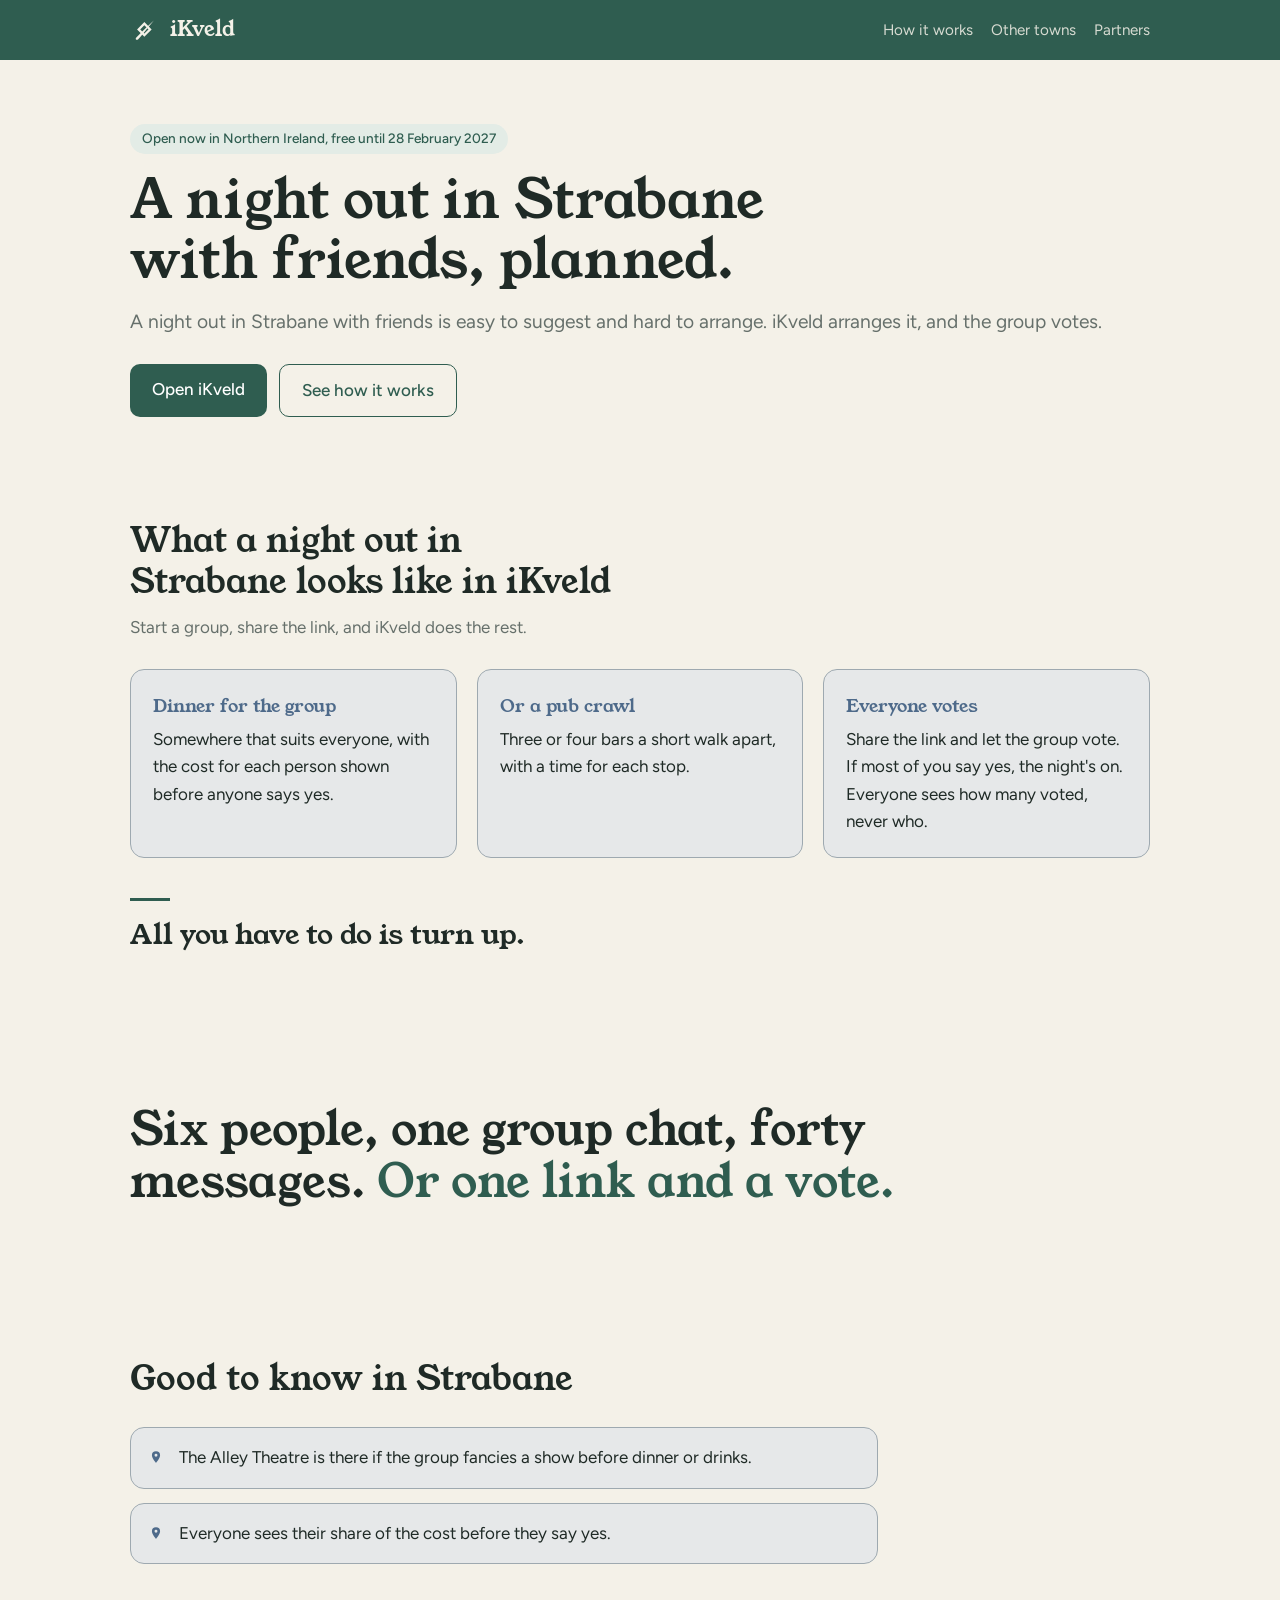
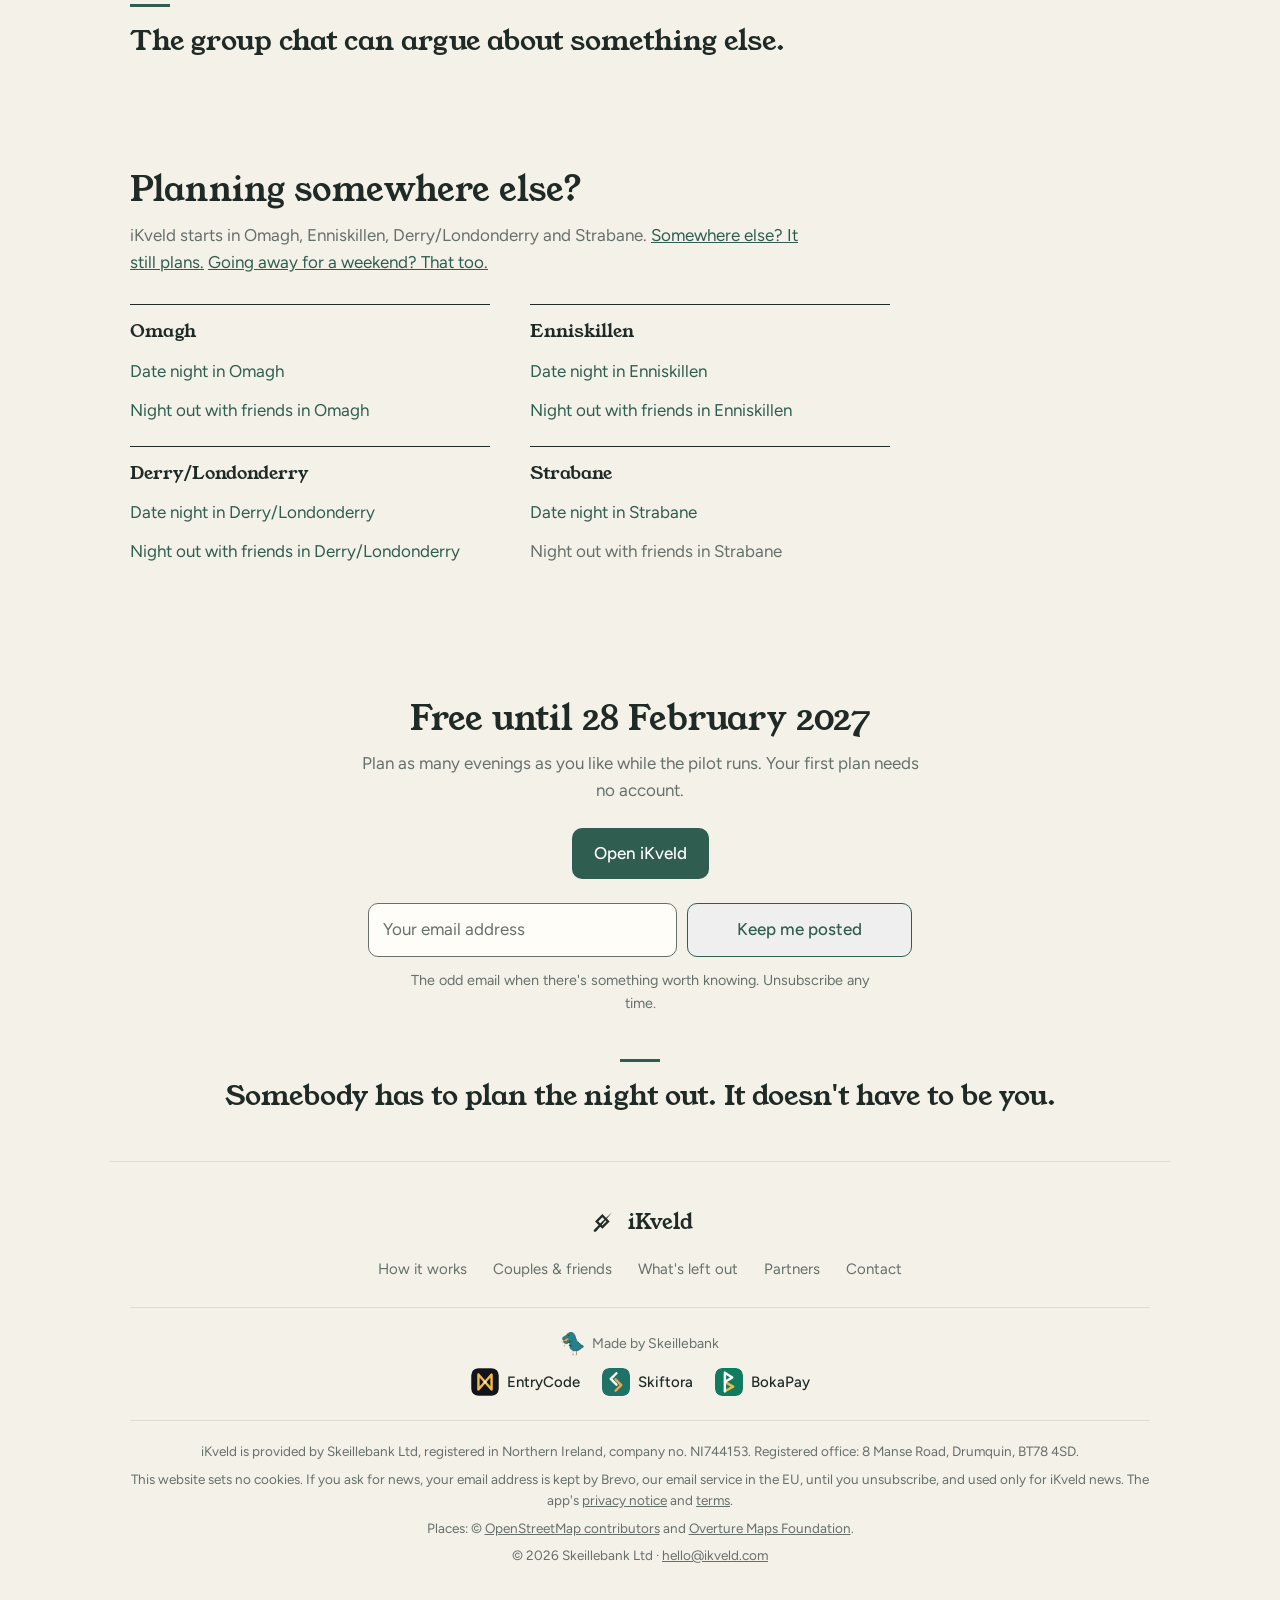
<file: night-out-strabane/index.html>
<!doctype html>
<html lang="en-GB">
<head>
<meta charset="utf-8">
<meta name="viewport" content="width=device-width, initial-scale=1">
<title>Night out in Strabane with friends: dinner or a pub crawl | iKveld</title>
<meta name="description" content="Plan a night out in Strabane with friends: group dinner or a pub crawl, with the cost for everyone and a vote. iKveld plans it, free until 28 February 2027.">
<link rel="icon" href="/favicon.ico" sizes="any">
<link rel="icon" href="/favicon-48.png" type="image/png" sizes="48x48">
<link rel="icon" href="../logo.svg" type="image/svg+xml">
<link rel="apple-touch-icon" href="../apple-touch-icon.png">
<meta name="theme-color" content="#2F5D50" media="(prefers-color-scheme: light)">
<meta name="theme-color" content="#121816" media="(prefers-color-scheme: dark)">
<link rel="canonical" href="https://ikveld.com/night-out-strabane/">
<meta property="og:type" content="website">
<meta property="og:site_name" content="iKveld">
<meta property="og:title" content="A night out in Strabane with friends, planned.">
<meta property="og:description" content="Plan a night out in Strabane with friends: group dinner or a pub crawl, with the cost for everyone and a vote. iKveld plans it, free until 28 February 2027.">
<meta property="og:url" content="https://ikveld.com/night-out-strabane/">
<meta property="og:image" content="https://ikveld.com/icon-512.png">
<meta property="og:locale" content="en_GB">
<link rel="stylesheet" href="../site.css">
</head>
<body class="out">
<header class="site-header">
  <div class="wrap">
    <a class="wordmark" href="../" aria-label="iKveld, home">
      <svg viewBox="0 0 200 200" aria-hidden="true"><g fill="currentColor" transform="translate(14.7 15) scale(0.81)"><path d="M 100 40 L 160 100 L 100 160 L 40 100 Z M 100 66 L 66 100 L 100 134 L 134 100 Z"/><g transform="translate(40 176) rotate(-137.4) scale(0.9 1.36)"><path d="M -12 2 C -10 -10 10 -12 12 0 C 10 50 6 105 0 150 C -4 105 -10 50 -12 2 Z"/></g></g></svg>
      iKveld
    </a>
    <nav class="nav" aria-label="Main">
      <a href="../#how">How it works</a>
      <a href="#towns">Other towns</a>
      <a href="../#partners">Partners</a>
    </nav>
  </div>
</header>

<main class="wrap">
  <div class="hero" style="grid-template-columns: 1fr;">
    <div>
      <p class="status">Open now in Northern Ireland, free until 28 February 2027</p>
      <h1>A night out in Strabane with friends, planned.</h1>
      <p class="lead">A night out in Strabane with friends is easy to suggest and hard to arrange. iKveld arranges it, and the group votes.</p>
      <div class="cta-row">
        <a class="btn primary" href="https://app.ikveld.com/">Open iKveld</a>
        <a class="btn ghost" href="../#how">See how it works</a>
      </div>
    </div>
  </div>

  <section>
    <div class="sec-head">
      <h2>What a night out in Strabane looks like in iKveld</h2>
      <p>Start a group, share the link, and iKveld does the rest.</p>
    </div>
    <div class="grid">
      <div class="card">
        <h3>Dinner for the group</h3>
        <p>Somewhere that suits everyone, with the cost for each person shown before anyone says yes.</p>
      </div>
      <div class="card">
        <h3>Or a pub crawl</h3>
        <p>Three or four bars a short walk apart, with a time for each stop.</p>
      </div>
      <div class="card">
        <h3>Everyone votes</h3>
        <p>Share the link and let the group vote. If most of you say yes, the night's on. Everyone sees how many voted, never who.</p>
      </div>
    </div>
    <p class="land">All you have to do is turn up.</p>
  </section>

  <section class="breath" aria-label="Why iKveld">
    <p>Six people, one group chat, forty messages. <span>Or one link and a vote.</span></p>
  </section>

  <section>
    <div class="sec-head">
      <h2>Good to know in Strabane</h2>
    </div>
    <ul class="notes">
      <li>The Alley Theatre is there if the group fancies a show before dinner or drinks.</li>
      <li>Everyone sees their share of the cost before they say yes.</li>
    </ul>
    <p class="land">The group chat can argue about something else.</p>
  </section>

  <section id="towns">
    <div class="sec-head">
      <h2>Planning somewhere else?</h2>
      <p>iKveld starts in Omagh, Enniskillen, Derry/Londonderry and Strabane. <a href="../your-town/">Somewhere else? It still plans.</a> <a href="../weekend-away/">Going away for a weekend? That too.</a></p>
    </div>
<div class="towns">
  <div><h3>Omagh</h3>
    <a href="../date-night-omagh/">Date night in Omagh</a>
    <a href="../night-out-omagh/">Night out with friends in Omagh</a>
  </div>
  <div><h3>Enniskillen</h3>
    <a href="../date-night-enniskillen/">Date night in Enniskillen</a>
    <a href="../night-out-enniskillen/">Night out with friends in Enniskillen</a>
  </div>
  <div><h3>Derry/Londonderry</h3>
    <a href="../date-night-derry/">Date night in Derry/Londonderry</a>
    <a href="../night-out-derry/">Night out with friends in Derry/Londonderry</a>
  </div>
  <div><h3>Strabane</h3>
    <a href="../date-night-strabane/">Date night in Strabane</a>
    <a href="../night-out-strabane/" aria-current="page">Night out with friends in Strabane</a>
  </div>
</div>
  </section>

  <section class="last" id="launch">
    <h2>Free until 28 February 2027</h2>
    <p>Plan as many evenings as you like while the pilot runs. Your first plan needs no account.</p>
    <p><a class="btn primary" href="https://app.ikveld.com/">Open iKveld</a></p>
    <form class="signup" action="https://3156a3ab.sibforms.com/serve/[base64]" method="POST" data-signup>
      <label class="vh" for="signup-email">Your email address</label>
      <div class="signup-row">
        <input id="signup-email" type="email" name="EMAIL" autocomplete="email" required placeholder="Your email address">
        <button class="btn ghost" type="submit">Keep me posted</button>
      </div>
      <input class="vh" type="text" name="email_address_check" value="" tabindex="-1" autocomplete="off" aria-hidden="true">
      <input type="hidden" name="locale" value="en">
      <p class="signup-note">The odd email when there's something worth knowing. Unsubscribe any time.</p>
      <p class="signup-msg" role="status" aria-live="polite"></p>
    </form>
    <p class="land">Somebody has to plan the night out. It doesn't have to be you.</p>
  </section>
</main>

<footer class="sfoot wrap">
  <a class="wordmark" href="../" aria-label="iKveld, home">
    <svg viewBox="0 0 200 200" aria-hidden="true"><g fill="currentColor" transform="translate(14.7 15) scale(0.81)"><path d="M 100 40 L 160 100 L 100 160 L 40 100 Z M 100 66 L 66 100 L 100 134 L 134 100 Z"/><g transform="translate(40 176) rotate(-137.4) scale(0.9 1.36)"><path d="M -12 2 C -10 -10 10 -12 12 0 C 10 50 6 105 0 150 C -4 105 -10 50 -12 2 Z"/></g></g></svg>
    iKveld
  </a>
  <nav class="sfoot-links" aria-label="Footer">
    <a href="../#how">How it works</a>
    <a href="../#together">Couples &amp; friends</a>
    <a href="../#without">What's left out</a>
    <a href="../#partners">Partners</a>
    <a href="mailto:hello@ikveld.com">Contact</a>
  </nav>
  <nav class="family" aria-label="Skeillebank products">
    <a class="family-label" href="https://skeillebank.com"><img src="../logos/skeillebank.webp" alt="" width="23" height="24">Made by Skeillebank</a>
    <a class="fam" href="https://entrycode.uk"><img src="../logos/entrycode.svg" alt="" width="28" height="28">EntryCode</a>
    <a class="fam" href="https://skiftora.com"><img src="../logos/skiftora.svg" alt="" width="28" height="28">Skiftora</a>
    <a class="fam" href="https://bokapay.co.uk"><img src="../logos/bokapay.svg" alt="" width="28" height="28">BokaPay</a>
  </nav>
  <div class="sfoot-fine">
    <p>iKveld is provided by Skeillebank Ltd, registered in Northern Ireland, company no. NI744153. Registered office: 8 Manse Road, Drumquin, BT78 4SD.</p>
    <p>This website sets no cookies. If you ask for news, your email address is kept by Brevo, our email service in the EU, until you unsubscribe, and used only for iKveld news. The app's <a href="https://app.ikveld.com/privacy">privacy notice</a> and <a href="https://app.ikveld.com/terms">terms</a>.</p>
    <p>Places: © <a href="https://www.openstreetmap.org/copyright" rel="noopener noreferrer nofollow">OpenStreetMap contributors</a> and <a href="https://overturemaps.org" rel="noopener noreferrer nofollow">Overture Maps Foundation</a>.</p>
    <p>© 2026 Skeillebank Ltd · <a href="mailto:hello@ikveld.com">hello@ikveld.com</a></p>
  </div>
</footer>
<script src="../signup.js" defer></script>
</body>
</html>
</file>
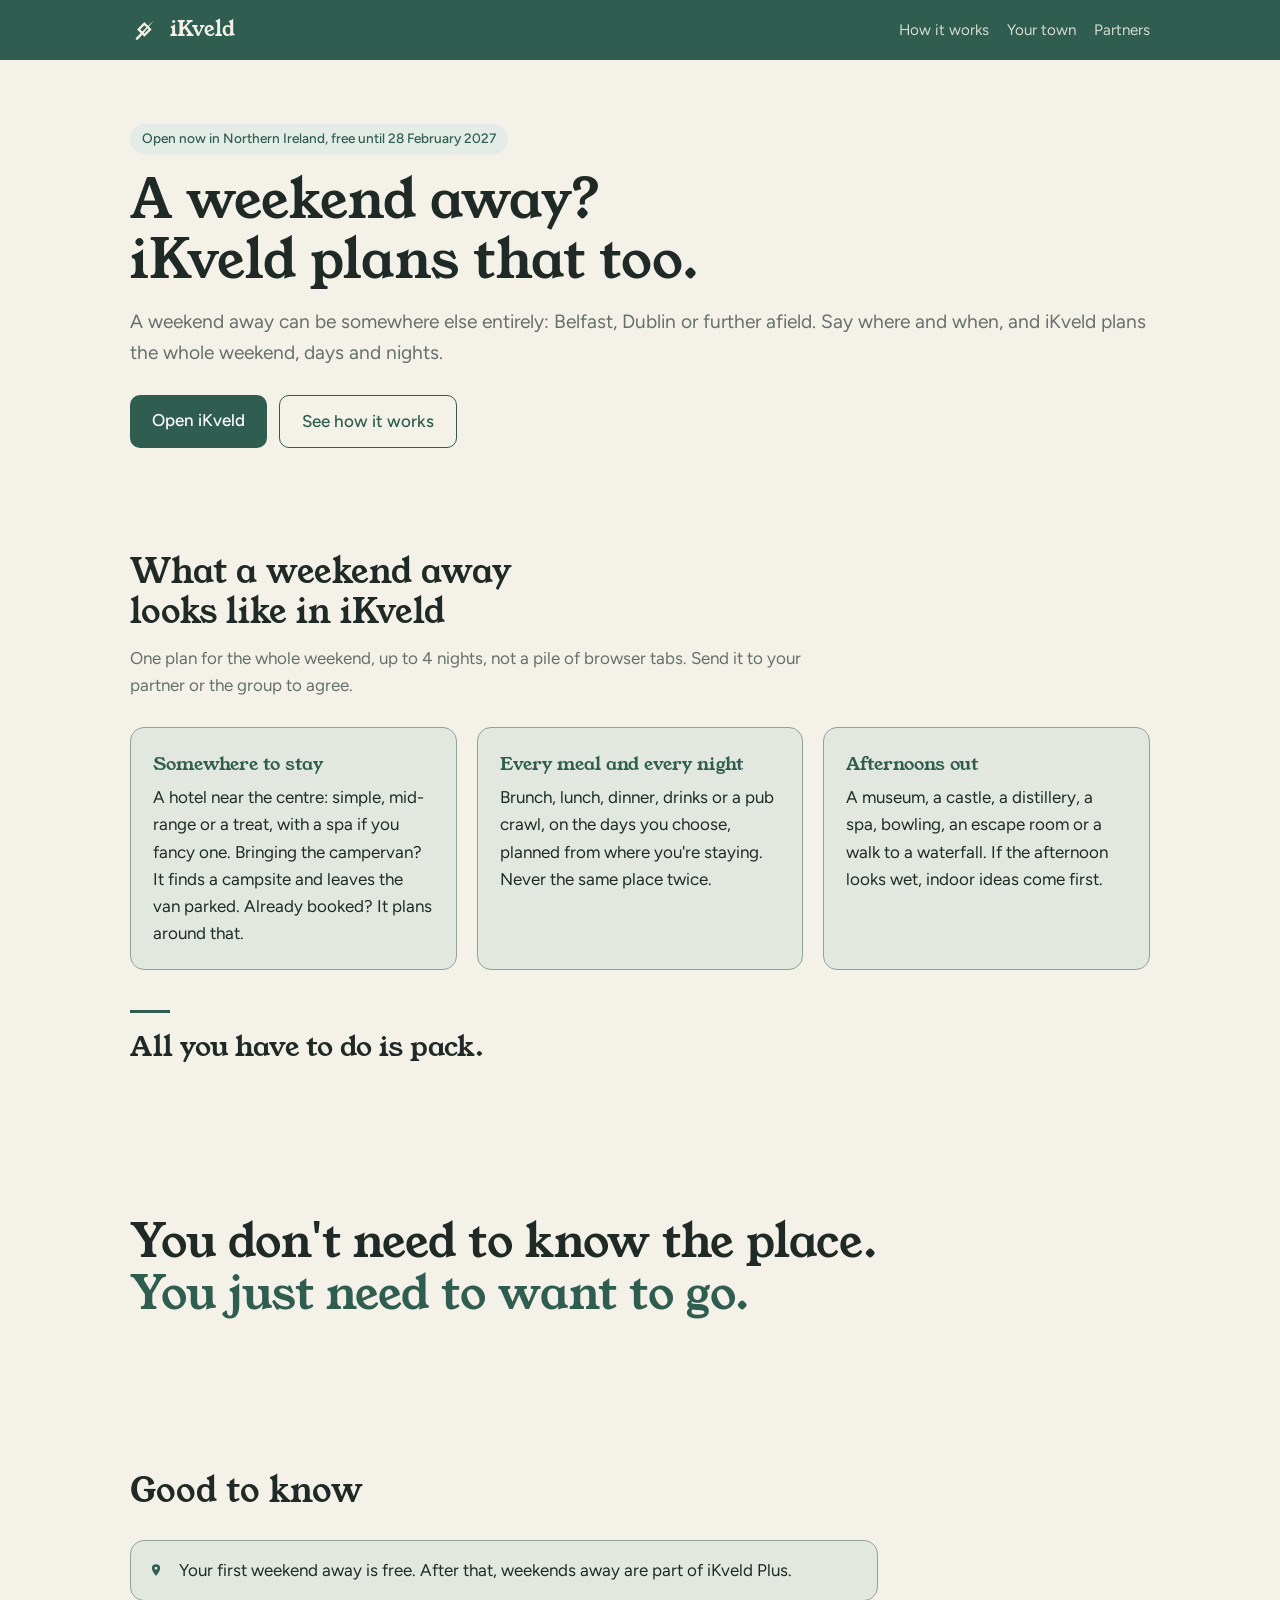
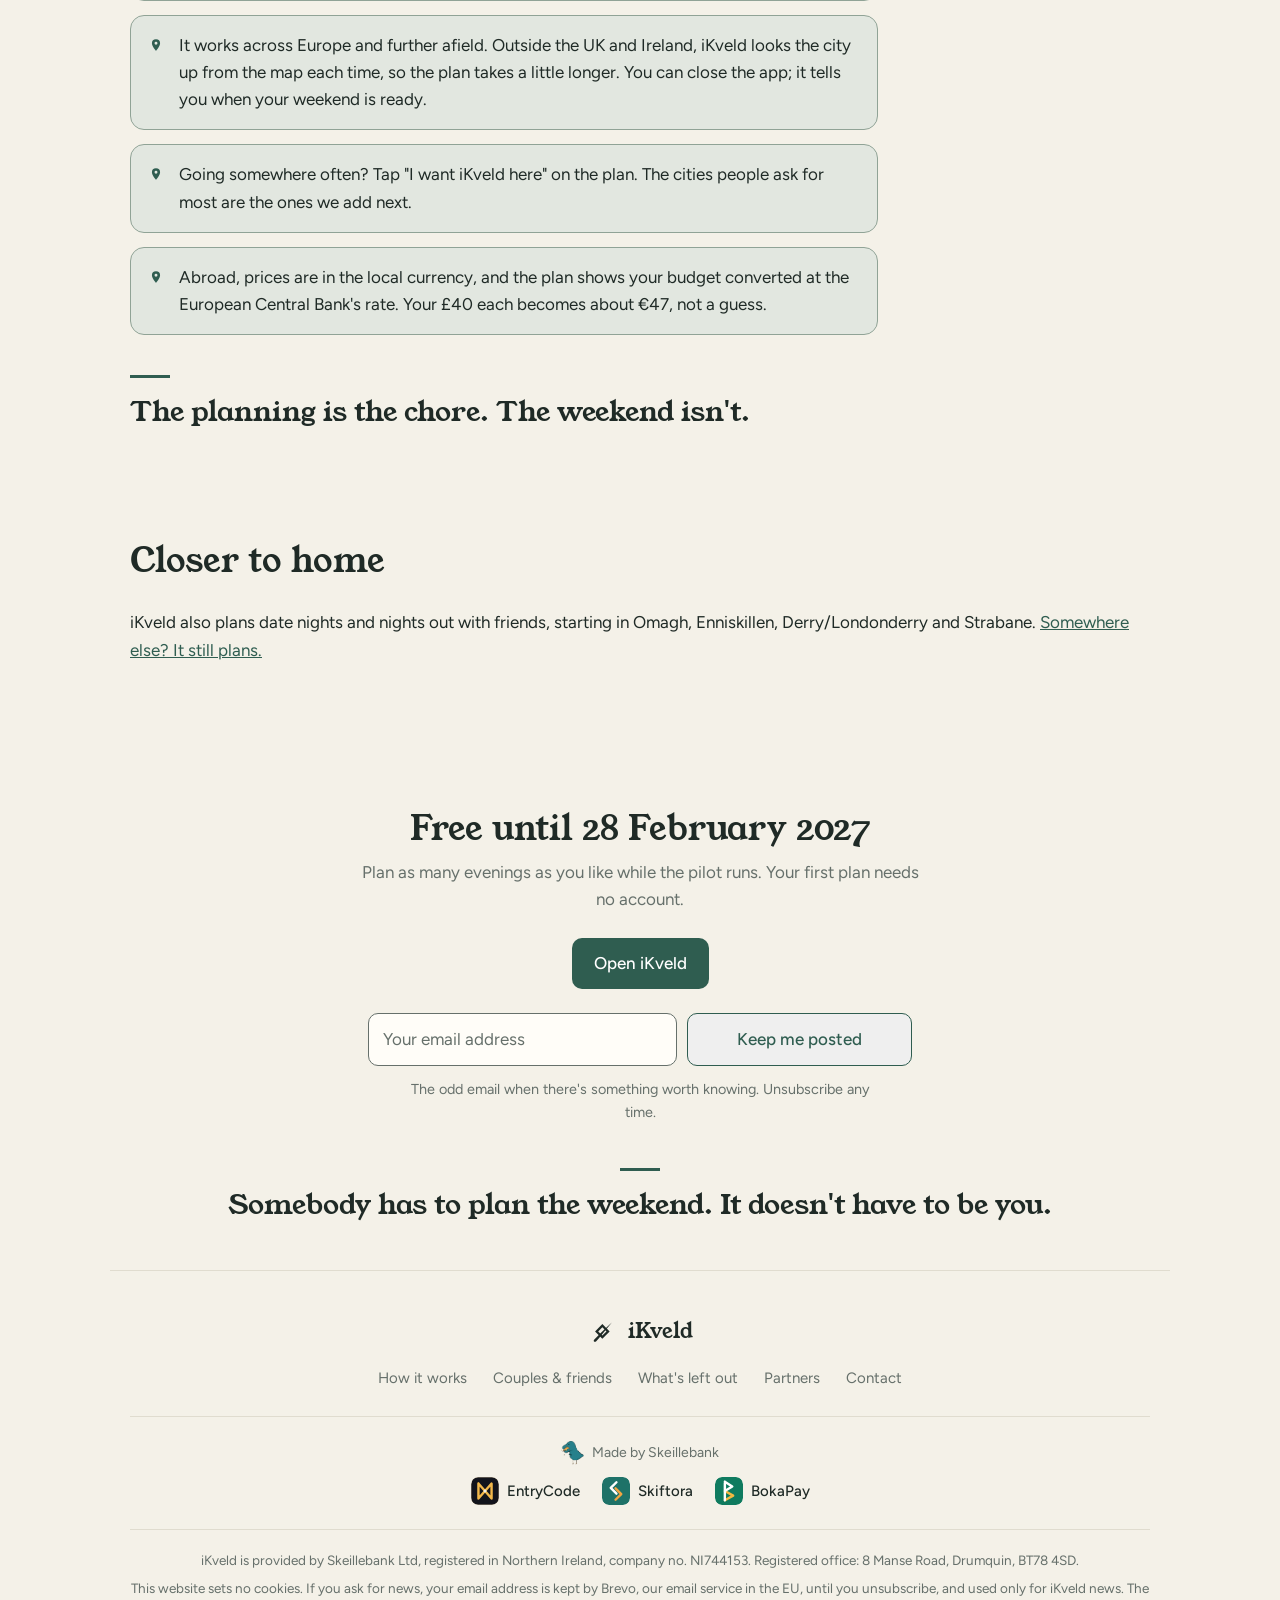
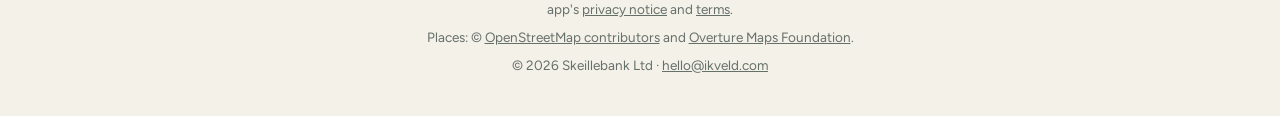
<file: weekend-away/index.html>
<!doctype html>
<html lang="en-GB">
<head>
<meta charset="utf-8">
<meta name="viewport" content="width=device-width, initial-scale=1">
<title>Plan a weekend away | iKveld</title>
<meta name="description" content="Plan a weekend away from Northern Ireland, in Belfast, Dublin or further afield. iKveld plans where to stay, every meal, afternoons out and nights out.">
<link rel="icon" href="/favicon.ico" sizes="any">
<link rel="icon" href="/favicon-48.png" type="image/png" sizes="48x48">
<link rel="icon" href="../logo.svg" type="image/svg+xml">
<link rel="apple-touch-icon" href="../apple-touch-icon.png">
<meta name="theme-color" content="#2F5D50" media="(prefers-color-scheme: light)">
<meta name="theme-color" content="#121816" media="(prefers-color-scheme: dark)">
<link rel="canonical" href="https://ikveld.com/weekend-away/">
<meta property="og:type" content="website">
<meta property="og:site_name" content="iKveld">
<meta property="og:title" content="A weekend away, planned">
<meta property="og:description" content="Plan a weekend away from Northern Ireland, in Belfast, Dublin or further afield. iKveld plans where to stay, every meal, afternoons out and nights out.">
<meta property="og:url" content="https://ikveld.com/weekend-away/">
<meta property="og:image" content="https://ikveld.com/icon-512.png">
<meta property="og:locale" content="en_GB">
<link rel="stylesheet" href="../site.css">
</head>
<body>
<header class="site-header">
  <div class="wrap">
    <a class="wordmark" href="../" aria-label="iKveld, home">
      <svg viewBox="0 0 200 200" aria-hidden="true"><g fill="currentColor" transform="translate(14.7 15) scale(0.81)"><path d="M 100 40 L 160 100 L 100 160 L 40 100 Z M 100 66 L 66 100 L 100 134 L 134 100 Z"/><g transform="translate(40 176) rotate(-137.4) scale(0.9 1.36)"><path d="M -12 2 C -10 -10 10 -12 12 0 C 10 50 6 105 0 150 C -4 105 -10 50 -12 2 Z"/></g></g></svg>
      iKveld
    </a>
    <nav class="nav" aria-label="Main">
      <a href="../#how">How it works</a>
      <a href="../your-town/">Your town</a>
      <a href="../#partners">Partners</a>
    </nav>
  </div>
</header>

<main class="wrap">
  <div class="hero" style="grid-template-columns: 1fr;">
    <div>
      <p class="status">Open now in Northern Ireland, free until 28 February 2027</p>
      <h1>A weekend away? iKveld plans that too.</h1>
      <p class="lead">A weekend away can be somewhere else entirely: Belfast, Dublin or further afield. Say where and when, and iKveld plans the whole weekend, days and nights.</p>
      <div class="cta-row">
        <a class="btn primary" href="https://app.ikveld.com/">Open iKveld</a>
        <a class="btn ghost" href="../#how">See how it works</a>
      </div>
    </div>
  </div>

  <section>
    <div class="sec-head">
      <h2>What a weekend away looks like in iKveld</h2>
      <p>One plan for the whole weekend, up to 4 nights, not a pile of browser tabs. Send it to your partner or the group to agree.</p>
    </div>
    <div class="grid">
      <div class="card">
        <h3>Somewhere to stay</h3>
        <p>A hotel near the centre: simple, mid-range or a treat, with a spa if you fancy one. Bringing the campervan? It finds a campsite and leaves the van parked. Already booked? It plans around that.</p>
      </div>
      <div class="card">
        <h3>Every meal and every night</h3>
        <p>Brunch, lunch, dinner, drinks or a pub crawl, on the days you choose, planned from where you're staying. Never the same place twice.</p>
      </div>
      <div class="card">
        <h3>Afternoons out</h3>
        <p>A museum, a castle, a distillery, a spa, bowling, an escape room or a walk to a waterfall. If the afternoon looks wet, indoor ideas come first.</p>
      </div>
    </div>
    <p class="land">All you have to do is pack.</p>
  </section>

  <section class="breath" aria-label="Why it works">
    <p>You don't need to know the place. <span>You just need to want to go.</span></p>
  </section>

  <section>
    <div class="sec-head">
      <h2>Good to know</h2>
    </div>
    <ul class="notes">
      <li>Your first weekend away is free. After that, weekends away are part of iKveld Plus.</li>
      <li>It works across Europe and further afield. Outside the UK and Ireland, iKveld looks the city up from the map each time, so the plan takes a little longer. You can close the app; it tells you when your weekend is ready.</li>
      <li>Going somewhere often? Tap "I want iKveld here" on the plan. The cities people ask for most are the ones we add next.</li>
      <li>Abroad, prices are in the local currency, and the plan shows your budget converted at the European Central Bank's rate. Your £40 each becomes about €47, not a guess.</li>
    </ul>
    <p class="land">The planning is the chore. The weekend isn't.</p>
  </section>

  <section id="towns">
    <div class="sec-head">
      <h2>Closer to home</h2>
    </div>
    <p>iKveld also plans date nights and nights out with friends, starting in Omagh, Enniskillen, Derry/Londonderry and Strabane. <a href="../your-town/">Somewhere else? It still plans.</a></p>
  </section>

  <section class="last" id="launch">
    <h2>Free until 28 February 2027</h2>
    <p>Plan as many evenings as you like while the pilot runs. Your first plan needs no account.</p>
    <p><a class="btn primary" href="https://app.ikveld.com/">Open iKveld</a></p>
    <form class="signup" action="https://3156a3ab.sibforms.com/serve/[base64]" method="POST" data-signup>
      <label class="vh" for="signup-email">Your email address</label>
      <div class="signup-row">
        <input id="signup-email" type="email" name="EMAIL" autocomplete="email" required placeholder="Your email address">
        <button class="btn ghost" type="submit">Keep me posted</button>
      </div>
      <input class="vh" type="text" name="email_address_check" value="" tabindex="-1" autocomplete="off" aria-hidden="true">
      <input type="hidden" name="locale" value="en">
      <p class="signup-note">The odd email when there's something worth knowing. Unsubscribe any time.</p>
      <p class="signup-msg" role="status" aria-live="polite"></p>
    </form>
    <p class="land">Somebody has to plan the weekend. It doesn't have to be you.</p>
  </section>
</main>

<footer class="sfoot wrap">
  <a class="wordmark" href="../" aria-label="iKveld, home">
    <svg viewBox="0 0 200 200" aria-hidden="true"><g fill="currentColor" transform="translate(14.7 15) scale(0.81)"><path d="M 100 40 L 160 100 L 100 160 L 40 100 Z M 100 66 L 66 100 L 100 134 L 134 100 Z"/><g transform="translate(40 176) rotate(-137.4) scale(0.9 1.36)"><path d="M -12 2 C -10 -10 10 -12 12 0 C 10 50 6 105 0 150 C -4 105 -10 50 -12 2 Z"/></g></g></svg>
    iKveld
  </a>
  <nav class="sfoot-links" aria-label="Footer">
    <a href="../#how">How it works</a>
    <a href="../#together">Couples &amp; friends</a>
    <a href="../#without">What's left out</a>
    <a href="../#partners">Partners</a>
    <a href="mailto:hello@ikveld.com">Contact</a>
  </nav>
  <nav class="family" aria-label="Skeillebank products">
    <a class="family-label" href="https://skeillebank.com"><img src="../logos/skeillebank.webp" alt="" width="23" height="24">Made by Skeillebank</a>
    <a class="fam" href="https://entrycode.uk"><img src="../logos/entrycode.svg" alt="" width="28" height="28">EntryCode</a>
    <a class="fam" href="https://skiftora.com"><img src="../logos/skiftora.svg" alt="" width="28" height="28">Skiftora</a>
    <a class="fam" href="https://bokapay.co.uk"><img src="../logos/bokapay.svg" alt="" width="28" height="28">BokaPay</a>
  </nav>
  <div class="sfoot-fine">
    <p>iKveld is provided by Skeillebank Ltd, registered in Northern Ireland, company no. NI744153. Registered office: 8 Manse Road, Drumquin, BT78 4SD.</p>
    <p>This website sets no cookies. If you ask for news, your email address is kept by Brevo, our email service in the EU, until you unsubscribe, and used only for iKveld news. The app's <a href="https://app.ikveld.com/privacy">privacy notice</a> and <a href="https://app.ikveld.com/terms">terms</a>.</p>
    <p>Places: © <a href="https://www.openstreetmap.org/copyright" rel="noopener noreferrer nofollow">OpenStreetMap contributors</a> and <a href="https://overturemaps.org" rel="noopener noreferrer nofollow">Overture Maps Foundation</a>.</p>
    <p>© 2026 Skeillebank Ltd · <a href="mailto:hello@ikveld.com">hello@ikveld.com</a></p>
  </div>
</footer>
<script src="../signup.js" defer></script>
</body>
</html>
</file>
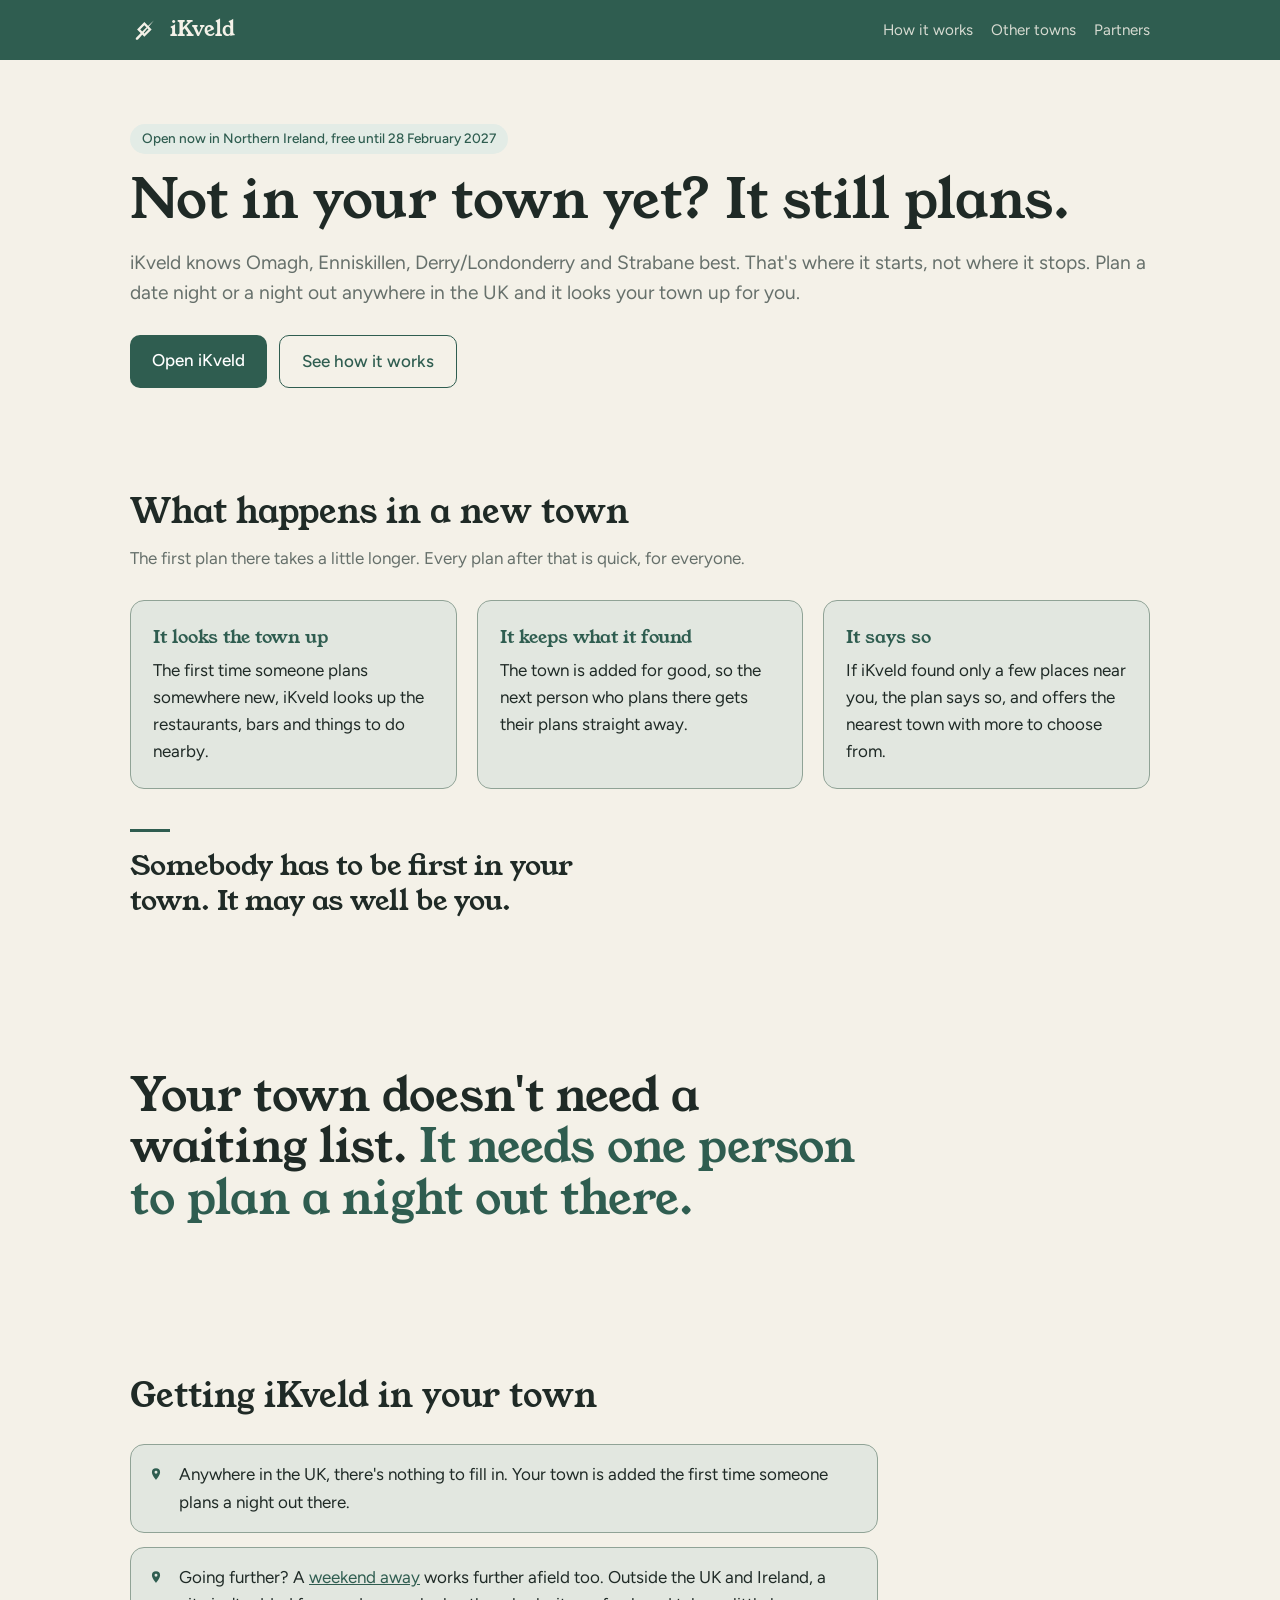
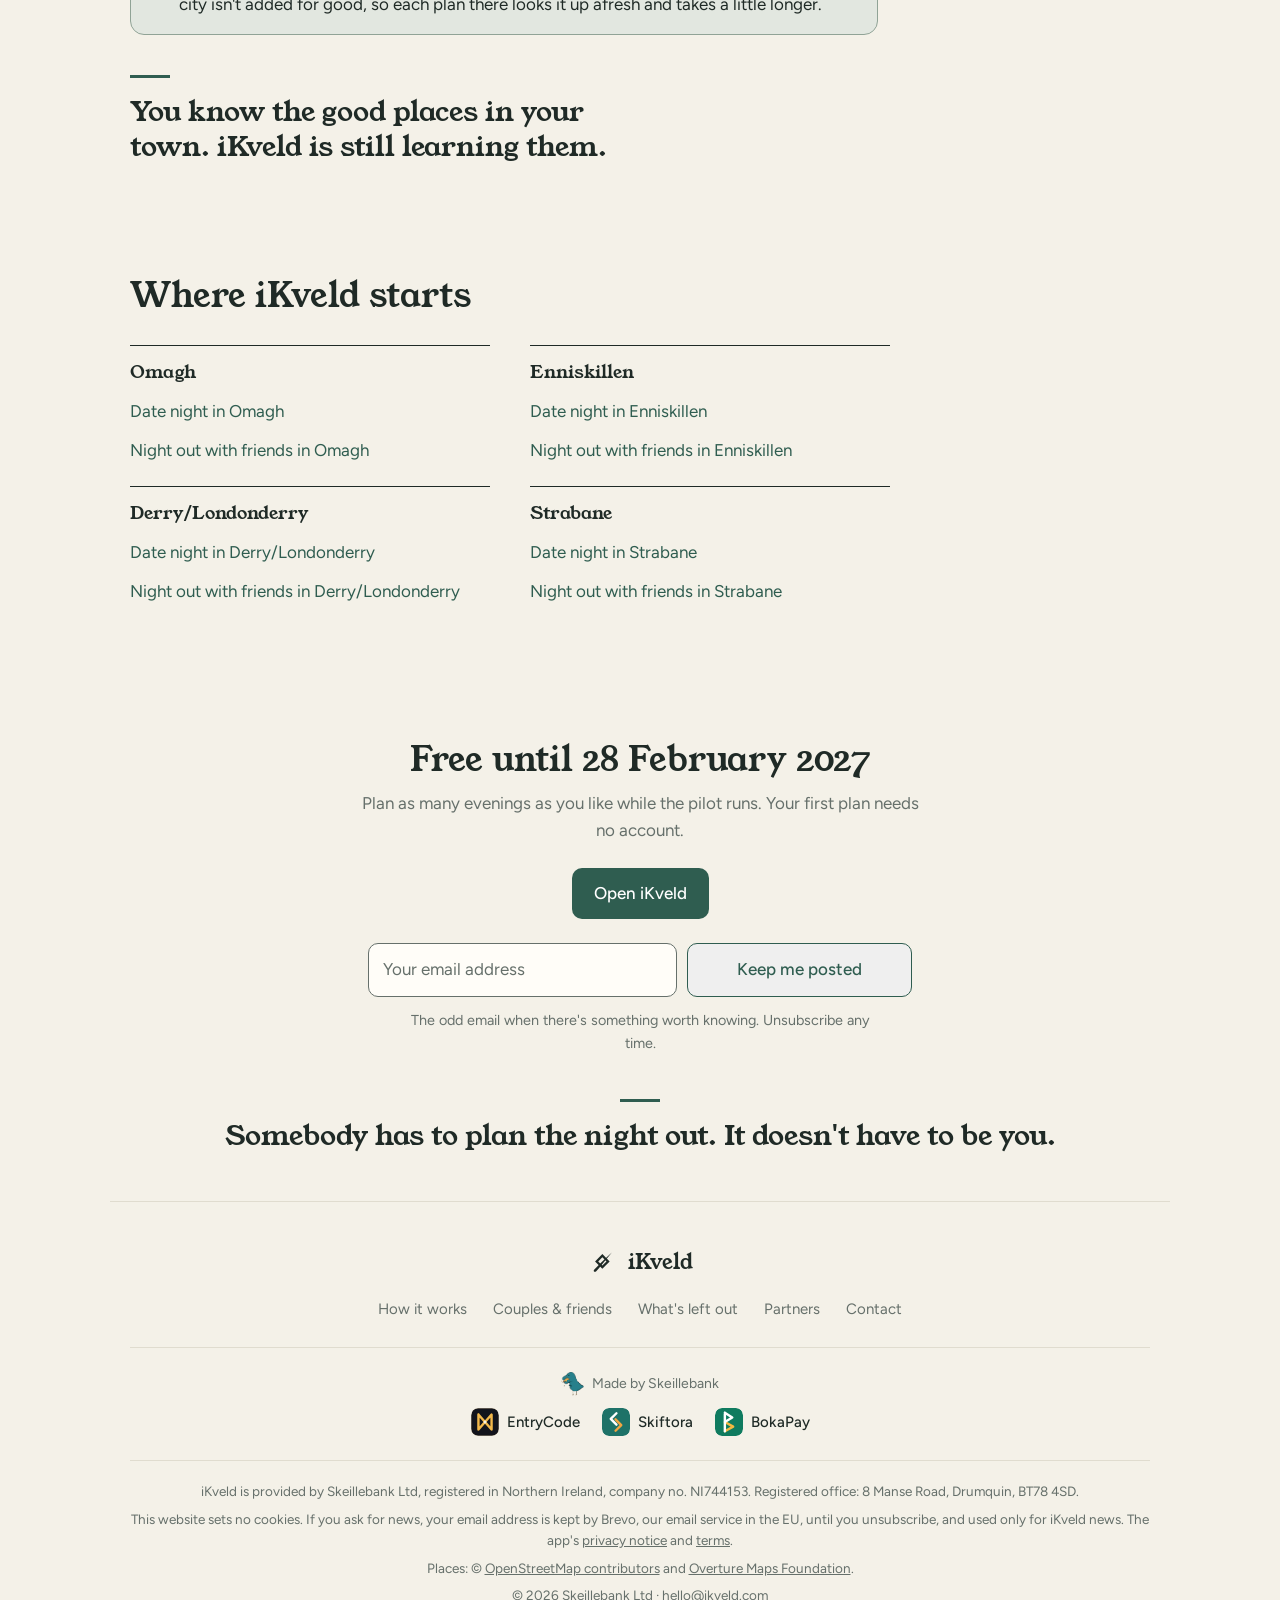
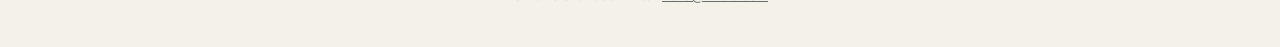
<file: your-town/index.html>
<!doctype html>
<html lang="en-GB">
<head>
<meta charset="utf-8">
<meta name="viewport" content="width=device-width, initial-scale=1">
<title>Not in your town yet? iKveld still plans your night out | iKveld</title>
<meta name="description" content="iKveld starts in Omagh, Enniskillen, Derry/Londonderry and Strabane, but plans a date night or night out anywhere in the UK. The first plan in a new town takes a little longer.">
<link rel="icon" href="/favicon.ico" sizes="any">
<link rel="icon" href="/favicon-48.png" type="image/png" sizes="48x48">
<link rel="icon" href="../logo.svg" type="image/svg+xml">
<link rel="apple-touch-icon" href="../apple-touch-icon.png">
<meta name="theme-color" content="#2F5D50" media="(prefers-color-scheme: light)">
<meta name="theme-color" content="#121816" media="(prefers-color-scheme: dark)">
<link rel="canonical" href="https://ikveld.com/your-town/">
<meta property="og:type" content="website">
<meta property="og:site_name" content="iKveld">
<meta property="og:title" content="Not in your town yet?">
<meta property="og:description" content="iKveld starts in Omagh, Enniskillen, Derry/Londonderry and Strabane, but plans a date night or night out anywhere in the UK. The first plan in a new town takes a little longer.">
<meta property="og:url" content="https://ikveld.com/your-town/">
<meta property="og:image" content="https://ikveld.com/icon-512.png">
<meta property="og:locale" content="en_GB">
<link rel="stylesheet" href="../site.css">
</head>
<body>
<header class="site-header">
  <div class="wrap">
    <a class="wordmark" href="../" aria-label="iKveld, home">
      <svg viewBox="0 0 200 200" aria-hidden="true"><g fill="currentColor" transform="translate(14.7 15) scale(0.81)"><path d="M 100 40 L 160 100 L 100 160 L 40 100 Z M 100 66 L 66 100 L 100 134 L 134 100 Z"/><g transform="translate(40 176) rotate(-137.4) scale(0.9 1.36)"><path d="M -12 2 C -10 -10 10 -12 12 0 C 10 50 6 105 0 150 C -4 105 -10 50 -12 2 Z"/></g></g></svg>
      iKveld
    </a>
    <nav class="nav" aria-label="Main">
      <a href="../#how">How it works</a>
      <a href="#towns">Other towns</a>
      <a href="../#partners">Partners</a>
    </nav>
  </div>
</header>

<main class="wrap">
  <div class="hero" style="grid-template-columns: 1fr;">
    <div>
      <p class="status">Open now in Northern Ireland, free until 28 February 2027</p>
      <h1>Not in your town yet? It still plans.</h1>
      <p class="lead">iKveld knows Omagh, Enniskillen, Derry/Londonderry and Strabane best. That's where it starts, not where it stops. Plan a date night or a night out anywhere in the UK and it looks your town up for you.</p>
      <div class="cta-row">
        <a class="btn primary" href="https://app.ikveld.com/">Open iKveld</a>
        <a class="btn ghost" href="../#how">See how it works</a>
      </div>
    </div>
  </div>

  <section>
    <div class="sec-head">
      <h2>What happens in a new town</h2>
      <p>The first plan there takes a little longer. Every plan after that is quick, for everyone.</p>
    </div>
    <div class="grid">
      <div class="card">
        <h3>It looks the town up</h3>
        <p>The first time someone plans somewhere new, iKveld looks up the restaurants, bars and things to do nearby.</p>
      </div>
      <div class="card">
        <h3>It keeps what it found</h3>
        <p>The town is added for good, so the next person who plans there gets their plans straight away.</p>
      </div>
      <div class="card">
        <h3>It says so</h3>
        <p>If iKveld found only a few places near you, the plan says so, and offers the nearest town with more to choose from.</p>
      </div>
    </div>
    <p class="land">Somebody has to be first in your town. It may as well be you.</p>
  </section>

  <section class="breath" aria-label="Why ask">
    <p>Your town doesn't need a waiting list. <span>It needs one person to plan a night out there.</span></p>
  </section>

  <section>
    <div class="sec-head">
      <h2>Getting iKveld in your town</h2>
    </div>
    <ul class="notes">
      <li>Anywhere in the UK, there's nothing to fill in. Your town is added the first time someone plans a night out there.</li>
      <li>Going further? A <a href="../weekend-away/">weekend away</a> works further afield too. Outside the UK and Ireland, a city isn't added for good, so each plan there looks it up afresh and takes a little longer.</li>
    </ul>
    <p class="land">You know the good places in your town. iKveld is still learning them.</p>
  </section>

  <section id="towns">
    <div class="sec-head">
      <h2>Where iKveld starts</h2>
    </div>
    <div class="towns">
  <div><h3>Omagh</h3>
    <a href="../date-night-omagh/">Date night in Omagh</a>
    <a href="../night-out-omagh/">Night out with friends in Omagh</a>
  </div>
  <div><h3>Enniskillen</h3>
    <a href="../date-night-enniskillen/">Date night in Enniskillen</a>
    <a href="../night-out-enniskillen/">Night out with friends in Enniskillen</a>
  </div>
  <div><h3>Derry/Londonderry</h3>
    <a href="../date-night-derry/">Date night in Derry/Londonderry</a>
    <a href="../night-out-derry/">Night out with friends in Derry/Londonderry</a>
  </div>
  <div><h3>Strabane</h3>
    <a href="../date-night-strabane/">Date night in Strabane</a>
    <a href="../night-out-strabane/">Night out with friends in Strabane</a>
  </div>
</div>
  </section>

  <section class="last" id="launch">
    <h2>Free until 28 February 2027</h2>
    <p>Plan as many evenings as you like while the pilot runs. Your first plan needs no account.</p>
    <p><a class="btn primary" href="https://app.ikveld.com/">Open iKveld</a></p>
    <form class="signup" action="https://3156a3ab.sibforms.com/serve/[base64]" method="POST" data-signup>
      <label class="vh" for="signup-email">Your email address</label>
      <div class="signup-row">
        <input id="signup-email" type="email" name="EMAIL" autocomplete="email" required placeholder="Your email address">
        <button class="btn ghost" type="submit">Keep me posted</button>
      </div>
      <input class="vh" type="text" name="email_address_check" value="" tabindex="-1" autocomplete="off" aria-hidden="true">
      <input type="hidden" name="locale" value="en">
      <p class="signup-note">The odd email when there's something worth knowing. Unsubscribe any time.</p>
      <p class="signup-msg" role="status" aria-live="polite"></p>
    </form>
    <p class="land">Somebody has to plan the night out. It doesn't have to be you.</p>
  </section>
</main>

<footer class="sfoot wrap">
  <a class="wordmark" href="../" aria-label="iKveld, home">
    <svg viewBox="0 0 200 200" aria-hidden="true"><g fill="currentColor" transform="translate(14.7 15) scale(0.81)"><path d="M 100 40 L 160 100 L 100 160 L 40 100 Z M 100 66 L 66 100 L 100 134 L 134 100 Z"/><g transform="translate(40 176) rotate(-137.4) scale(0.9 1.36)"><path d="M -12 2 C -10 -10 10 -12 12 0 C 10 50 6 105 0 150 C -4 105 -10 50 -12 2 Z"/></g></g></svg>
    iKveld
  </a>
  <nav class="sfoot-links" aria-label="Footer">
    <a href="../#how">How it works</a>
    <a href="../#together">Couples &amp; friends</a>
    <a href="../#without">What's left out</a>
    <a href="../#partners">Partners</a>
    <a href="mailto:hello@ikveld.com">Contact</a>
  </nav>
  <nav class="family" aria-label="Skeillebank products">
    <a class="family-label" href="https://skeillebank.com"><img src="../logos/skeillebank.webp" alt="" width="23" height="24">Made by Skeillebank</a>
    <a class="fam" href="https://entrycode.uk"><img src="../logos/entrycode.svg" alt="" width="28" height="28">EntryCode</a>
    <a class="fam" href="https://skiftora.com"><img src="../logos/skiftora.svg" alt="" width="28" height="28">Skiftora</a>
    <a class="fam" href="https://bokapay.co.uk"><img src="../logos/bokapay.svg" alt="" width="28" height="28">BokaPay</a>
  </nav>
  <div class="sfoot-fine">
    <p>iKveld is provided by Skeillebank Ltd, registered in Northern Ireland, company no. NI744153. Registered office: 8 Manse Road, Drumquin, BT78 4SD.</p>
    <p>This website sets no cookies. If you ask for news, your email address is kept by Brevo, our email service in the EU, until you unsubscribe, and used only for iKveld news. The app's <a href="https://app.ikveld.com/privacy">privacy notice</a> and <a href="https://app.ikveld.com/terms">terms</a>.</p>
    <p>Places: © <a href="https://www.openstreetmap.org/copyright" rel="noopener noreferrer nofollow">OpenStreetMap contributors</a> and <a href="https://overturemaps.org" rel="noopener noreferrer nofollow">Overture Maps Foundation</a>.</p>
    <p>© 2026 Skeillebank Ltd · <a href="mailto:hello@ikveld.com">hello@ikveld.com</a></p>
  </div>
</footer>
<script src="../signup.js" defer></script>
</body>
</html>
</file>
<file: site.css>
/* The app's fonts, served from this site (no Google Fonts): Figtree for text, Young Serif for headings. SIL Open Font License, see fonts/OFL-*.txt. */
  @font-face { font-family: "Figtree"; font-weight: 400; font-display: swap; src: url("fonts/figtree-latin-400-normal.woff2") format("woff2"); }
  @font-face { font-family: "Figtree"; font-weight: 500; font-display: swap; src: url("fonts/figtree-latin-500-normal.woff2") format("woff2"); }
  @font-face { font-family: "Figtree"; font-weight: 700; font-display: swap; src: url("fonts/figtree-latin-700-normal.woff2") format("woff2"); }
  @font-face { font-family: "Young Serif"; font-weight: 400; font-display: swap; src: url("fonts/young-serif-latin-400-normal.woff2") format("woff2"); }

  /* The app's looks: blush and wine for dates, midnight and rose in dark mode, teal and coral for friends. */
  :root {
    --bg: #F4F1E8; --surface: #FFFDF8; --bar: #2F5D50; --bar-text: #F4F1E8;
    --text: #1F2A26; --muted: #66706B; --primary: #2F5D50; --on-primary: #FFFFFF;
    --accent: #2F5D50; --line: #E0DCCF; --teal: #4E6A8A; --coral: #B3261E; --pop: #E3A72F; --soft: #E3ECE6;
  }
  @media (prefers-color-scheme: dark) {
    :root {
      --bg: #121816; --surface: #1A2320; --bar: #121816; --bar-text: #E9EEE9;
      --text: #E9EEE9; --muted: #9AA7A1; --primary: #7FB8A4; --on-primary: #0F1A16;
      --accent: #7FB8A4; --line: #2A3631; --teal: #9DB4D3; --coral: #F2A49C; --pop: #F0BE5A; --soft: #22302B;
    }
  }
  * { box-sizing: border-box; }
  html { scroll-behavior: smooth; }
  html, body { overflow-x: clip; }
  /* Focus ring at 3:1 or better: the brand green on the page, the bar's own text colour in the header. */
  :focus-visible { outline: 2.5px solid var(--primary); outline-offset: 2px; }
  .site-header :focus-visible { outline-color: var(--bar-text); }
  body { margin: 0; font-family: Figtree, "Segoe UI", system-ui, sans-serif; font-size: 17px; line-height: 1.6; color: var(--text); background: var(--bg); }
  a { color: var(--primary); }
  .wrap { max-width: 1060px; margin: 0 auto; padding: 0 20px; }

  .site-header { background: var(--bar); color: var(--bar-text); position: sticky; top: 0; z-index: 2; }
  .site-header .wrap { display: flex; align-items: center; gap: 20px; height: 60px; }
  .wordmark { display: flex; align-items: center; gap: 10px; font-weight: 700; font-size: 1.3rem; color: inherit; text-decoration: none; }
  .wordmark svg { width: 30px; height: 30px; }
  .nav { margin-left: auto; display: flex; gap: 18px; font-size: 0.95rem; }
  .nav a { color: inherit; text-decoration: none; opacity: 0.85; }
  .nav a:hover { opacity: 1; text-decoration: underline; }
  @media (max-width: 640px) { .nav { display: none; } }

  .hero { display: grid; grid-template-columns: 1.1fr 0.9fr; gap: 48px; align-items: center; padding: 64px 0 48px; }
  @media (max-width: 860px) { .hero { grid-template-columns: 1fr; padding-top: 40px; } }
  .status { display: inline-block; font-size: 0.85rem; padding: 4px 12px; border-radius: 999px; background: var(--soft); color: var(--primary); font-weight: 500; margin: 0 0 16px; }
  h1 { font-size: clamp(2.2rem, 5vw, 3.4rem); line-height: 1.1; margin: 0 0 18px; letter-spacing: -0.02em; text-wrap: balance; }
  h2 { font-size: clamp(1.6rem, 3vw, 2.1rem); line-height: 1.2; margin: 0 0 12px; letter-spacing: -0.01em; text-wrap: balance; }
  h3 { font-size: 1.1rem; margin: 0 0 6px; }
  .lead { font-size: 1.2rem; color: var(--muted); margin: 0 0 26px; }
  .cta-row { display: flex; flex-wrap: wrap; gap: 12px; }
  .btn { display: inline-block; padding: 12px 22px; border-radius: 10px; font-weight: 500; text-decoration: none; }
  .btn.primary { background: var(--primary); color: var(--on-primary); }
  .btn.ghost { border: 1.5px solid var(--primary); color: var(--primary); }
  .btn:active { transform: translateY(1px); }

  /* An example plan, as the app shows it. */
  .plan { background: var(--surface); border-radius: 16px; padding: 22px; position: relative;
          border: 1px solid color-mix(in srgb, var(--primary) 40%, transparent);
          box-shadow: 0 0 0 5px var(--surface), 0 0 0 6px color-mix(in srgb, var(--primary) 22%, transparent), 0 12px 30px rgba(0,0,0,0.08); }
  .plan .tag { font-size: 0.9rem; font-weight: 500; color: var(--muted); margin: 0 0 6px; }
  .plan .name { font-size: 1.35rem; font-weight: 700; margin: 0; }
  .plan .meta { color: var(--muted); margin: 2px 0 14px; font-size: 0.95rem; }
  .plan ul { list-style: none; margin: 0 0 14px; padding: 0; }
  .plan li { padding: 7px 0 7px 28px; position: relative; border-top: 1px solid var(--line); font-size: 0.95rem; }
  .plan li::before { content: ""; position: absolute; left: 4px; top: 14px; width: 9px; height: 9px; border-radius: 50%; background: var(--accent); }
  .plan .cost { display: flex; justify-content: space-between; font-weight: 500; }
  .plan .example { font-size: 0.78rem; color: var(--muted); margin: 10px 0 0; text-align: right; }

  section { padding: 56px 0; }
  .sec-head { max-width: 680px; margin-bottom: 28px; }
  .sec-head p { color: var(--muted); margin: 0; }
  .grid { display: grid; grid-template-columns: repeat(3, 1fr); gap: 20px; }
  @media (max-width: 860px) { .grid { grid-template-columns: 1fr; } }
  .card { background: color-mix(in srgb, var(--card-accent, var(--primary)) 14%, var(--surface)); border: 1px solid color-mix(in srgb, var(--card-accent, var(--primary)) 45%, var(--line)); border-radius: 14px; padding: 22px; }
  .card h3 { color: var(--card-accent, var(--primary)); }
  body.out { --card-accent: var(--teal); }
  .card p { margin: 0; color: var(--text); }
  .step { font-size: 0.95rem; font-weight: 500; color: var(--primary); margin: 0 0 6px; }

  .two { display: grid; grid-template-columns: 1fr 1fr; gap: 20px; }
  @media (max-width: 860px) { .two { grid-template-columns: 1fr; } }
  .couple { border-color: color-mix(in srgb, var(--primary) 45%, var(--line)); }
  .friends { border-color: color-mix(in srgb, var(--teal) 45%, var(--line)); }
  .friends h3 { color: var(--teal); }
  .couple h3 { color: var(--primary); }
  .two ul { margin: 10px 0 0; padding-left: 20px; color: var(--muted); }
  .away { margin-top: 20px; border-color: color-mix(in srgb, var(--accent) 45%, var(--line)); }
  .away h3 { color: var(--accent); }

  .partners { border: 1.5px dashed var(--pop); border-radius: 18px; padding: 32px; }
  .partners .land { margin-top: 28px; }

  /* Layout from the brand voice (voice.md): closing lines, a breathing section, what iKveld leaves out, the Skeillebank family */
  .land { margin: 40px 0 0; font-weight: 700; font-size: clamp(22px, 2.6vw, 28px); line-height: 1.25; letter-spacing: -0.01em; max-width: 28em; text-wrap: balance; }
  .land::before { content: ""; display: block; width: 40px; height: 3px; background: var(--accent); margin-bottom: 16px; }
  section.breath { padding: 96px 0; }
  .breath p { margin: 0; font-weight: 700; font-size: clamp(28px, 4.2vw, 46px); line-height: 1.12; letter-spacing: -0.015em; max-width: 19em; text-wrap: balance; }
  .breath p span { color: var(--accent); }
  .without { list-style: none; margin: 0; padding: 0; display: grid; grid-template-columns: repeat(3, minmax(0, 1fr)); gap: 36px 40px; }
  .without li { border-top: 1.5px solid var(--text); padding-top: 16px; display: grid; gap: 8px; align-content: start; }
  .without h3 { font-size: 1.25rem; margin: 0; display: flex; gap: 10px; align-items: baseline; }
  .without h3::before { content: "✕"; color: var(--coral); font-size: 1rem; }
  .without p { margin: 0; color: var(--muted); font-size: 0.95rem; }
  @media (max-width: 860px) { .without { grid-template-columns: minmax(0, 1fr); gap: 28px; } section.breath { padding: 64px 0; } }

  .last { text-align: center; padding: 72px 0 24px; }
  .last h2 { margin-bottom: 10px; }
  .last p { color: var(--muted); margin: 0 auto 24px; max-width: 34em; }
  .last .land { margin: 44px auto 0; color: var(--text); }
  .last .land::before { margin-inline: auto; }

  /* Footer, centred and stacked like every Skeillebank site: wordmark, page links, the family, then the legal line. */
  footer.sfoot { display: grid; justify-items: center; text-align: center; padding: 44px 20px 40px; margin-top: 24px; border-top: 1px solid var(--line); }
  .sfoot .wordmark { color: var(--text); }
  .sfoot-links { display: flex; flex-wrap: wrap; justify-content: center; gap: 8px 26px; margin-top: 18px; font-size: 15px; }
  .sfoot-links a { color: var(--muted); text-decoration: none; }
  .sfoot-links a:hover { color: var(--text); }
  .family { width: 100%; display: flex; flex-wrap: wrap; justify-content: center; align-items: center; gap: 10px 22px; margin-top: 26px; padding-top: 24px; border-top: 1px solid var(--line); }
  a.family-label { flex-basis: 100%; display: inline-flex; align-items: center; justify-content: center; gap: 8px; margin-bottom: 2px; font-size: 14px; color: var(--muted); text-decoration: none; }
  .family-label img { height: 24px; width: auto; display: block; }
  .family a.fam { display: inline-flex; align-items: center; gap: 8px; color: var(--text); font-weight: 500; font-size: 15px; text-decoration: none; }
  .family a.fam:hover, a.family-label:hover { color: var(--primary); }
  .family a.fam img { width: 28px; height: 28px; border-radius: 7px; display: block; }
  .sfoot-fine { width: 100%; margin-top: 24px; padding-top: 20px; border-top: 1px solid var(--line); display: grid; gap: 6px; font-size: 13.5px; color: var(--muted); }
  .sfoot-fine p { margin: 0; }
  .sfoot-fine a { color: inherit; }

/* Town pages: local notes and links to the other towns. */
.notes { list-style: none; margin: 0; padding: 0; display: grid; gap: 14px; max-width: 44em; }
.notes li { position: relative; background: color-mix(in srgb, var(--card-accent, var(--primary)) 14%, var(--surface)); border: 1px solid color-mix(in srgb, var(--card-accent, var(--primary)) 45%, var(--line)); border-radius: 14px; padding: 16px 20px 16px 48px; }
.notes li::before { content: ""; position: absolute; left: 18px; top: 22px; width: 14px; height: 14px; background: var(--card-accent, var(--primary)); -webkit-mask: url('data:image/svg+xml;utf8,<svg xmlns="http://www.w3.org/2000/svg" viewBox="0 0 24 24"><path d="M12 2a7 7 0 0 0-7 7c0 5.2 7 13 7 13s7-7.8 7-13a7 7 0 0 0-7-7zm0 9.5A2.5 2.5 0 1 1 12 6.5a2.5 2.5 0 0 1 0 5z"/></svg>') center/contain no-repeat; mask: url('data:image/svg+xml;utf8,<svg xmlns="http://www.w3.org/2000/svg" viewBox="0 0 24 24"><path d="M12 2a7 7 0 0 0-7 7c0 5.2 7 13 7 13s7-7.8 7-13a7 7 0 0 0-7-7zm0 9.5A2.5 2.5 0 1 1 12 6.5a2.5 2.5 0 0 1 0 5z"/></svg>') center/contain no-repeat; }
.towns { display: grid; grid-template-columns: repeat(2, minmax(0, 1fr)); gap: 16px 40px; max-width: 760px; }
@media (max-width: 560px) { .towns { grid-template-columns: minmax(0, 1fr); } }
.towns div { border-top: 1.5px solid var(--text); padding-top: 12px; }
.towns h3 { margin: 0 0 6px; }
.towns a { display: block; padding: 6px 0; text-decoration: none; }
.towns a:hover { text-decoration: underline; }
.towns a[aria-current] { color: var(--muted); }

/* Launch signup (Brevo, double opt-in), 17 Nov 2026 */
.vh { position: absolute !important; width: 1px; height: 1px; overflow: hidden; clip: rect(0 0 0 0); white-space: nowrap; }
.signup { max-width: 32em; margin: 0 auto; }
.signup-row { display: flex; flex-wrap: wrap; gap: 10px; }
.signup input[type="email"] { flex: 1 1 15em; min-width: 0; font: inherit; padding: 11px 14px; border-radius: 10px; border: 1.5px solid var(--muted); background: var(--surface); color: var(--text); }
.signup input[type="email"]::placeholder { color: var(--muted); }
.signup button { flex: 1 0 auto; border: 0; font: inherit; font-weight: 500; cursor: pointer; }
.signup button[disabled] { background: var(--line); color: var(--muted); cursor: not-allowed; }
.signup input:focus-visible, .signup button:focus-visible { outline: 2.5px solid var(--primary); outline-offset: 2px; }
.signup .signup-note { font-size: 0.9rem; color: var(--muted); margin: 12px auto 0; }
.signup .signup-msg { margin: 14px auto 0; font-weight: 500; color: var(--text); }
.signup .signup-msg:empty { display: none; }
.signup .signup-msg.ok { display: inline-block; position: relative; padding-left: 34px; text-align: left; }
.signup .signup-msg.ok::before, .signup .signup-msg.ok::after { content: ""; position: absolute; left: 0; top: calc(0.5lh - 11px); width: 22px; height: 22px; }
.signup .signup-msg.ok::before { border-radius: 50%; background: var(--primary); }
.signup .signup-msg.ok::after { background: var(--on-primary); -webkit-mask: url("data:image/svg+xml,%3Csvg xmlns='http://www.w3.org/2000/svg' viewBox='0 0 24 24'%3E%3Cpath d='M9 16.17 4.83 12l-1.42 1.41L9 19 21 7l-1.41-1.41z'/%3E%3C/svg%3E") center / 15px no-repeat; mask: url("data:image/svg+xml,%3Csvg xmlns='http://www.w3.org/2000/svg' viewBox='0 0 24 24'%3E%3Cpath d='M9 16.17 4.83 12l-1.42 1.41L9 19 21 7l-1.41-1.41z'/%3E%3C/svg%3E") center / 15px no-repeat; }
.signup .signup-msg.err { color: var(--coral); }
.signup.done .signup-row, .signup.done .signup-note { display: none; }
/* The good moment: confirmed page */
.joined { padding-top: 96px; }
.joined .mark { width: 64px; height: 64px; margin: 0 auto 22px; border-radius: 50%; background: var(--pop); position: relative; }
.joined .mark::after { content: ""; position: absolute; inset: 0; background: #1F2A26; -webkit-mask: url("data:image/svg+xml,%3Csvg xmlns='http://www.w3.org/2000/svg' viewBox='0 0 24 24'%3E%3Cpath d='M9 16.17 4.83 12l-1.42 1.41L9 19 21 7l-1.41-1.41z'/%3E%3C/svg%3E") center / 38px no-repeat; mask: url("data:image/svg+xml,%3Csvg xmlns='http://www.w3.org/2000/svg' viewBox='0 0 24 24'%3E%3Cpath d='M9 16.17 4.83 12l-1.42 1.41L9 19 21 7l-1.41-1.41z'/%3E%3C/svg%3E") center / 38px no-repeat; }

/* Headings, the wordmark and the big lines in Young Serif, as in the app: one weight, no tightened spacing. Kept last so it wins over the weights set above. */
h1, h2, h3, .wordmark, .land, .breath p, .plan .name, .without h3 { font-family: "Young Serif", Georgia, serif; font-weight: 400; letter-spacing: 0; }
</file>
